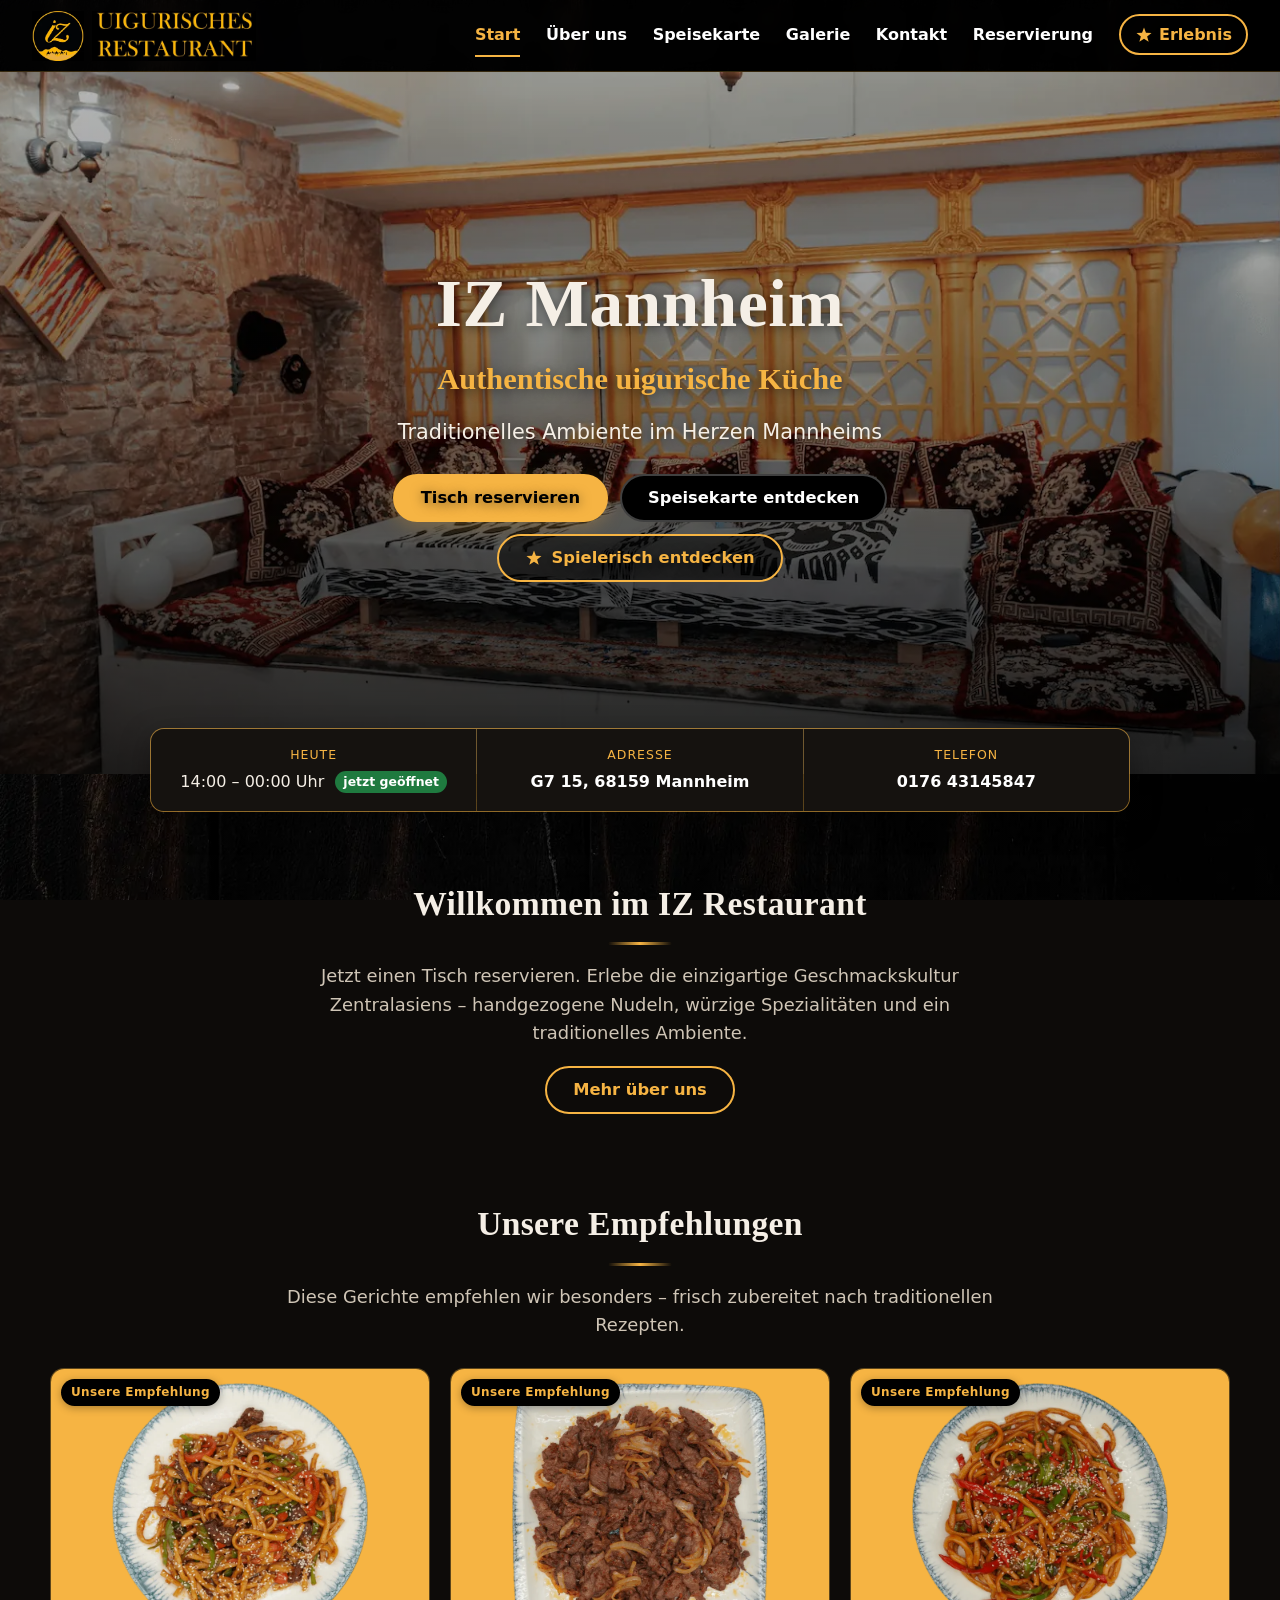
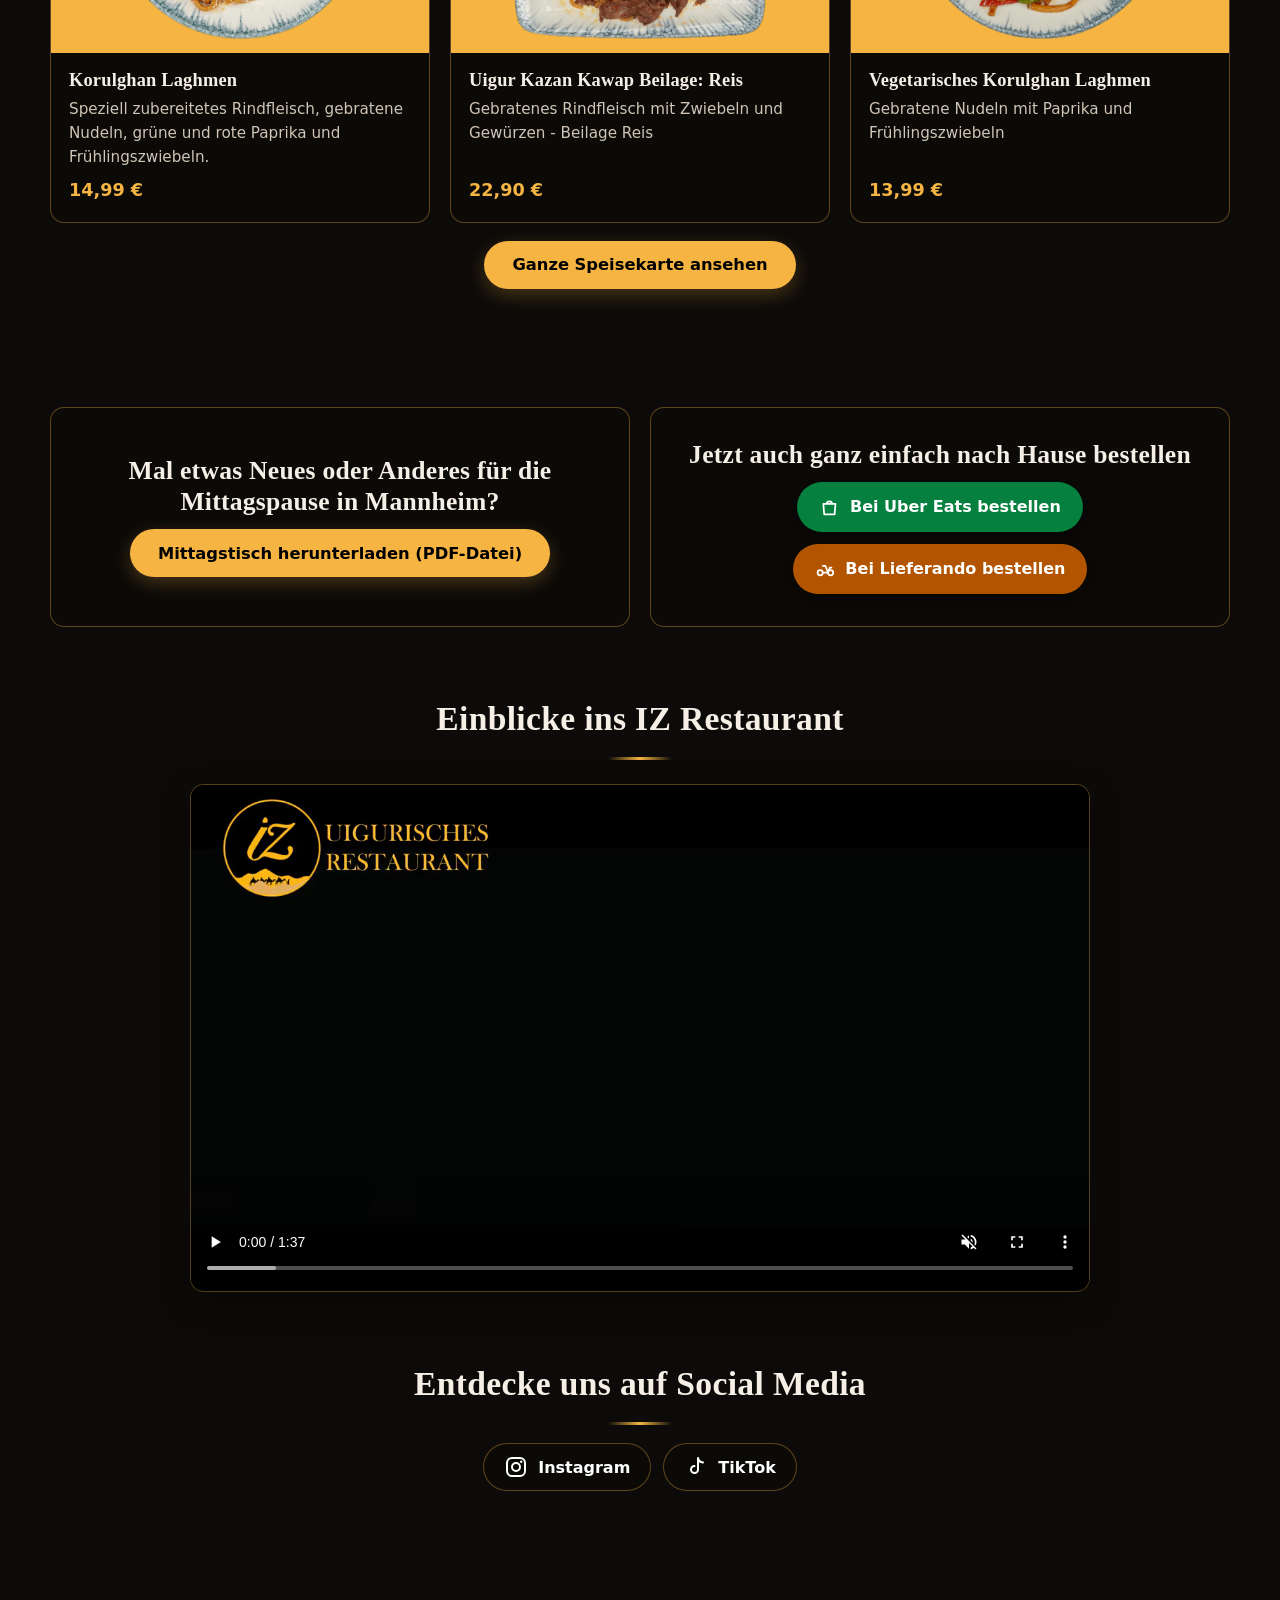
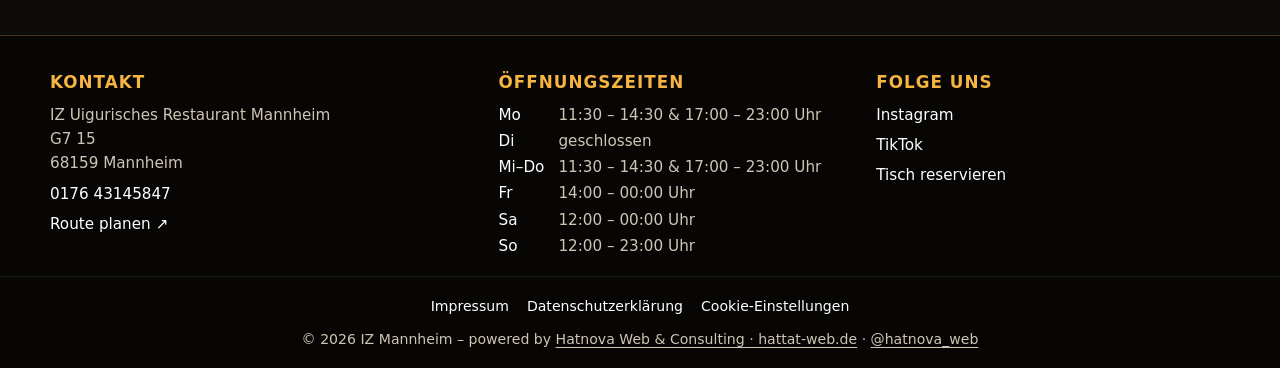
<file: index.html>
<!DOCTYPE html>
<html lang="de">
<head>
  <meta charset="UTF-8">
  <meta name="viewport" content="width=device-width, initial-scale=1.0, viewport-fit=cover">
  <title>Uigurisches Restaurant Mannheim – IZ | Laghmen, Manta &amp; Polo</title>
  <meta name="description" content="IZ Uigurisches Restaurant in Mannheim (G7 15): handgezogene Laghmen-Nudeln, Manta und Polo in traditionellem Ambiente. Tisch reservieren oder bestellen.">
  <link rel="canonical" href="https://iz-mannheim.de/">
  <meta property="og:type" content="website">
  <meta property="og:locale" content="de_DE">
  <meta property="og:site_name" content="IZ Uigurisches Restaurant Mannheim">
  <meta property="og:title" content="Uigurisches Restaurant Mannheim – IZ | Laghmen, Manta &amp; Polo">
  <meta property="og:description" content="IZ Uigurisches Restaurant in Mannheim (G7 15): handgezogene Laghmen-Nudeln, Manta und Polo in traditionellem Ambiente. Tisch reservieren oder bestellen.">
  <meta property="og:url" content="https://iz-mannheim.de/">
  <meta property="og:image" content="https://iz-mannheim.de/assets/images/extra/hero1.webp">
  <meta name="twitter:card" content="summary_large_image">
  <meta name="theme-color" content="#000000">
  <link rel="icon" type="image/png" sizes="48x48" href="assets/images/extra/icon-48.png">
  <link rel="apple-touch-icon" href="assets/images/extra/icon-180.png">
  <link rel="preload" as="image" href="assets/images/extra/hero1-800.webp" imagesrcset="assets/images/extra/hero1-800.webp 800w, assets/images/extra/hero1-1100.webp 1100w, assets/images/extra/hero1.webp 1345w" imagesizes="100vw" fetchpriority="high">
  <link rel="stylesheet" href="css/style.css">
  <script>document.documentElement.classList.add('js')</script>
  <script type="application/ld+json" id="ld-restaurant">{"@context": "https://schema.org", "@type": "Restaurant", "name": "IZ Uigurisches Restaurant Mannheim", "url": "https://iz-mannheim.de/", "image": "https://iz-mannheim.de/assets/images/extra/hero1.webp", "logo": "https://iz-mannheim.de/assets/images/extra/icon-180.png", "servesCuisine": ["Uigurisch", "Zentralasiatisch"], "telephone": "+4917643145847", "priceRange": "€€", "address": {"@type": "PostalAddress", "streetAddress": "G7 15", "postalCode": "68159", "addressLocality": "Mannheim", "addressCountry": "DE"}, "geo": {"@type": "GeoCoordinates", "latitude": 49.49228757, "longitude": 8.45933497}, "hasMenu": "https://iz-mannheim.de/menu.html", "acceptsReservations": "True", "sameAs": ["https://www.instagram.com/izrestaurant.ma?igsh=MWxodnRsc2JiNDZkNg==", "https://www.tiktok.com/@iz.restaurant.ma?_r=1&_t=ZG-95EG0OSbyyG"], "openingHoursSpecification": [{"@type": "OpeningHoursSpecification", "dayOfWeek": "Monday", "opens": "11:30", "closes": "14:30"}, {"@type": "OpeningHoursSpecification", "dayOfWeek": "Monday", "opens": "17:00", "closes": "23:00"}, {"@type": "OpeningHoursSpecification", "dayOfWeek": "Wednesday", "opens": "11:30", "closes": "14:30"}, {"@type": "OpeningHoursSpecification", "dayOfWeek": "Wednesday", "opens": "17:00", "closes": "23:00"}, {"@type": "OpeningHoursSpecification", "dayOfWeek": "Thursday", "opens": "11:30", "closes": "14:30"}, {"@type": "OpeningHoursSpecification", "dayOfWeek": "Thursday", "opens": "17:00", "closes": "23:00"}, {"@type": "OpeningHoursSpecification", "dayOfWeek": "Friday", "opens": "14:00", "closes": "00:00"}, {"@type": "OpeningHoursSpecification", "dayOfWeek": "Saturday", "opens": "12:00", "closes": "00:00"}, {"@type": "OpeningHoursSpecification", "dayOfWeek": "Sunday", "opens": "12:00", "closes": "23:00"}]}</script>
</head>
<body>
<a class="skip-link" href="#main">Zum Inhalt springen</a>
<div id="cookie-banner" class="cookie-banner" role="dialog" aria-label="Hinweis zur Reichweitenmessung">
  <p>Wir möchten anonym messen, wie unsere Website genutzt wird (cookielos, ohne Profile). Externe Inhalte wie Google Maps
    laden wir nur nach deiner Zustimmung. Mehr in der <a href="datenschutz.html">Datenschutzerklärung</a>.</p>
  <div class="cookie-actions">
    <button id="cookie-accept" type="button">Akzeptieren</button>
    <button id="cookie-decline" type="button">Ablehnen</button>
  </div>
</div>
<header class="navbar">
  <a class="logo" href="index.html" aria-label="IZ Uigurisches Restaurant Mannheim – Startseite">
    <img src="assets/images/extra/logo1.webp" alt="" width="52" height="50">
    <img src="assets/images/extra/logo2.webp" alt="IZ Uigurisches Restaurant" width="164" height="50">
  </a>
  <button class="hamburger" id="hamburger" type="button" aria-label="Menü" aria-expanded="false" aria-controls="nav-menu">☰</button>
  <nav aria-label="Hauptnavigation">
    <ul class="nav-menu" id="nav-menu">
      <li><a href="index.html" class="active" aria-current="page">Start</a></li>
      <li><a href="about.html">Über uns</a></li>
      <li><a href="menu.html">Speisekarte</a></li>
      <li><a href="gallery.html">Galerie</a></li>
      <li><a href="contact.html">Kontakt</a></li>
      <li><a href="reservierung.html">Reservierung</a></li>
      <li><a href="https://izmannheim.hattat-web.de" class="nav-play"><svg viewBox="0 0 24 24" aria-hidden="true" width="18" height="18"><path d="M12 2l2.6 6.9L22 9.3l-5.8 4.6 2 7.1L12 17l-6.2 4 2-7.1L2 9.3l7.4-.4z" fill="currentColor"/></svg>Erlebnis</a></li>
    </ul>
  </nav>
</header>

<section class="hero-carousel" aria-label="Eindrücke aus dem Restaurant">
  <div class="hero-slide active"><img src="assets/images/extra/hero1-800.webp"
      srcset="assets/images/extra/hero1-800.webp 800w, assets/images/extra/hero1-1100.webp 1100w, assets/images/extra/hero1.webp 1345w" sizes="100vw"
      alt="Sitzecke mit uigurischen Kissen und Teppichen im IZ Restaurant" fetchpriority="high" width="1345" height="734"></div>
  <div class="hero-slide"><img data-src="assets/images/extra/hero2-800.webp"
      data-srcset="assets/images/extra/hero2-800.webp 800w, assets/images/extra/hero2.webp 1358w" sizes="100vw"
      alt="Sitzbereich mit blauen Kissen, Wandbild und Musikinstrumenten" width="1358" height="886"></div>
  <div class="hero-slide"><img data-src="assets/images/extra/gallery4-800.webp"
      data-srcset="assets/images/extra/gallery4-800.webp 800w, assets/images/extra/gallery4.webp 1050w" sizes="100vw"
      alt="Goldener Torbogen mit Blick in den Gastraum" width="1050" height="670"></div>
  <div class="hero-content">
    <h1 data-text="hero.title">IZ Mannheim</h1>
    <p class="hero-sub" data-text="hero.subtitle">Authentische uigurische Küche</p>
    <p class="hero-text" data-text="hero.text">Traditionelles Ambiente im Herzen Mannheims</p>
    <div class="hero-buttons">
      <a href="reservierung.html" class="btn-new-res" data-text="hero.buttonReserve">Tisch reservieren</a>
      <a href="menu.html" class="btn-dark" data-text="hero.buttonMenu">Speisekarte entdecken</a>
      <a href="https://izmannheim.hattat-web.de" class="btn-play"><svg viewBox="0 0 24 24" aria-hidden="true" width="18" height="18"><path d="M12 2l2.6 6.9L22 9.3l-5.8 4.6 2 7.1L12 17l-6.2 4 2-7.1L2 9.3l7.4-.4z" fill="currentColor"/></svg>Spielerisch entdecken</a>
    </div>
  </div>
</section>

<div class="infobar" aria-label="Kurzinfos">
  <div><span class="label">Heute</span><span id="today-hours">Öffnungszeiten siehe Kontakt</span></div>
  <div><span class="label">Adresse</span><a href="https://www.google.com/maps/dir/?api=1&amp;destination=IZ+Uigurisches+Restaurant+Mannheim+G7+15+68159+Mannheim" target="_blank" rel="noopener noreferrer"><span data-street>G7 15</span>, 68159 Mannheim</a></div>
  <div><span class="label">Telefon</span><a href="tel:+4917643145847" data-phone>0176 43145847</a></div>
</div>

<main id="main">
  <section class="section container narrow reveal">
    <h2 class="section-title" data-text="intro.title">Willkommen im IZ Restaurant</h2>
    <p class="lead" data-text="intro.text">Jetzt einen Tisch reservieren. Erlebe die einzigartige Geschmackskultur Zentralasiens – handgezogene Nudeln, würzige Spezialitäten und ein traditionelles Ambiente.</p>
    <div class="btn-row"><a class="btn-outline" href="about.html">Mehr über uns</a></div>
  </section>

  <section class="section container reveal" aria-labelledby="h-highlights">
    <h2 class="section-title" id="h-highlights" data-text="highlights.title">Unsere Empfehlungen</h2>
    <p class="lead" data-text="highlights.text">Diese Gerichte empfehlen wir besonders – frisch zubereitet nach traditionellen Rezepten.</p>
    <div class="dish-grid" id="dish-highlights"><a class="dish-card" href="menu.html#cat-nudelgerichte"><div class="ph"><span class="badge">Unsere Empfehlung</span><img loading="lazy" decoding="async" src="assets/yemekler/33.webp" alt="Korulghan Laghmen" width="640" height="480"></div><div class="body"><h3>Korulghan Laghmen</h3><p>Speziell zubereitetes Rindfleisch, gebratene Nudeln, grüne und rote Paprika und Frühlingszwiebeln.</p><span class="price">14,99 €</span></div></a><a class="dish-card" href="menu.html#cat-reisgerichte"><div class="ph"><span class="badge">Unsere Empfehlung</span><img loading="lazy" decoding="async" src="assets/yemekler/37.webp" alt="Uigur Kazan Kawap Beilage: Reis" width="640" height="480"></div><div class="body"><h3>Uigur Kazan Kawap Beilage: Reis</h3><p>Gebratenes Rindfleisch mit Zwiebeln und Gewürzen - Beilage Reis</p><span class="price">22,90 €</span></div></a><a class="dish-card" href="menu.html#cat-vegetarisch"><div class="ph"><span class="badge">Unsere Empfehlung</span><img loading="lazy" decoding="async" src="assets/yemekler/61.webp" alt="Vegetarisches Korulghan Laghmen" width="640" height="480"></div><div class="body"><h3>Vegetarisches Korulghan Laghmen</h3><p>Gebratene Nudeln mit Paprika und Frühlingszwiebeln</p><span class="price">13,99 €</span></div></a></div>
    <div class="btn-row"><a class="btn-new-res" href="menu.html">Ganze Speisekarte ansehen</a></div>
  </section>

  <section class="section container reveal">
    <div class="split">
      <div class="panel">
        <h2 data-text="lunch.title">Mal etwas Neues oder Anderes für die Mittagspause in Mannheim?</h2>
        <a id="lunch-link" href="assets/mittag_menu.pdf" class="btn-new-res" download data-text="lunch.button">Mittagstisch herunterladen (PDF-Datei)</a>
      </div>
      <div class="panel">
        <h2 data-text="delivery.title">Jetzt auch ganz einfach nach Hause bestellen</h2>
        <div class="delivery-buttons" id="delivery-buttons"><a class="delivery-btn ubereats" href="https://www.ubereats.com/de/store/iz-uigurisches-restaurant-mannheim/Ur824UdqWp-X-8Qj6ao86g?diningMode=DELIVERY&amp;surfaceName=" target="_blank" rel="noopener noreferrer"><svg viewBox="0 0 24 24" aria-hidden="true"><path d="M5 8h14l-1 12H6L5 8zm4 0a3 3 0 0 1 6 0" fill="none" stroke="currentColor" stroke-width="2" stroke-linecap="round" stroke-linejoin="round"/></svg>Bei Uber Eats bestellen</a><a class="delivery-btn lieferando" href="https://www.lieferando.de/speisekarte/iz-uigurisches-restaurant-mannheim" target="_blank" rel="noopener noreferrer"><svg viewBox="0 0 24 24" aria-hidden="true"><circle cx="6" cy="17" r="3" fill="none" stroke="currentColor" stroke-width="2"/><circle cx="18" cy="17" r="3" fill="none" stroke="currentColor" stroke-width="2"/><path d="M9 17h6l-3-8h-3m6 8 2-6h2" fill="none" stroke="currentColor" stroke-width="2" stroke-linecap="round" stroke-linejoin="round"/></svg>Bei Lieferando bestellen</a></div>
      </div>
    </div>
  </section>

  <section class="section container reveal">
    <h2 class="section-title" data-text="video.title">Einblicke ins IZ Restaurant</h2>
    <div class="video-wrapper">
      <video muted loop playsinline controls preload="none" data-poster="assets/videos/poster.webp" width="1280" height="720"
        aria-label="Video: Einblicke ins IZ Restaurant Mannheim">
        <source src="assets/videos/video.webm" type='video/webm; codecs="av01.0.05M.08, opus"'>
        <source src="assets/videos/video.mp4" type="video/mp4">
        Dein Browser unterstützt dieses Video nicht.
      </video>
    </div>
  </section>

  <section class="section container reveal">
    <h2 class="section-title" data-text="social.title">Entdecke uns auf Social Media</h2>
    <div class="social-media" id="social-links"><a href="https://www.instagram.com/izrestaurant.ma?igsh=MWxodnRsc2JiNDZkNg==" target="_blank" rel="noopener noreferrer"><svg viewBox="0 0 24 24" aria-hidden="true"><rect x="3" y="3" width="18" height="18" rx="5" fill="none" stroke="currentColor" stroke-width="2"/><circle cx="12" cy="12" r="4" fill="none" stroke="currentColor" stroke-width="2"/><circle cx="17.2" cy="6.8" r="1.2" fill="currentColor"/></svg><span>Instagram</span></a><a href="https://www.tiktok.com/@iz.restaurant.ma?_r=1&amp;_t=ZG-95EG0OSbyyG" target="_blank" rel="noopener noreferrer"><svg viewBox="0 0 24 24" aria-hidden="true"><path d="M14 3v11.5a3.5 3.5 0 1 1-3.5-3.5M14 3c.4 2.6 2.1 4.2 5 4.5" fill="none" stroke="currentColor" stroke-width="2" stroke-linecap="round" stroke-linejoin="round"/></svg><span>TikTok</span></a></div>
  </section>
</main>

<footer class="site-footer">
  <div class="footer-grid">
    <div>
      <h2>Kontakt</h2>
      <p data-address>IZ Uigurisches Restaurant Mannheim<br>G7 15<br>68159 Mannheim</p>
      <p><a href="tel:+4917643145847" data-phone>0176 43145847</a></p>
      <p><a href="https://www.google.com/maps/dir/?api=1&amp;destination=IZ+Uigurisches+Restaurant+Mannheim+G7+15+68159+Mannheim" target="_blank" rel="noopener noreferrer">Route planen ↗</a></p>
    </div>
    <div>
      <h2>Öffnungszeiten</h2>
      <dl class="footer-hours" id="footer-hours"><dt>Mo</dt><dd>11:30 – 14:30 &amp; 17:00 – 23:00 Uhr</dd><dt>Di</dt><dd>geschlossen</dd><dt>Mi–Do</dt><dd>11:30 – 14:30 &amp; 17:00 – 23:00 Uhr</dd><dt>Fr</dt><dd>14:00 – 00:00 Uhr</dd><dt>Sa</dt><dd>12:00 – 00:00 Uhr</dd><dt>So</dt><dd>12:00 – 23:00 Uhr</dd></dl>
    </div>
    <div>
      <h2>Folge uns</h2>
      <p><a href="https://www.instagram.com/izrestaurant.ma?igsh=MWxodnRsc2JiNDZkNg==" target="_blank" rel="noopener noreferrer">Instagram</a></p>
      <p><a href="https://www.tiktok.com/@iz.restaurant.ma?_r=1&amp;_t=ZG-95EG0OSbyyG" target="_blank" rel="noopener noreferrer">TikTok</a></p>
      <p><a href="reservierung.html">Tisch reservieren</a></p>
    </div>
  </div>
  <div class="footer-bottom">
    <nav class="footer-nav" aria-label="Rechtliches">
      <a href="impressum.html">Impressum</a>
      <a href="datenschutz.html">Datenschutzerklärung</a>
      <button type="button" class="linklike" data-open-consent>Cookie-Einstellungen</button>
    </nav>
    <p class="footer-copyright">&copy; 2026 IZ Mannheim – powered by <a href="https://hattat-web.de" rel="noopener">Hatnova Web &amp; Consulting · hattat-web.de</a> · <a href="https://www.instagram.com/hatnova_web" rel="noopener">@hatnova_web</a></p>
  </div>
</footer>

<div class="mobile-cta" aria-label="Schnellzugriff">
  <a href="tel:+4917643145847" data-phone-only class="mc-call"><svg viewBox="0 0 24 24" aria-hidden="true"><path d="M5 4h4l2 5-2.5 1.5a11 11 0 0 0 5 5L15 13l5 2v4a2 2 0 0 1-2 2A16 16 0 0 1 3 6a2 2 0 0 1 2-2" fill="none" stroke="currentColor" stroke-width="2" stroke-linejoin="round"/></svg>Anrufen</a>
  <a href="reservierung.html" class="mc-res"><svg viewBox="0 0 24 24" aria-hidden="true"><rect x="3" y="5" width="18" height="16" rx="2" fill="none" stroke="currentColor" stroke-width="2"/><path d="M3 10h18M8 3v4M16 3v4" fill="none" stroke="currentColor" stroke-width="2" stroke-linecap="round"/></svg>Tisch reservieren</a>
</div>
<script src="js/site.js" defer></script>
<script src="js/hero_carousel.js" defer></script>
</body>
</html>
</file>
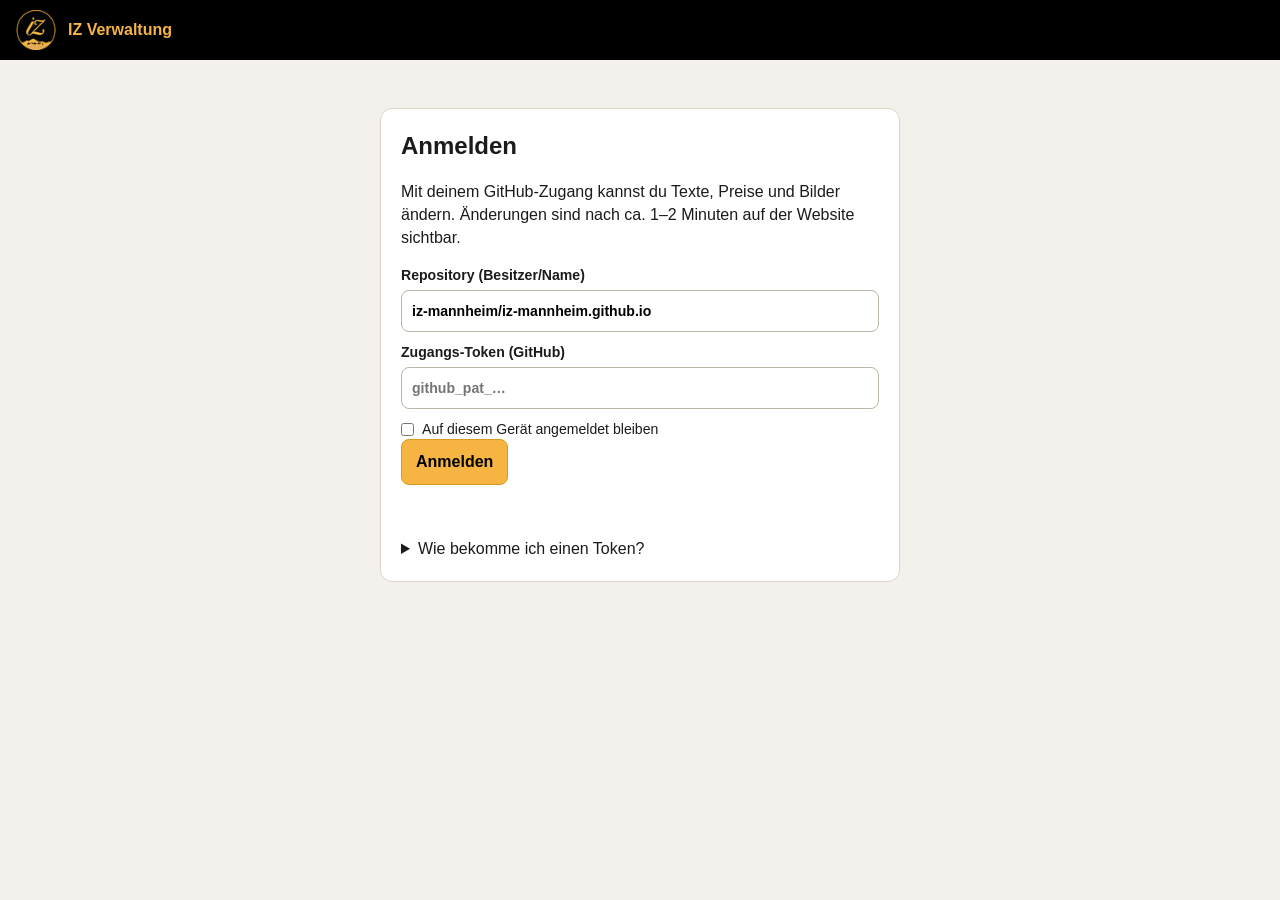
<file: admin/index.html>
<!DOCTYPE html>
<html lang="de">
<head>
  <meta charset="UTF-8">
  <meta name="viewport" content="width=device-width, initial-scale=1.0">
  <meta name="robots" content="noindex, nofollow">
  <title>Verwaltung – IZ Restaurant</title>
  <link rel="icon" type="image/png" href="../assets/images/extra/icon-48.png">
  <link rel="stylesheet" href="admin.css">
</head>
<body>
<header class="top">
  <img src="../assets/images/extra/icon-48.png" alt="" width="40" height="40">
  <strong>IZ Verwaltung</strong>
  <span id="who" class="who"></span>
  <button id="logout" type="button" class="ghost" hidden>Abmelden</button>
</header>

<main id="app">
  <section id="login" class="card narrow">
    <h1>Anmelden</h1>
    <p>Mit deinem GitHub-Zugang kannst du Texte, Preise und Bilder ändern. Änderungen sind nach ca. 1–2 Minuten auf der Website sichtbar.</p>
    <form id="loginForm" autocomplete="off">
      <label>Repository (Besitzer/Name)
        <input id="repo" required placeholder="iz-mannheim/iz-mannheim.github.io" value="iz-mannheim/iz-mannheim.github.io">
      </label>
      <label>Zugangs-Token (GitHub)
        <input id="token" type="password" required autocomplete="off" placeholder="github_pat_…">
      </label>
      <label class="check"><input id="remember" type="checkbox"> Auf diesem Gerät angemeldet bleiben</label>
      <button type="submit" class="primary">Anmelden</button>
      <p id="loginMsg" class="msg" role="alert"></p>
    </form>
    <details><summary>Wie bekomme ich einen Token?</summary>
      <ol>
        <li>Bei GitHub anmelden → Einstellungen → Developer settings → Personal access tokens → <em>Fine-grained tokens</em>.</li>
        <li>„Generate new token“, Repository auswählen, Berechtigung <strong>Contents: Read and write</strong>.</li>
        <li>Token hier einfügen. Er wird nur in deinem Browser gespeichert und nie auf der Website veröffentlicht.</li>
      </ol>
    </details>
  </section>

  <div id="editor" hidden>
    <nav class="tabs" role="tablist" aria-label="Bereiche">
      <button role="tab" data-tab="menu" aria-selected="true">Speisekarte</button>
      <button role="tab" data-tab="texts" aria-selected="false">Texte &amp; Infos</button>
      <button role="tab" data-tab="hours" aria-selected="false">Öffnungszeiten</button>
      <button role="tab" data-tab="report" aria-selected="false">Report</button>
      <button role="tab" data-tab="history" aria-selected="false">Änderungen</button>
    </nav>
    <section id="tab-menu" class="tabpanel"></section>
    <section id="tab-texts" class="tabpanel" hidden></section>
    <section id="tab-hours" class="tabpanel" hidden></section>
    <section id="tab-report" class="tabpanel" hidden></section>
    <section id="tab-history" class="tabpanel" hidden></section>
  </div>
</main>

<div id="savebar" class="savebar" hidden>
  <span id="dirtyInfo">Ungespeicherte Änderungen</span>
  <button id="discard" type="button" class="ghost">Verwerfen</button>
  <button id="publish" type="button" class="primary">Veröffentlichen</button>
</div>
<div id="toast" class="toast" role="status" aria-live="polite"></div>
<script src="admin.js"></script>
</body>
</html>
</file>
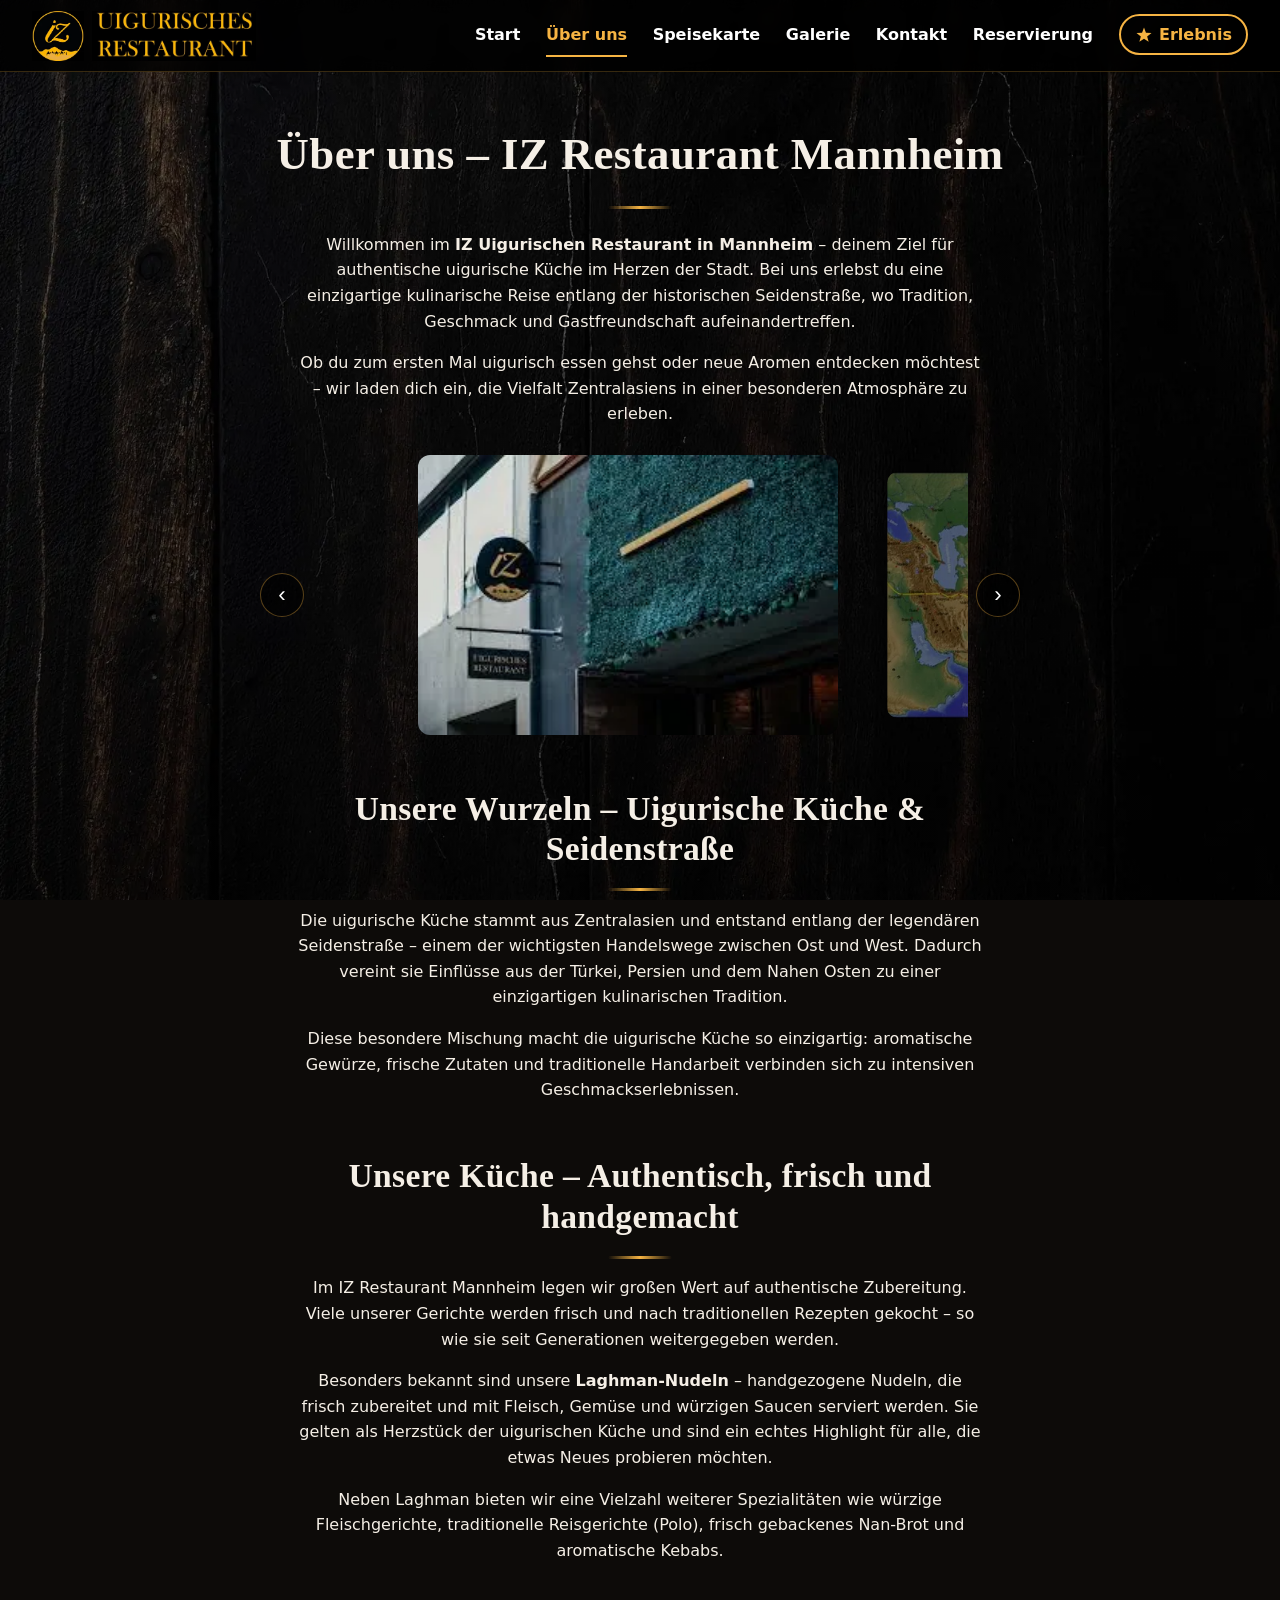
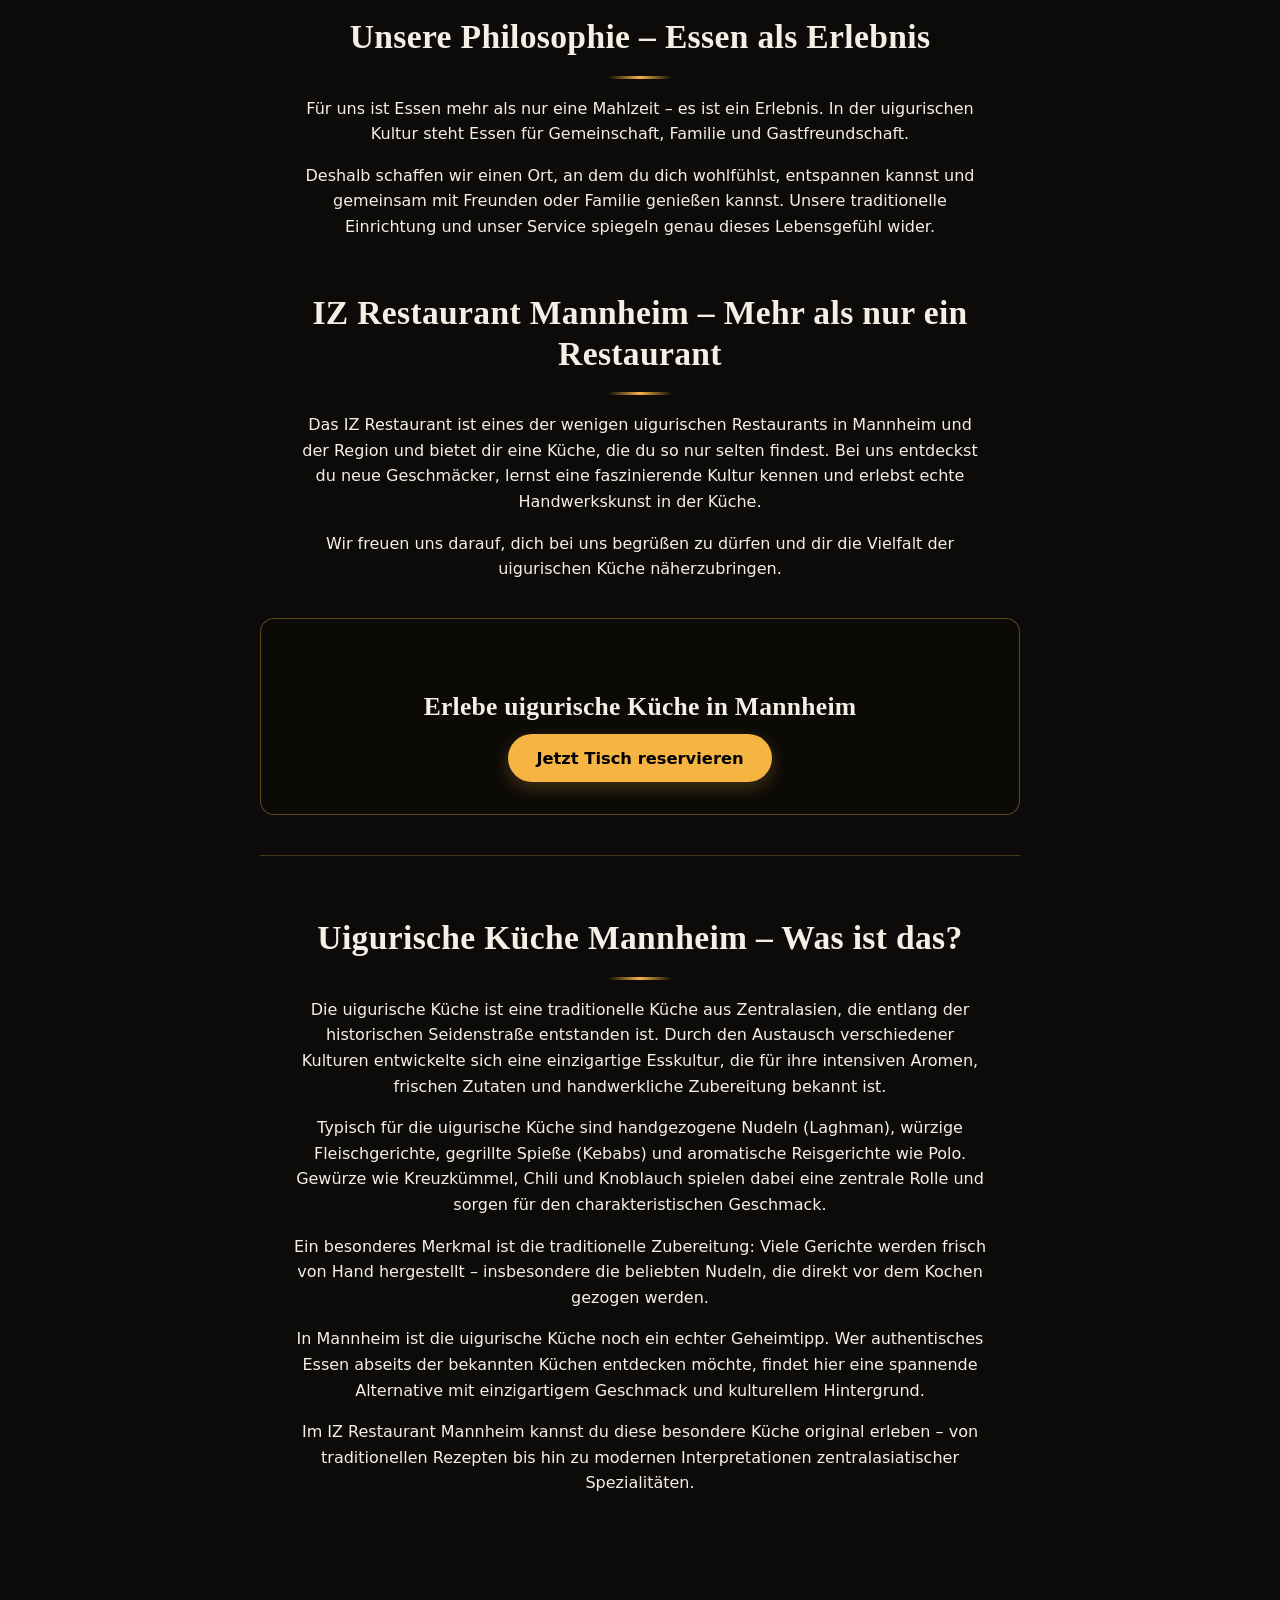
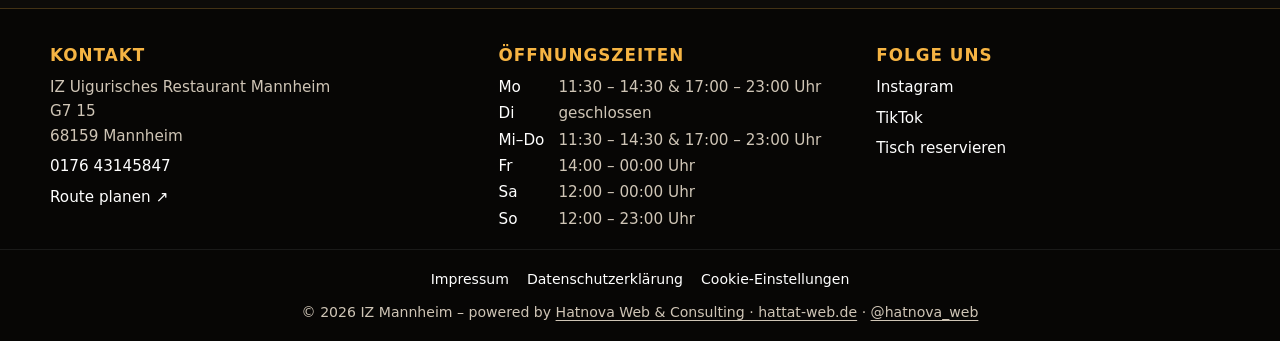
<file: about.html>
<!DOCTYPE html>
<html lang="de">
<head>
  <meta charset="UTF-8">
  <meta name="viewport" content="width=device-width, initial-scale=1.0, viewport-fit=cover">
  <title>Über uns – IZ Restaurant Mannheim | Uigurische Küche &amp; Seidenstraße</title>
  <meta name="description" content="IZ Restaurant Mannheim: authentische uigurische Küche von der Seidenstraße – handgezogene Laghmen-Nudeln, traditionelle Rezepte, besonderes Ambiente.">
  <link rel="canonical" href="https://iz-mannheim.de/about.html">
  <meta property="og:type" content="website">
  <meta property="og:locale" content="de_DE">
  <meta property="og:site_name" content="IZ Uigurisches Restaurant Mannheim">
  <meta property="og:title" content="Über uns – IZ Restaurant Mannheim | Uigurische Küche &amp; Seidenstraße">
  <meta property="og:description" content="IZ Restaurant Mannheim: authentische uigurische Küche von der Seidenstraße – handgezogene Laghmen-Nudeln, traditionelle Rezepte, besonderes Ambiente.">
  <meta property="og:url" content="https://iz-mannheim.de/about.html">
  <meta property="og:image" content="https://iz-mannheim.de/assets/images/extra/hero1.webp">
  <meta name="twitter:card" content="summary_large_image">
  <meta name="theme-color" content="#000000">
  <link rel="icon" type="image/png" sizes="48x48" href="assets/images/extra/icon-48.png">
  <link rel="apple-touch-icon" href="assets/images/extra/icon-180.png">
  <link rel="stylesheet" href="css/style.css">
  <script>document.documentElement.classList.add('js')</script>
  <script type="application/ld+json" id="ld-restaurant">{"@context": "https://schema.org", "@type": "Restaurant", "name": "IZ Uigurisches Restaurant Mannheim", "url": "https://iz-mannheim.de/", "image": "https://iz-mannheim.de/assets/images/extra/hero1.webp", "logo": "https://iz-mannheim.de/assets/images/extra/icon-180.png", "servesCuisine": ["Uigurisch", "Zentralasiatisch"], "telephone": "+4917643145847", "priceRange": "€€", "address": {"@type": "PostalAddress", "streetAddress": "G7 15", "postalCode": "68159", "addressLocality": "Mannheim", "addressCountry": "DE"}, "geo": {"@type": "GeoCoordinates", "latitude": 49.49228757, "longitude": 8.45933497}, "hasMenu": "https://iz-mannheim.de/menu.html", "acceptsReservations": "True", "sameAs": ["https://www.instagram.com/izrestaurant.ma?igsh=MWxodnRsc2JiNDZkNg==", "https://www.tiktok.com/@iz.restaurant.ma?_r=1&_t=ZG-95EG0OSbyyG"], "openingHoursSpecification": [{"@type": "OpeningHoursSpecification", "dayOfWeek": "Monday", "opens": "11:30", "closes": "14:30"}, {"@type": "OpeningHoursSpecification", "dayOfWeek": "Monday", "opens": "17:00", "closes": "23:00"}, {"@type": "OpeningHoursSpecification", "dayOfWeek": "Wednesday", "opens": "11:30", "closes": "14:30"}, {"@type": "OpeningHoursSpecification", "dayOfWeek": "Wednesday", "opens": "17:00", "closes": "23:00"}, {"@type": "OpeningHoursSpecification", "dayOfWeek": "Thursday", "opens": "11:30", "closes": "14:30"}, {"@type": "OpeningHoursSpecification", "dayOfWeek": "Thursday", "opens": "17:00", "closes": "23:00"}, {"@type": "OpeningHoursSpecification", "dayOfWeek": "Friday", "opens": "14:00", "closes": "00:00"}, {"@type": "OpeningHoursSpecification", "dayOfWeek": "Saturday", "opens": "12:00", "closes": "00:00"}, {"@type": "OpeningHoursSpecification", "dayOfWeek": "Sunday", "opens": "12:00", "closes": "23:00"}]}</script>
</head>
<body>
<a class="skip-link" href="#main">Zum Inhalt springen</a>
<div id="cookie-banner" class="cookie-banner" role="dialog" aria-label="Hinweis zur Reichweitenmessung">
  <p>Wir möchten anonym messen, wie unsere Website genutzt wird (cookielos, ohne Profile). Externe Inhalte wie Google Maps
    laden wir nur nach deiner Zustimmung. Mehr in der <a href="datenschutz.html">Datenschutzerklärung</a>.</p>
  <div class="cookie-actions">
    <button id="cookie-accept" type="button">Akzeptieren</button>
    <button id="cookie-decline" type="button">Ablehnen</button>
  </div>
</div>
<header class="navbar">
  <a class="logo" href="index.html" aria-label="IZ Uigurisches Restaurant Mannheim – Startseite">
    <img src="assets/images/extra/logo1.webp" alt="" width="52" height="50">
    <img src="assets/images/extra/logo2.webp" alt="IZ Uigurisches Restaurant" width="164" height="50">
  </a>
  <button class="hamburger" id="hamburger" type="button" aria-label="Menü" aria-expanded="false" aria-controls="nav-menu">☰</button>
  <nav aria-label="Hauptnavigation">
    <ul class="nav-menu" id="nav-menu">
      <li><a href="index.html">Start</a></li>
      <li><a href="about.html" class="active" aria-current="page">Über uns</a></li>
      <li><a href="menu.html">Speisekarte</a></li>
      <li><a href="gallery.html">Galerie</a></li>
      <li><a href="contact.html">Kontakt</a></li>
      <li><a href="reservierung.html">Reservierung</a></li>
      <li><a href="https://izmannheim.hattat-web.de" class="nav-play"><svg viewBox="0 0 24 24" aria-hidden="true" width="18" height="18"><path d="M12 2l2.6 6.9L22 9.3l-5.8 4.6 2 7.1L12 17l-6.2 4 2-7.1L2 9.3l7.4-.4z" fill="currentColor"/></svg>Erlebnis</a></li>
    </ul>
  </nav>
</header>

<main id="main" class="page container narrow about-page prose">
  <div id="about-dynamic">
    <h1 class="section-title">Über uns – IZ Restaurant Mannheim</h1>
    <p>Willkommen im <strong>IZ Uigurischen Restaurant in Mannheim</strong> – deinem Ziel für authentische uigurische Küche im Herzen der Stadt. Bei uns erlebst du eine einzigartige kulinarische Reise entlang der historischen Seidenstraße, wo Tradition, Geschmack und Gastfreundschaft aufeinandertreffen.</p><p>Ob du zum ersten Mal uigurisch essen gehst oder neue Aromen entdecken möchtest – wir laden dich ein, die Vielfalt Zentralasiens in einer besonderen Atmosphäre zu erleben.</p>
    <div id="about-carousel-slot"><section class="carousel-about" aria-label="Bilder aus dem Restaurant"><button class="carousel-btn prev" type="button" aria-label="Vorheriges Bild">&#8249;</button><div class="carousel-track-container"><ul class="carousel-track"><li class="carousel-item"><img src="assets/images/interior1.webp" alt="Eingang des IZ Uigurischen Restaurants mit Logo-Schild" loading="lazy" decoding="async" width="640" height="427"></li><li class="carousel-item"><img src="assets/images/interior2-thumb.webp" alt="Landkarte Zentralasiens mit eingezeichneter Seidenstraße" loading="lazy" decoding="async" width="640" height="427"></li><li class="carousel-item"><img src="assets/images/interior3-thumb.webp" alt="Teller mit Laghmen-Nudeln, Fleisch und Paprika" loading="lazy" decoding="async" width="640" height="427"></li><li class="carousel-item"><img src="assets/images/extra/gallery3-thumb.webp" alt="Langer Gastraum mit Holztischen und Deckenbeleuchtung" loading="lazy" decoding="async" width="640" height="427"></li><li class="carousel-item"><img src="assets/images/interior5-thumb.webp" alt="Gastraum mit Sitzecke, Steinwand und Lichtdecke" loading="lazy" decoding="async" width="640" height="427"></li></ul></div><button class="carousel-btn next" type="button" aria-label="Nächstes Bild">&#8250;</button></section></div>
    <h2 class="section-title">Unsere Wurzeln – Uigurische Küche &amp; Seidenstraße</h2><p>Die uigurische Küche stammt aus Zentralasien und entstand entlang der legendären Seidenstraße – einem der wichtigsten Handelswege zwischen Ost und West. Dadurch vereint sie Einflüsse aus der Türkei, Persien und dem Nahen Osten zu einer einzigartigen kulinarischen Tradition.</p><p>Diese besondere Mischung macht die uigurische Küche so einzigartig: aromatische Gewürze, frische Zutaten und traditionelle Handarbeit verbinden sich zu intensiven Geschmackserlebnissen.</p><h2 class="section-title">Unsere Küche – Authentisch, frisch und handgemacht</h2><p>Im IZ Restaurant Mannheim legen wir großen Wert auf authentische Zubereitung. Viele unserer Gerichte werden frisch und nach traditionellen Rezepten gekocht – so wie sie seit Generationen weitergegeben werden.</p><p>Besonders bekannt sind unsere <strong>Laghman-Nudeln</strong> – handgezogene Nudeln, die frisch zubereitet und mit Fleisch, Gemüse und würzigen Saucen serviert werden. Sie gelten als Herzstück der uigurischen Küche und sind ein echtes Highlight für alle, die etwas Neues probieren möchten.</p><p>Neben Laghman bieten wir eine Vielzahl weiterer Spezialitäten wie würzige Fleischgerichte, traditionelle Reisgerichte (Polo), frisch gebackenes Nan-Brot und aromatische Kebabs.</p><h2 class="section-title">Unsere Philosophie – Essen als Erlebnis</h2><p>Für uns ist Essen mehr als nur eine Mahlzeit – es ist ein Erlebnis. In der uigurischen Kultur steht Essen für Gemeinschaft, Familie und Gastfreundschaft.</p><p>Deshalb schaffen wir einen Ort, an dem du dich wohlfühlst, entspannen kannst und gemeinsam mit Freunden oder Familie genießen kannst. Unsere traditionelle Einrichtung und unser Service spiegeln genau dieses Lebensgefühl wider.</p><h2 class="section-title">IZ Restaurant Mannheim – Mehr als nur ein Restaurant</h2><p>Das IZ Restaurant ist eines der wenigen uigurischen Restaurants in Mannheim und der Region und bietet dir eine Küche, die du so nur selten findest. Bei uns entdeckst du neue Geschmäcker, lernst eine faszinierende Kultur kennen und erlebst echte Handwerkskunst in der Küche.</p><p>Wir freuen uns darauf, dich bei uns begrüßen zu dürfen und dir die Vielfalt der uigurischen Küche näherzubringen.</p>
    <div class="about-cta panel"><h2>Erlebe uigurische Küche in Mannheim</h2><a href="reservierung.html" class="btn-new-res">Jetzt Tisch reservieren</a></div>
    <section class="about-explainer"><h2 class="section-title">Uigurische Küche Mannheim – Was ist das?</h2><p>Die uigurische Küche ist eine traditionelle Küche aus Zentralasien, die entlang der historischen Seidenstraße entstanden ist. Durch den Austausch verschiedener Kulturen entwickelte sich eine einzigartige Esskultur, die für ihre intensiven Aromen, frischen Zutaten und handwerkliche Zubereitung bekannt ist.</p><p>Typisch für die uigurische Küche sind handgezogene Nudeln (Laghman), würzige Fleischgerichte, gegrillte Spieße (Kebabs) und aromatische Reisgerichte wie Polo. Gewürze wie Kreuzkümmel, Chili und Knoblauch spielen dabei eine zentrale Rolle und sorgen für den charakteristischen Geschmack.</p><p>Ein besonderes Merkmal ist die traditionelle Zubereitung: Viele Gerichte werden frisch von Hand hergestellt – insbesondere die beliebten Nudeln, die direkt vor dem Kochen gezogen werden.</p><p>In Mannheim ist die uigurische Küche noch ein echter Geheimtipp. Wer authentisches Essen abseits der bekannten Küchen entdecken möchte, findet hier eine spannende Alternative mit einzigartigem Geschmack und kulturellem Hintergrund.</p><p>Im IZ Restaurant Mannheim kannst du diese besondere Küche original erleben – von traditionellen Rezepten bis hin zu modernen Interpretationen zentralasiatischer Spezialitäten.</p></section>
  </div>
</main>

<footer class="site-footer">
  <div class="footer-grid">
    <div>
      <h2>Kontakt</h2>
      <p data-address>IZ Uigurisches Restaurant Mannheim<br>G7 15<br>68159 Mannheim</p>
      <p><a href="tel:+4917643145847" data-phone>0176 43145847</a></p>
      <p><a href="https://www.google.com/maps/dir/?api=1&amp;destination=IZ+Uigurisches+Restaurant+Mannheim+G7+15+68159+Mannheim" target="_blank" rel="noopener noreferrer">Route planen ↗</a></p>
    </div>
    <div>
      <h2>Öffnungszeiten</h2>
      <dl class="footer-hours" id="footer-hours"><dt>Mo</dt><dd>11:30 – 14:30 &amp; 17:00 – 23:00 Uhr</dd><dt>Di</dt><dd>geschlossen</dd><dt>Mi–Do</dt><dd>11:30 – 14:30 &amp; 17:00 – 23:00 Uhr</dd><dt>Fr</dt><dd>14:00 – 00:00 Uhr</dd><dt>Sa</dt><dd>12:00 – 00:00 Uhr</dd><dt>So</dt><dd>12:00 – 23:00 Uhr</dd></dl>
    </div>
    <div>
      <h2>Folge uns</h2>
      <p><a href="https://www.instagram.com/izrestaurant.ma?igsh=MWxodnRsc2JiNDZkNg==" target="_blank" rel="noopener noreferrer">Instagram</a></p>
      <p><a href="https://www.tiktok.com/@iz.restaurant.ma?_r=1&amp;_t=ZG-95EG0OSbyyG" target="_blank" rel="noopener noreferrer">TikTok</a></p>
      <p><a href="reservierung.html">Tisch reservieren</a></p>
    </div>
  </div>
  <div class="footer-bottom">
    <nav class="footer-nav" aria-label="Rechtliches">
      <a href="impressum.html">Impressum</a>
      <a href="datenschutz.html">Datenschutzerklärung</a>
      <button type="button" class="linklike" data-open-consent>Cookie-Einstellungen</button>
    </nav>
    <p class="footer-copyright">&copy; 2026 IZ Mannheim – powered by <a href="https://hattat-web.de" rel="noopener">Hatnova Web &amp; Consulting · hattat-web.de</a> · <a href="https://www.instagram.com/hatnova_web" rel="noopener">@hatnova_web</a></p>
  </div>
</footer>

<div class="mobile-cta" aria-label="Schnellzugriff">
  <a href="tel:+4917643145847" data-phone-only class="mc-call"><svg viewBox="0 0 24 24" aria-hidden="true"><path d="M5 4h4l2 5-2.5 1.5a11 11 0 0 0 5 5L15 13l5 2v4a2 2 0 0 1-2 2A16 16 0 0 1 3 6a2 2 0 0 1 2-2" fill="none" stroke="currentColor" stroke-width="2" stroke-linejoin="round"/></svg>Anrufen</a>
  <a href="reservierung.html" class="mc-res"><svg viewBox="0 0 24 24" aria-hidden="true"><rect x="3" y="5" width="18" height="16" rx="2" fill="none" stroke="currentColor" stroke-width="2"/><path d="M3 10h18M8 3v4M16 3v4" fill="none" stroke="currentColor" stroke-width="2" stroke-linecap="round"/></svg>Tisch reservieren</a>
</div>
<script src="js/site.js" defer></script>
<script src="js/about_carousel.js" defer></script>
</body>
</html>
</file>
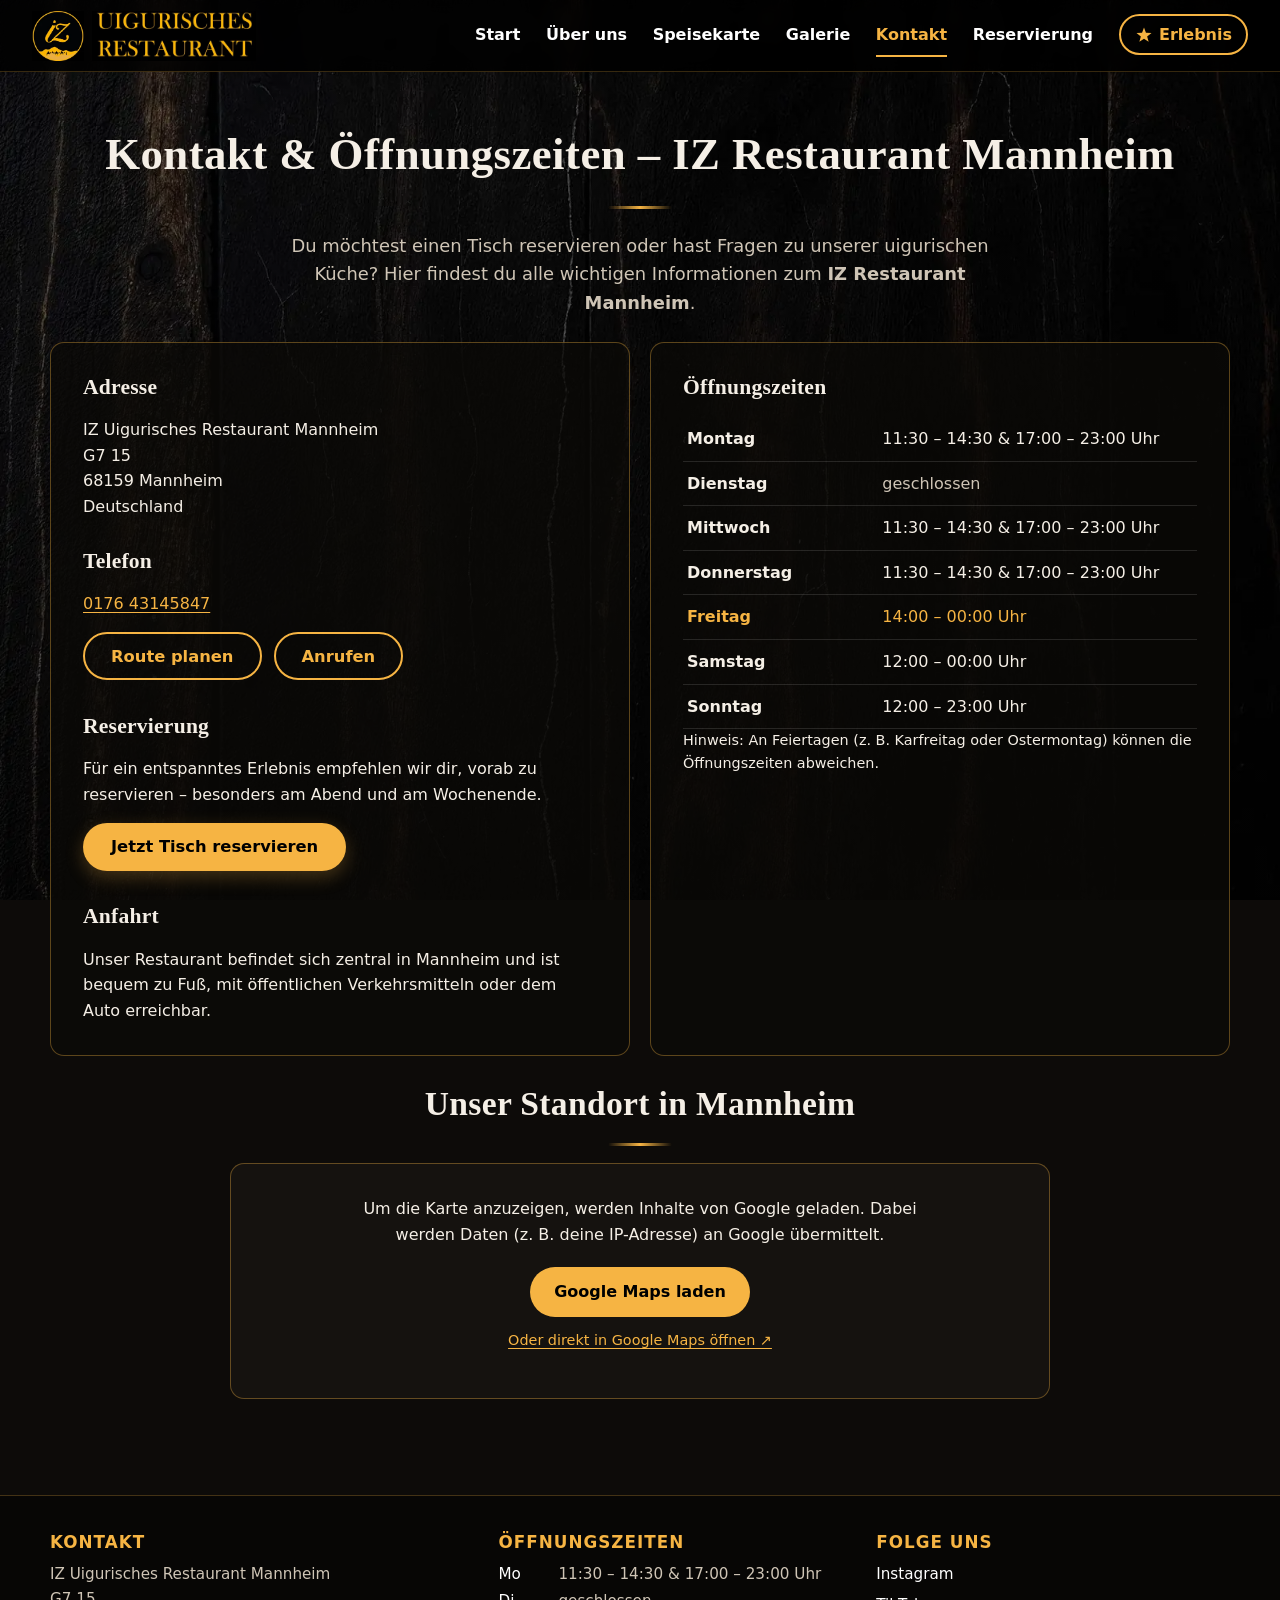
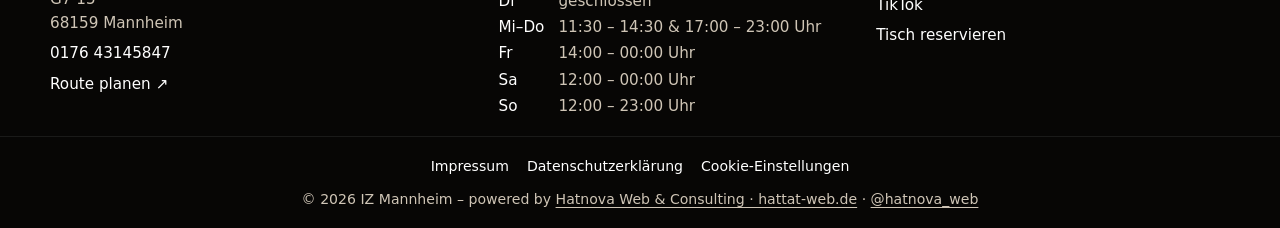
<file: contact.html>
<!DOCTYPE html>
<html lang="de">
<head>
  <meta charset="UTF-8">
  <meta name="viewport" content="width=device-width, initial-scale=1.0, viewport-fit=cover">
  <title>Kontakt &amp; Öffnungszeiten – IZ Restaurant Mannheim | G7 15</title>
  <meta name="description" content="Kontakt zum IZ Uigurischen Restaurant Mannheim: Adresse G7 15, 68159 Mannheim, Telefon, Öffnungszeiten und Anfahrt. Jetzt Tisch reservieren.">
  <link rel="canonical" href="https://iz-mannheim.de/contact.html">
  <meta property="og:type" content="website">
  <meta property="og:locale" content="de_DE">
  <meta property="og:site_name" content="IZ Uigurisches Restaurant Mannheim">
  <meta property="og:title" content="Kontakt &amp; Öffnungszeiten – IZ Restaurant Mannheim | G7 15">
  <meta property="og:description" content="Kontakt zum IZ Uigurischen Restaurant Mannheim: Adresse G7 15, 68159 Mannheim, Telefon, Öffnungszeiten und Anfahrt. Jetzt Tisch reservieren.">
  <meta property="og:url" content="https://iz-mannheim.de/contact.html">
  <meta property="og:image" content="https://iz-mannheim.de/assets/images/extra/hero1.webp">
  <meta name="twitter:card" content="summary_large_image">
  <meta name="theme-color" content="#000000">
  <link rel="icon" type="image/png" sizes="48x48" href="assets/images/extra/icon-48.png">
  <link rel="apple-touch-icon" href="assets/images/extra/icon-180.png">
  <link rel="stylesheet" href="css/style.css">
  <script>document.documentElement.classList.add('js')</script>
  <script type="application/ld+json" id="ld-restaurant">{"@context": "https://schema.org", "@type": "Restaurant", "name": "IZ Uigurisches Restaurant Mannheim", "url": "https://iz-mannheim.de/", "image": "https://iz-mannheim.de/assets/images/extra/hero1.webp", "logo": "https://iz-mannheim.de/assets/images/extra/icon-180.png", "servesCuisine": ["Uigurisch", "Zentralasiatisch"], "telephone": "+4917643145847", "priceRange": "€€", "address": {"@type": "PostalAddress", "streetAddress": "G7 15", "postalCode": "68159", "addressLocality": "Mannheim", "addressCountry": "DE"}, "geo": {"@type": "GeoCoordinates", "latitude": 49.49228757, "longitude": 8.45933497}, "hasMenu": "https://iz-mannheim.de/menu.html", "acceptsReservations": "True", "sameAs": ["https://www.instagram.com/izrestaurant.ma?igsh=MWxodnRsc2JiNDZkNg==", "https://www.tiktok.com/@iz.restaurant.ma?_r=1&_t=ZG-95EG0OSbyyG"], "openingHoursSpecification": [{"@type": "OpeningHoursSpecification", "dayOfWeek": "Monday", "opens": "11:30", "closes": "14:30"}, {"@type": "OpeningHoursSpecification", "dayOfWeek": "Monday", "opens": "17:00", "closes": "23:00"}, {"@type": "OpeningHoursSpecification", "dayOfWeek": "Wednesday", "opens": "11:30", "closes": "14:30"}, {"@type": "OpeningHoursSpecification", "dayOfWeek": "Wednesday", "opens": "17:00", "closes": "23:00"}, {"@type": "OpeningHoursSpecification", "dayOfWeek": "Thursday", "opens": "11:30", "closes": "14:30"}, {"@type": "OpeningHoursSpecification", "dayOfWeek": "Thursday", "opens": "17:00", "closes": "23:00"}, {"@type": "OpeningHoursSpecification", "dayOfWeek": "Friday", "opens": "14:00", "closes": "00:00"}, {"@type": "OpeningHoursSpecification", "dayOfWeek": "Saturday", "opens": "12:00", "closes": "00:00"}, {"@type": "OpeningHoursSpecification", "dayOfWeek": "Sunday", "opens": "12:00", "closes": "23:00"}]}</script>
</head>
<body>
<a class="skip-link" href="#main">Zum Inhalt springen</a>
<div id="cookie-banner" class="cookie-banner" role="dialog" aria-label="Hinweis zur Reichweitenmessung">
  <p>Wir möchten anonym messen, wie unsere Website genutzt wird (cookielos, ohne Profile). Externe Inhalte wie Google Maps
    laden wir nur nach deiner Zustimmung. Mehr in der <a href="datenschutz.html">Datenschutzerklärung</a>.</p>
  <div class="cookie-actions">
    <button id="cookie-accept" type="button">Akzeptieren</button>
    <button id="cookie-decline" type="button">Ablehnen</button>
  </div>
</div>
<header class="navbar">
  <a class="logo" href="index.html" aria-label="IZ Uigurisches Restaurant Mannheim – Startseite">
    <img src="assets/images/extra/logo1.webp" alt="" width="52" height="50">
    <img src="assets/images/extra/logo2.webp" alt="IZ Uigurisches Restaurant" width="164" height="50">
  </a>
  <button class="hamburger" id="hamburger" type="button" aria-label="Menü" aria-expanded="false" aria-controls="nav-menu">☰</button>
  <nav aria-label="Hauptnavigation">
    <ul class="nav-menu" id="nav-menu">
      <li><a href="index.html">Start</a></li>
      <li><a href="about.html">Über uns</a></li>
      <li><a href="menu.html">Speisekarte</a></li>
      <li><a href="gallery.html">Galerie</a></li>
      <li><a href="contact.html" class="active" aria-current="page">Kontakt</a></li>
      <li><a href="reservierung.html">Reservierung</a></li>
      <li><a href="https://izmannheim.hattat-web.de" class="nav-play"><svg viewBox="0 0 24 24" aria-hidden="true" width="18" height="18"><path d="M12 2l2.6 6.9L22 9.3l-5.8 4.6 2 7.1L12 17l-6.2 4 2-7.1L2 9.3l7.4-.4z" fill="currentColor"/></svg>Erlebnis</a></li>
    </ul>
  </nav>
</header>

<main id="main" class="page container">
  <h1 class="section-title" data-text="contact.title">Kontakt &amp; Öffnungszeiten – IZ Restaurant Mannheim</h1>
  <p class="lead" data-rich="contact.intro">Du möchtest einen Tisch reservieren oder hast Fragen zu unserer uigurischen Küche? Hier findest du alle wichtigen Informationen zum <strong>IZ Restaurant Mannheim</strong>.</p>
  <div class="contact-grid">
    <div class="panel">
      <h2>Adresse</h2>
      <p data-address="full">IZ Uigurisches Restaurant Mannheim<br>G7 15<br>68159 Mannheim<br>Deutschland</p>
      <h2>Telefon</h2>
      <p><a href="tel:+4917643145847" data-phone>0176 43145847</a></p>
      <div class="btn-row"><a class="btn-outline" href="https://www.google.com/maps/dir/?api=1&amp;destination=IZ+Uigurisches+Restaurant+Mannheim+G7+15+68159+Mannheim" target="_blank" rel="noopener noreferrer">Route planen</a>
        <a class="btn-outline" href="tel:+4917643145847" data-phone-only>Anrufen</a></div>
      <h2>Reservierung</h2>
      <p data-text="contact.reservationText">Für ein entspanntes Erlebnis empfehlen wir dir, vorab zu reservieren – besonders am Abend und am Wochenende.</p>
      <div class="btn-row"><a href="reservierung.html" class="btn-new-res">Jetzt Tisch reservieren</a></div>
      <h2>Anfahrt</h2>
      <p data-text="contact.directionsText">Unser Restaurant befindet sich zentral in Mannheim und ist bequem zu Fuß, mit öffentlichen Verkehrsmitteln oder dem Auto erreichbar.</p>
    </div>
    <div class="panel">
      <h2>Öffnungszeiten</h2>
      <div class="opening-hours" id="opening-hours"><table class="hours-table"><caption class="sr-only">Öffnungszeiten</caption><tbody><tr data-dow="Monday"><th scope="row">Montag</th><td>11:30 – 14:30 &amp; 17:00 – 23:00 Uhr</td></tr><tr class="closed" data-dow="Tuesday"><th scope="row">Dienstag</th><td>geschlossen</td></tr><tr data-dow="Wednesday"><th scope="row">Mittwoch</th><td>11:30 – 14:30 &amp; 17:00 – 23:00 Uhr</td></tr><tr data-dow="Thursday"><th scope="row">Donnerstag</th><td>11:30 – 14:30 &amp; 17:00 – 23:00 Uhr</td></tr><tr data-dow="Friday"><th scope="row">Freitag</th><td>14:00 – 00:00 Uhr</td></tr><tr data-dow="Saturday"><th scope="row">Samstag</th><td>12:00 – 00:00 Uhr</td></tr><tr data-dow="Sunday"><th scope="row">Sonntag</th><td>12:00 – 23:00 Uhr</td></tr></tbody></table><p class="note">Hinweis: An Feiertagen (z. B. Karfreitag oder Ostermontag) können die Öffnungszeiten abweichen.</p></div>
    </div>
  </div>

  <section class="map-section">
    <h2 class="section-title">Unser Standort in Mannheim</h2>
    <div class="iframe-consent" data-type="maps" data-title="Karte: IZ Uigurisches Restaurant Mannheim" data-height="420">
      <p>Um die Karte anzuzeigen, werden Inhalte von Google geladen. Dabei werden Daten (z. B. deine IP-Adresse) an Google übermittelt.</p>
      <button type="button" data-load-embed>Google Maps laden</button>
      <p class="note"><a href="https://www.google.com/maps/dir/?api=1&amp;destination=IZ+Uigurisches+Restaurant+Mannheim+G7+15+68159+Mannheim" target="_blank" rel="noopener noreferrer">Oder direkt in Google Maps öffnen ↗</a></p>
    </div>
  </section>
</main>

<footer class="site-footer">
  <div class="footer-grid">
    <div>
      <h2>Kontakt</h2>
      <p data-address>IZ Uigurisches Restaurant Mannheim<br>G7 15<br>68159 Mannheim</p>
      <p><a href="tel:+4917643145847" data-phone>0176 43145847</a></p>
      <p><a href="https://www.google.com/maps/dir/?api=1&amp;destination=IZ+Uigurisches+Restaurant+Mannheim+G7+15+68159+Mannheim" target="_blank" rel="noopener noreferrer">Route planen ↗</a></p>
    </div>
    <div>
      <h2>Öffnungszeiten</h2>
      <dl class="footer-hours" id="footer-hours"><dt>Mo</dt><dd>11:30 – 14:30 &amp; 17:00 – 23:00 Uhr</dd><dt>Di</dt><dd>geschlossen</dd><dt>Mi–Do</dt><dd>11:30 – 14:30 &amp; 17:00 – 23:00 Uhr</dd><dt>Fr</dt><dd>14:00 – 00:00 Uhr</dd><dt>Sa</dt><dd>12:00 – 00:00 Uhr</dd><dt>So</dt><dd>12:00 – 23:00 Uhr</dd></dl>
    </div>
    <div>
      <h2>Folge uns</h2>
      <p><a href="https://www.instagram.com/izrestaurant.ma?igsh=MWxodnRsc2JiNDZkNg==" target="_blank" rel="noopener noreferrer">Instagram</a></p>
      <p><a href="https://www.tiktok.com/@iz.restaurant.ma?_r=1&amp;_t=ZG-95EG0OSbyyG" target="_blank" rel="noopener noreferrer">TikTok</a></p>
      <p><a href="reservierung.html">Tisch reservieren</a></p>
    </div>
  </div>
  <div class="footer-bottom">
    <nav class="footer-nav" aria-label="Rechtliches">
      <a href="impressum.html">Impressum</a>
      <a href="datenschutz.html">Datenschutzerklärung</a>
      <button type="button" class="linklike" data-open-consent>Cookie-Einstellungen</button>
    </nav>
    <p class="footer-copyright">&copy; 2026 IZ Mannheim – powered by <a href="https://hattat-web.de" rel="noopener">Hatnova Web &amp; Consulting · hattat-web.de</a> · <a href="https://www.instagram.com/hatnova_web" rel="noopener">@hatnova_web</a></p>
  </div>
</footer>

<div class="mobile-cta" aria-label="Schnellzugriff">
  <a href="tel:+4917643145847" data-phone-only class="mc-call"><svg viewBox="0 0 24 24" aria-hidden="true"><path d="M5 4h4l2 5-2.5 1.5a11 11 0 0 0 5 5L15 13l5 2v4a2 2 0 0 1-2 2A16 16 0 0 1 3 6a2 2 0 0 1 2-2" fill="none" stroke="currentColor" stroke-width="2" stroke-linejoin="round"/></svg>Anrufen</a>
  <a href="reservierung.html" class="mc-res"><svg viewBox="0 0 24 24" aria-hidden="true"><rect x="3" y="5" width="18" height="16" rx="2" fill="none" stroke="currentColor" stroke-width="2"/><path d="M3 10h18M8 3v4M16 3v4" fill="none" stroke="currentColor" stroke-width="2" stroke-linecap="round"/></svg>Tisch reservieren</a>
</div>
<script src="js/site.js" defer></script>
</body>
</html>
</file>
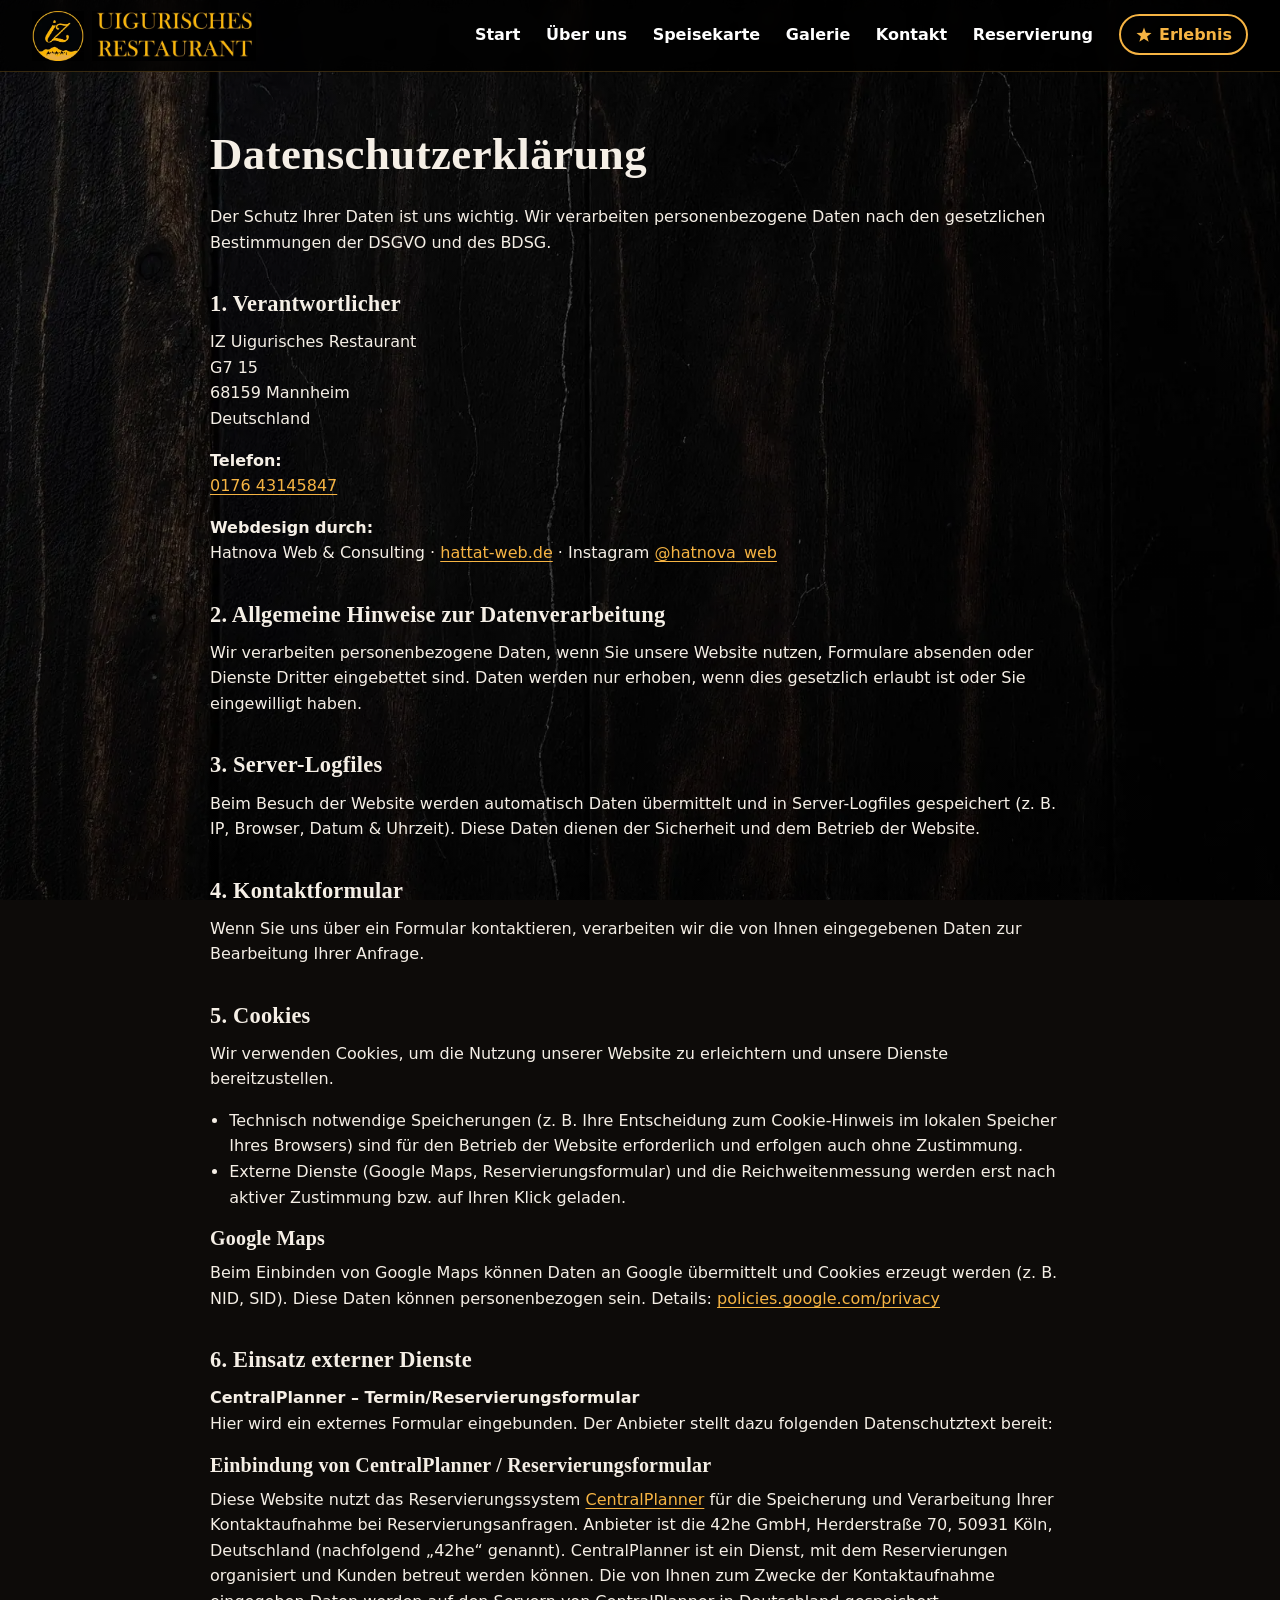
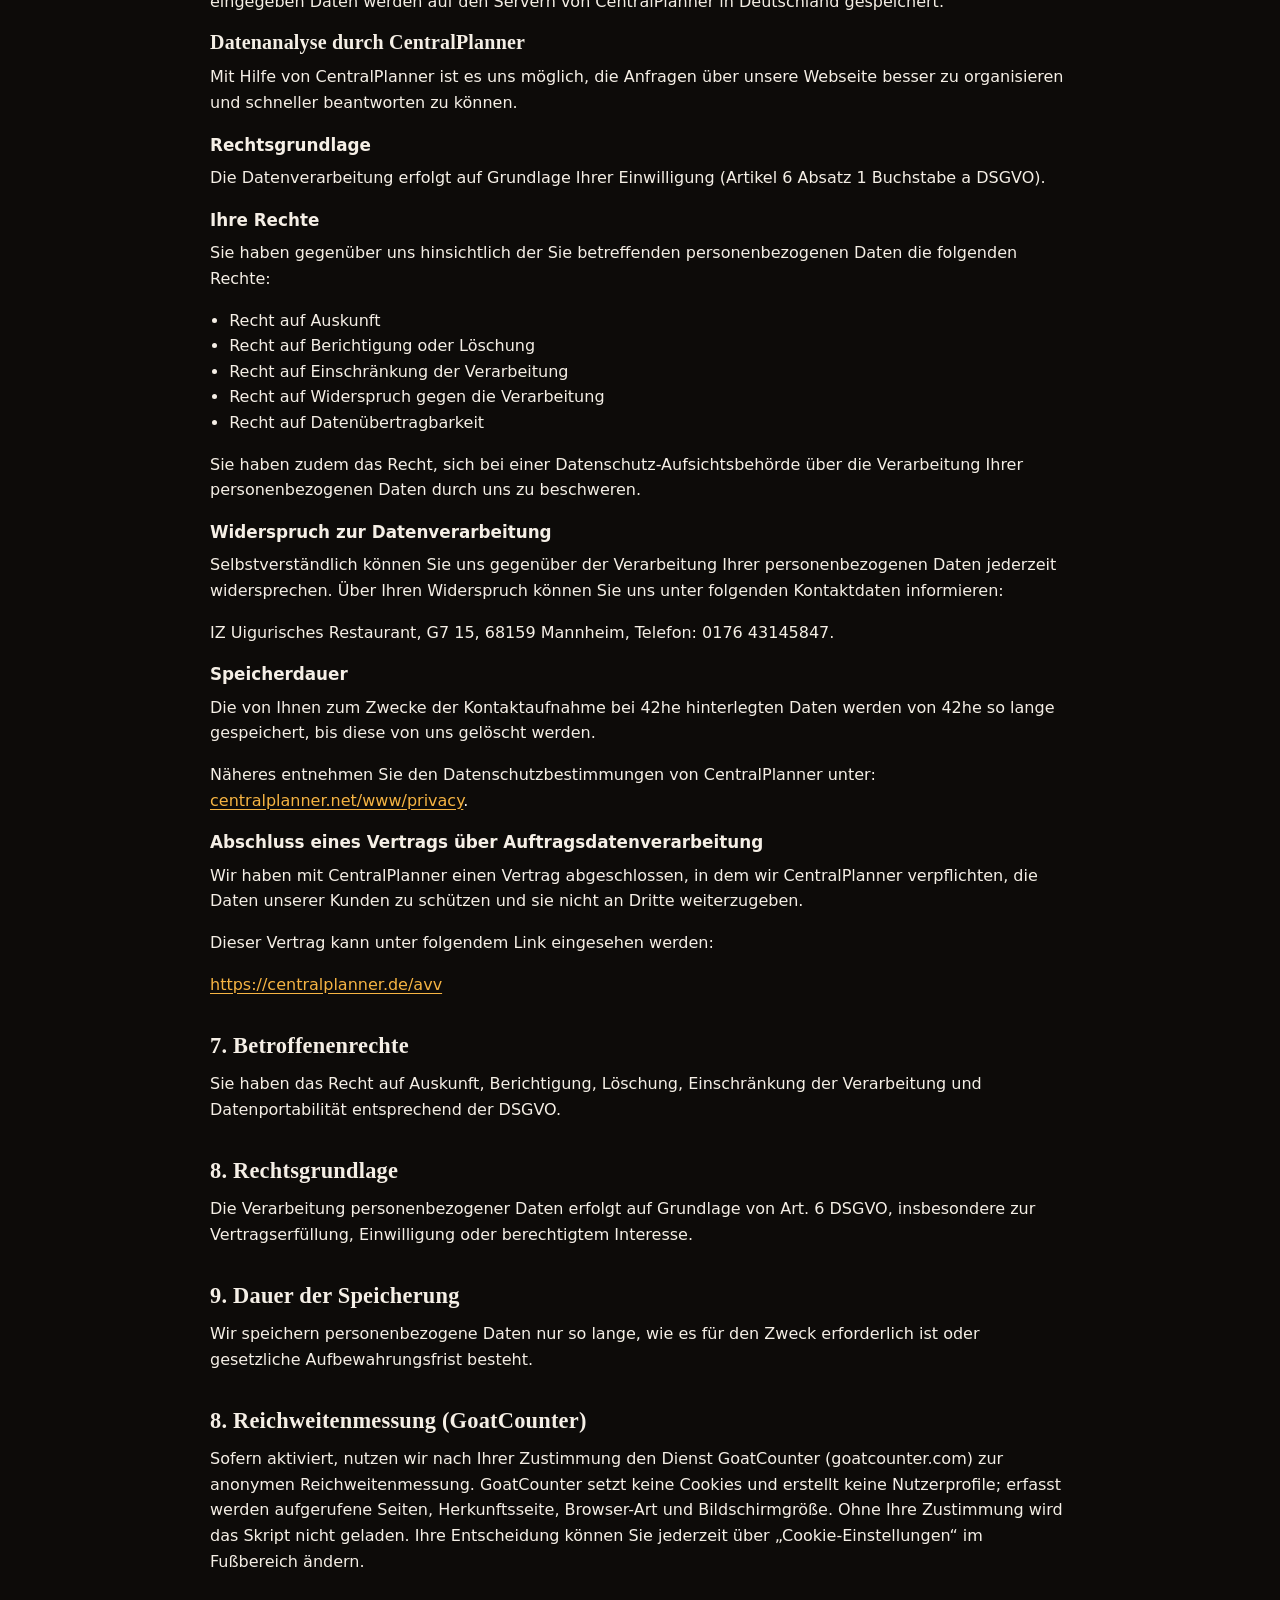
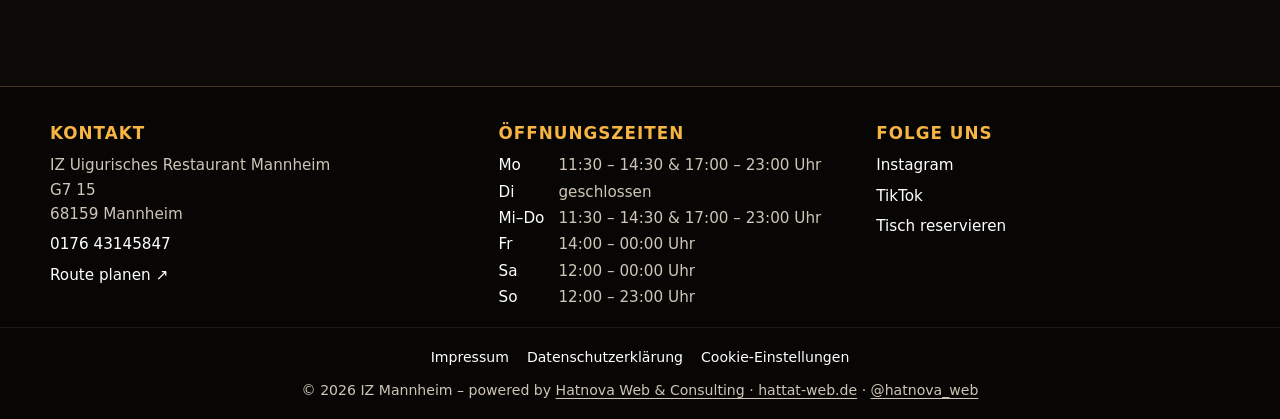
<file: datenschutz.html>
<!DOCTYPE html>
<html lang="de">
<head>
  <meta charset="UTF-8">
  <meta name="viewport" content="width=device-width, initial-scale=1.0, viewport-fit=cover">
  <title>Datenschutzerklärung – IZ Uigurisches Restaurant Mannheim</title>
  <meta name="description" content="Datenschutzerklärung des IZ Uigurischen Restaurants Mannheim.">
  <link rel="canonical" href="https://iz-mannheim.de/datenschutz.html">
  <meta property="og:type" content="website">
  <meta property="og:locale" content="de_DE">
  <meta property="og:site_name" content="IZ Uigurisches Restaurant Mannheim">
  <meta property="og:title" content="Datenschutzerklärung – IZ Uigurisches Restaurant Mannheim">
  <meta property="og:description" content="Datenschutzerklärung des IZ Uigurischen Restaurants Mannheim.">
  <meta property="og:url" content="https://iz-mannheim.de/datenschutz.html">
  <meta property="og:image" content="https://iz-mannheim.de/assets/images/extra/hero1.webp">
  <meta name="twitter:card" content="summary_large_image">
  <meta name="theme-color" content="#000000">
  <link rel="icon" type="image/png" sizes="48x48" href="assets/images/extra/icon-48.png">
  <link rel="apple-touch-icon" href="assets/images/extra/icon-180.png">
  <link rel="stylesheet" href="css/style.css">
  <script>document.documentElement.classList.add('js')</script>
  <script type="application/ld+json" id="ld-restaurant">{"@context": "https://schema.org", "@type": "Restaurant", "name": "IZ Uigurisches Restaurant Mannheim", "url": "https://iz-mannheim.de/", "image": "https://iz-mannheim.de/assets/images/extra/hero1.webp", "logo": "https://iz-mannheim.de/assets/images/extra/icon-180.png", "servesCuisine": ["Uigurisch", "Zentralasiatisch"], "telephone": "+4917643145847", "priceRange": "€€", "address": {"@type": "PostalAddress", "streetAddress": "G7 15", "postalCode": "68159", "addressLocality": "Mannheim", "addressCountry": "DE"}, "geo": {"@type": "GeoCoordinates", "latitude": 49.49228757, "longitude": 8.45933497}, "hasMenu": "https://iz-mannheim.de/menu.html", "acceptsReservations": "True", "sameAs": ["https://www.instagram.com/izrestaurant.ma?igsh=MWxodnRsc2JiNDZkNg==", "https://www.tiktok.com/@iz.restaurant.ma?_r=1&_t=ZG-95EG0OSbyyG"], "openingHoursSpecification": [{"@type": "OpeningHoursSpecification", "dayOfWeek": "Monday", "opens": "11:30", "closes": "14:30"}, {"@type": "OpeningHoursSpecification", "dayOfWeek": "Monday", "opens": "17:00", "closes": "23:00"}, {"@type": "OpeningHoursSpecification", "dayOfWeek": "Wednesday", "opens": "11:30", "closes": "14:30"}, {"@type": "OpeningHoursSpecification", "dayOfWeek": "Wednesday", "opens": "17:00", "closes": "23:00"}, {"@type": "OpeningHoursSpecification", "dayOfWeek": "Thursday", "opens": "11:30", "closes": "14:30"}, {"@type": "OpeningHoursSpecification", "dayOfWeek": "Thursday", "opens": "17:00", "closes": "23:00"}, {"@type": "OpeningHoursSpecification", "dayOfWeek": "Friday", "opens": "14:00", "closes": "00:00"}, {"@type": "OpeningHoursSpecification", "dayOfWeek": "Saturday", "opens": "12:00", "closes": "00:00"}, {"@type": "OpeningHoursSpecification", "dayOfWeek": "Sunday", "opens": "12:00", "closes": "23:00"}]}</script>
</head>
<body>
<a class="skip-link" href="#main">Zum Inhalt springen</a>
<div id="cookie-banner" class="cookie-banner" role="dialog" aria-label="Hinweis zur Reichweitenmessung">
  <p>Wir möchten anonym messen, wie unsere Website genutzt wird (cookielos, ohne Profile). Externe Inhalte wie Google Maps
    laden wir nur nach deiner Zustimmung. Mehr in der <a href="datenschutz.html">Datenschutzerklärung</a>.</p>
  <div class="cookie-actions">
    <button id="cookie-accept" type="button">Akzeptieren</button>
    <button id="cookie-decline" type="button">Ablehnen</button>
  </div>
</div>
<header class="navbar">
  <a class="logo" href="index.html" aria-label="IZ Uigurisches Restaurant Mannheim – Startseite">
    <img src="assets/images/extra/logo1.webp" alt="" width="52" height="50">
    <img src="assets/images/extra/logo2.webp" alt="IZ Uigurisches Restaurant" width="164" height="50">
  </a>
  <button class="hamburger" id="hamburger" type="button" aria-label="Menü" aria-expanded="false" aria-controls="nav-menu">☰</button>
  <nav aria-label="Hauptnavigation">
    <ul class="nav-menu" id="nav-menu">
      <li><a href="index.html">Start</a></li>
      <li><a href="about.html">Über uns</a></li>
      <li><a href="menu.html">Speisekarte</a></li>
      <li><a href="gallery.html">Galerie</a></li>
      <li><a href="contact.html">Kontakt</a></li>
      <li><a href="reservierung.html">Reservierung</a></li>
      <li><a href="https://iz-mannheim.hattat-web.de" class="nav-play"><svg viewBox="0 0 24 24" aria-hidden="true" width="18" height="18"><path d="M12 2l2.6 6.9L22 9.3l-5.8 4.6 2 7.1L12 17l-6.2 4 2-7.1L2 9.3l7.4-.4z" fill="currentColor"/></svg>Erlebnis</a></li>
    </ul>
  </nav>
</header>

<main id="main" class="page container legal">
<h1>Datenschutzerklärung</h1>

  <p>Der Schutz Ihrer Daten ist uns wichtig. Wir verarbeiten personenbezogene Daten nach den gesetzlichen Bestimmungen der DSGVO und des BDSG.</p>

  <h2>1. Verantwortlicher</h2>
     <p>
        IZ Uigurisches Restaurant<br>
        G7 15<br>
        68159 Mannheim<br>
        Deutschland
      </p>
      <p>
          <strong>Telefon:</strong><br>
          <a href="tel:+4917643145847">0176 43145847</a>
      </p>
  
      <p>
          <strong>Webdesign durch:</strong><br>
          Hatnova Web &amp; Consulting · <a href="https://hattat-web.de">hattat-web.de</a> · Instagram <a href="https://www.instagram.com/hatnova_web">@hatnova_web</a>
      </p>

  <h2>2. Allgemeine Hinweise zur Datenverarbeitung</h2>
  <p>Wir verarbeiten personenbezogene Daten, wenn Sie unsere Website nutzen, Formulare absenden oder Dienste Dritter eingebettet sind. Daten werden nur erhoben, wenn dies gesetzlich erlaubt ist oder Sie eingewilligt haben.</p>

  <h2>3. Server-Logfiles</h2>
  <p>Beim Besuch der Website werden automatisch Daten übermittelt und in Server-Logfiles gespeichert (z. B. IP, Browser, Datum & Uhrzeit). Diese Daten dienen der Sicherheit und dem Betrieb der Website.</p>

  <h2>4. Kontaktformular</h2>
  <p>Wenn Sie uns über ein Formular kontaktieren, verarbeiten wir die von Ihnen eingegebenen Daten zur Bearbeitung Ihrer Anfrage.</p>

  <h2>5. Cookies</h2>
  <p>Wir verwenden Cookies, um die Nutzung unserer Website zu erleichtern und unsere Dienste bereitzustellen.</p>
  <ul><li>Technisch notwendige Speicherungen (z. B. Ihre Entscheidung zum Cookie-Hinweis im lokalen Speicher Ihres Browsers) sind für den Betrieb der Website erforderlich und erfolgen auch ohne Zustimmung.</li>
  <li>Externe Dienste (Google Maps, Reservierungsformular) und die Reichweitenmessung werden erst nach aktiver Zustimmung bzw. auf Ihren Klick geladen.</li></ul>

  <h3>Google Maps</h3>
  <p>Beim Einbinden von Google Maps können Daten an Google übermittelt und Cookies erzeugt werden (z. B. NID, SID). Diese Daten können personenbezogen sein. Details: <a href="https://policies.google.com/privacy" target="_blank" rel="noopener">policies.google.com/privacy</a></p>

  <h2>6. Einsatz externer Dienste</h2>
  <p><strong>CentralPlanner – Termin/Reservierungsformular</strong><br>
     Hier wird ein externes Formular eingebunden. Der Anbieter stellt dazu folgenden Datenschutztext bereit:  
  </p>
 
  <h3>Einbindung von CentralPlanner / Reservierungsformular</h3>
  <p>Diese Website nutzt das Reservierungssystem <a href='https://centralplanner.de' target='_blank' rel='noopener'>CentralPlanner</a> für die Speicherung und Verarbeitung Ihrer Kontaktaufnahme bei Reservierungsanfragen. Anbieter ist die 42he GmbH, Herderstraße 70, 50931 Köln, Deutschland (nachfolgend „42he“ genannt). CentralPlanner ist ein Dienst, mit dem Reservierungen organisiert und Kunden betreut werden können. Die von Ihnen zum Zwecke der Kontaktaufnahme eingegeben Daten werden auf den Servern von CentralPlanner in Deutschland gespeichert.</p>
  <h3>Datenanalyse durch CentralPlanner</h3>
  <p>Mit Hilfe von CentralPlanner ist es uns möglich, die Anfragen über unsere Webseite besser zu organisieren und schneller beantworten zu können.</p>
  <h4>Rechtsgrundlage</h4>
  <p>Die Datenverarbeitung erfolgt auf Grundlage Ihrer Einwilligung (Artikel 6 Absatz 1 Buchstabe a DSGVO).</p>
  <h4>Ihre Rechte</h4>
  <p>Sie haben gegenüber uns hinsichtlich der Sie betreffenden personenbezogenen Daten die folgenden Rechte:</p>
  <ul><li>Recht auf Auskunft</li><li>Recht auf Berichtigung oder Löschung</li><li>Recht auf Einschränkung der Verarbeitung</li><li>Recht auf Widerspruch gegen die Verarbeitung</li><li>Recht auf Datenübertragbarkeit</li></ul>
  <p>Sie haben zudem das Recht, sich bei einer Datenschutz-Aufsichtsbehörde über die Verarbeitung Ihrer personenbezogenen Daten durch uns zu beschweren.</p>
  <h4>Widerspruch zur Datenverarbeitung</h4>
  <p>Selbstverständlich können Sie uns gegenüber der Verarbeitung Ihrer personenbezogenen Daten jederzeit widersprechen. Über Ihren Widerspruch können Sie uns unter folgenden Kontaktdaten informieren:</p>
  <p>IZ Uigurisches Restaurant, G7 15, 68159 Mannheim, Telefon: 0176 43145847.</p>
  <h4>Speicherdauer</h4>
  <p>Die von Ihnen zum Zwecke der Kontaktaufnahme bei 42he hinterlegten Daten werden von 42he so lange gespeichert, bis diese von uns gelöscht werden.</p>
  <p>Näheres entnehmen Sie den Datenschutzbestimmungen von CentralPlanner unter: <a href="https://centralplanner.net/www/privacy" target="_blank" rel="noopener">centralplanner.net/www/privacy</a>.</p>
  <h4>Abschluss eines Vertrags über Auftragsdatenverarbeitung</h4>
  <p>Wir haben mit CentralPlanner einen Vertrag abgeschlossen, in dem wir CentralPlanner verpflichten, die Daten unserer Kunden zu schützen und sie nicht an Dritte weiterzugeben.</p>
  <p>Dieser Vertrag kann unter folgendem Link eingesehen werden:</p>
  <p><a href='https://centralplanner.de/avv' target='_blank' rel='noopener'>https://centralplanner.de/avv</a></p>





  <h2>7. Betroffenenrechte</h2>
  <p>Sie haben das Recht auf Auskunft, Berichtigung, Löschung, Einschränkung der Verarbeitung und Datenportabilität entsprechend der DSGVO.</p>

  <h2>8. Rechtsgrundlage</h2>
  <p>Die Verarbeitung personenbezogener Daten erfolgt auf Grundlage von Art. 6 DSGVO, insbesondere zur Vertragserfüllung, Einwilligung oder berechtigtem Interesse.</p>

  <h2>9. Dauer der Speicherung</h2>
  <p>Wir speichern personenbezogene Daten nur so lange, wie es für den Zweck erforderlich ist oder gesetzliche Aufbewahrungsfrist besteht.</p>

  <h2>8. Reichweitenmessung (GoatCounter)</h2>
  <p>Sofern aktiviert, nutzen wir nach Ihrer Zustimmung den Dienst GoatCounter (goatcounter.com) zur anonymen Reichweitenmessung. GoatCounter setzt keine Cookies und erstellt keine Nutzerprofile; erfasst werden aufgerufene Seiten, Herkunftsseite, Browser-Art und Bildschirmgröße. Ohne Ihre Zustimmung wird das Skript nicht geladen. Ihre Entscheidung können Sie jederzeit über „Cookie-Einstellungen“ im Fußbereich ändern.</p>
</main>

<footer class="site-footer">
  <div class="footer-grid">
    <div>
      <h2>Kontakt</h2>
      <p data-address>IZ Uigurisches Restaurant Mannheim<br>G7 15<br>68159 Mannheim</p>
      <p><a href="tel:+4917643145847" data-phone>0176 43145847</a></p>
      <p><a href="https://www.google.com/maps/dir/?api=1&amp;destination=IZ+Uigurisches+Restaurant+Mannheim+G7+15+68159+Mannheim" target="_blank" rel="noopener noreferrer">Route planen ↗</a></p>
    </div>
    <div>
      <h2>Öffnungszeiten</h2>
      <dl class="footer-hours" id="footer-hours"><dt>Mo</dt><dd>11:30 – 14:30 &amp; 17:00 – 23:00 Uhr</dd><dt>Di</dt><dd>geschlossen</dd><dt>Mi–Do</dt><dd>11:30 – 14:30 &amp; 17:00 – 23:00 Uhr</dd><dt>Fr</dt><dd>14:00 – 00:00 Uhr</dd><dt>Sa</dt><dd>12:00 – 00:00 Uhr</dd><dt>So</dt><dd>12:00 – 23:00 Uhr</dd></dl>
    </div>
    <div>
      <h2>Folge uns</h2>
      <p><a href="https://www.instagram.com/izrestaurant.ma?igsh=MWxodnRsc2JiNDZkNg==" target="_blank" rel="noopener noreferrer">Instagram</a></p>
      <p><a href="https://www.tiktok.com/@iz.restaurant.ma?_r=1&amp;_t=ZG-95EG0OSbyyG" target="_blank" rel="noopener noreferrer">TikTok</a></p>
      <p><a href="reservierung.html">Tisch reservieren</a></p>
    </div>
  </div>
  <div class="footer-bottom">
    <nav class="footer-nav" aria-label="Rechtliches">
      <a href="impressum.html">Impressum</a>
      <a href="datenschutz.html">Datenschutzerklärung</a>
      <button type="button" class="linklike" data-open-consent>Cookie-Einstellungen</button>
    </nav>
    <p class="footer-copyright">&copy; 2026 IZ Mannheim – powered by <a href="https://hattat-web.de" rel="noopener">Hatnova Web &amp; Consulting · hattat-web.de</a> · <a href="https://www.instagram.com/hatnova_web" rel="noopener">@hatnova_web</a></p>
  </div>
</footer>

<div class="mobile-cta" aria-label="Schnellzugriff">
  <a href="tel:+4917643145847" data-phone-only class="mc-call"><svg viewBox="0 0 24 24" aria-hidden="true"><path d="M5 4h4l2 5-2.5 1.5a11 11 0 0 0 5 5L15 13l5 2v4a2 2 0 0 1-2 2A16 16 0 0 1 3 6a2 2 0 0 1 2-2" fill="none" stroke="currentColor" stroke-width="2" stroke-linejoin="round"/></svg>Anrufen</a>
  <a href="reservierung.html" class="mc-res"><svg viewBox="0 0 24 24" aria-hidden="true"><rect x="3" y="5" width="18" height="16" rx="2" fill="none" stroke="currentColor" stroke-width="2"/><path d="M3 10h18M8 3v4M16 3v4" fill="none" stroke="currentColor" stroke-width="2" stroke-linecap="round"/></svg>Tisch reservieren</a>
</div>
<script src="js/site.js" defer></script>
</body>
</html>
</file>
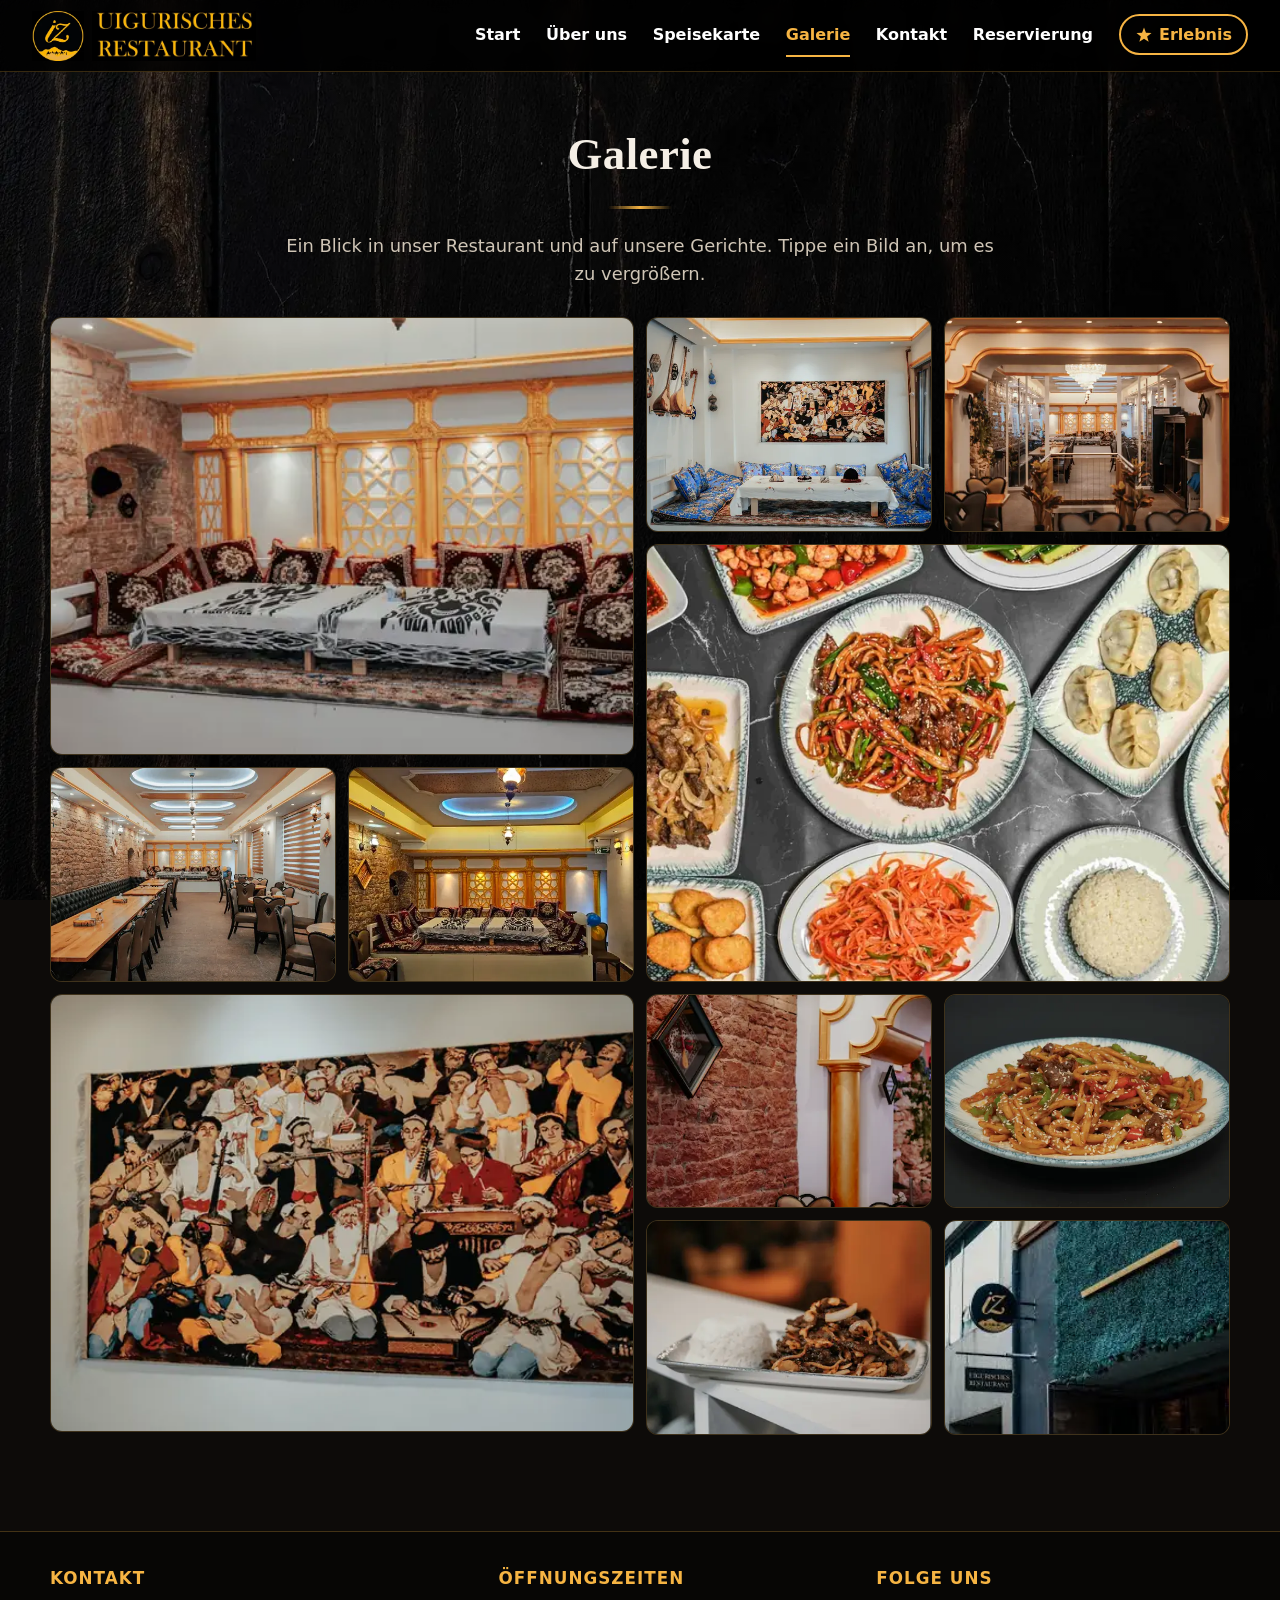
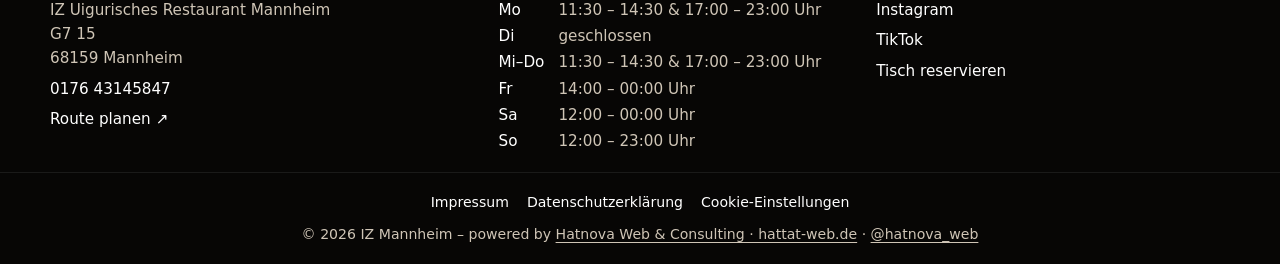
<file: gallery.html>
<!DOCTYPE html>
<html lang="de">
<head>
  <meta charset="UTF-8">
  <meta name="viewport" content="width=device-width, initial-scale=1.0, viewport-fit=cover">
  <title>Galerie – IZ Restaurant Mannheim | Ambiente &amp; Gerichte</title>
  <meta name="description" content="Bilder aus dem IZ Uigurischen Restaurant in Mannheim: traditionelles Ambiente, Sitzecken mit Teppichen und uigurische Spezialitäten.">
  <link rel="canonical" href="https://iz-mannheim.de/gallery.html">
  <meta property="og:type" content="website">
  <meta property="og:locale" content="de_DE">
  <meta property="og:site_name" content="IZ Uigurisches Restaurant Mannheim">
  <meta property="og:title" content="Galerie – IZ Restaurant Mannheim | Ambiente &amp; Gerichte">
  <meta property="og:description" content="Bilder aus dem IZ Uigurischen Restaurant in Mannheim: traditionelles Ambiente, Sitzecken mit Teppichen und uigurische Spezialitäten.">
  <meta property="og:url" content="https://iz-mannheim.de/gallery.html">
  <meta property="og:image" content="https://iz-mannheim.de/assets/images/extra/hero1.webp">
  <meta name="twitter:card" content="summary_large_image">
  <meta name="theme-color" content="#000000">
  <link rel="icon" type="image/png" sizes="48x48" href="assets/images/extra/icon-48.png">
  <link rel="apple-touch-icon" href="assets/images/extra/icon-180.png">
  <link rel="stylesheet" href="css/style.css">
  <script>document.documentElement.classList.add('js')</script>
  <script type="application/ld+json" id="ld-restaurant">{"@context": "https://schema.org", "@type": "Restaurant", "name": "IZ Uigurisches Restaurant Mannheim", "url": "https://iz-mannheim.de/", "image": "https://iz-mannheim.de/assets/images/extra/hero1.webp", "logo": "https://iz-mannheim.de/assets/images/extra/icon-180.png", "servesCuisine": ["Uigurisch", "Zentralasiatisch"], "telephone": "+4917643145847", "priceRange": "€€", "address": {"@type": "PostalAddress", "streetAddress": "G7 15", "postalCode": "68159", "addressLocality": "Mannheim", "addressCountry": "DE"}, "geo": {"@type": "GeoCoordinates", "latitude": 49.49228757, "longitude": 8.45933497}, "hasMenu": "https://iz-mannheim.de/menu.html", "acceptsReservations": "True", "sameAs": ["https://www.instagram.com/izrestaurant.ma?igsh=MWxodnRsc2JiNDZkNg==", "https://www.tiktok.com/@iz.restaurant.ma?_r=1&_t=ZG-95EG0OSbyyG"], "openingHoursSpecification": [{"@type": "OpeningHoursSpecification", "dayOfWeek": "Monday", "opens": "11:30", "closes": "14:30"}, {"@type": "OpeningHoursSpecification", "dayOfWeek": "Monday", "opens": "17:00", "closes": "23:00"}, {"@type": "OpeningHoursSpecification", "dayOfWeek": "Wednesday", "opens": "11:30", "closes": "14:30"}, {"@type": "OpeningHoursSpecification", "dayOfWeek": "Wednesday", "opens": "17:00", "closes": "23:00"}, {"@type": "OpeningHoursSpecification", "dayOfWeek": "Thursday", "opens": "11:30", "closes": "14:30"}, {"@type": "OpeningHoursSpecification", "dayOfWeek": "Thursday", "opens": "17:00", "closes": "23:00"}, {"@type": "OpeningHoursSpecification", "dayOfWeek": "Friday", "opens": "14:00", "closes": "00:00"}, {"@type": "OpeningHoursSpecification", "dayOfWeek": "Saturday", "opens": "12:00", "closes": "00:00"}, {"@type": "OpeningHoursSpecification", "dayOfWeek": "Sunday", "opens": "12:00", "closes": "23:00"}]}</script>
</head>
<body>
<a class="skip-link" href="#main">Zum Inhalt springen</a>
<div id="cookie-banner" class="cookie-banner" role="dialog" aria-label="Hinweis zur Reichweitenmessung">
  <p>Wir möchten anonym messen, wie unsere Website genutzt wird (cookielos, ohne Profile). Externe Inhalte wie Google Maps
    laden wir nur nach deiner Zustimmung. Mehr in der <a href="datenschutz.html">Datenschutzerklärung</a>.</p>
  <div class="cookie-actions">
    <button id="cookie-accept" type="button">Akzeptieren</button>
    <button id="cookie-decline" type="button">Ablehnen</button>
  </div>
</div>
<header class="navbar">
  <a class="logo" href="index.html" aria-label="IZ Uigurisches Restaurant Mannheim – Startseite">
    <img src="assets/images/extra/logo1.webp" alt="" width="52" height="50">
    <img src="assets/images/extra/logo2.webp" alt="IZ Uigurisches Restaurant" width="164" height="50">
  </a>
  <button class="hamburger" id="hamburger" type="button" aria-label="Menü" aria-expanded="false" aria-controls="nav-menu">☰</button>
  <nav aria-label="Hauptnavigation">
    <ul class="nav-menu" id="nav-menu">
      <li><a href="index.html">Start</a></li>
      <li><a href="about.html">Über uns</a></li>
      <li><a href="menu.html">Speisekarte</a></li>
      <li><a href="gallery.html" class="active" aria-current="page">Galerie</a></li>
      <li><a href="contact.html">Kontakt</a></li>
      <li><a href="reservierung.html">Reservierung</a></li>
      <li><a href="https://izmannheim.hattat-web.de" class="nav-play"><svg viewBox="0 0 24 24" aria-hidden="true" width="18" height="18"><path d="M12 2l2.6 6.9L22 9.3l-5.8 4.6 2 7.1L12 17l-6.2 4 2-7.1L2 9.3l7.4-.4z" fill="currentColor"/></svg>Erlebnis</a></li>
    </ul>
  </nav>
</header>

<main id="main" class="page container">
  <h1 class="section-title">Galerie</h1>
  <p class="lead">Ein Blick in unser Restaurant und auf unsere Gerichte. Tippe ein Bild an, um es zu vergrößern.</p>
  <ul class="gallery-grid">
    <li class="wide"><img src="assets/images/extra/hero1-thumb.webp" data-full="assets/images/extra/hero1.webp" alt="Sitzecke mit Teppichen und Kissen im traditionellen Stil" loading="eager" decoding="async" width="640" height="480"></li>
    <li><img src="assets/images/extra/hero2-thumb.webp" data-full="assets/images/extra/hero2.webp" alt="Sitzbereich mit blauen Kissen, Wandbild und Musikinstrumenten" loading="eager" decoding="async" width="640" height="480"></li>
    <li><img src="assets/images/extra/gallery4-thumb.webp" data-full="assets/images/extra/gallery4.webp" alt="Goldener Torbogen mit Blick in den Gastraum" loading="lazy" decoding="async" width="640" height="480"></li>
    <li class="wide"><img src="assets/images/interior6-thumb.webp" data-full="assets/images/interior6.webp" alt="Verschiedene uigurische Gerichte auf einem Tisch, von oben fotografiert" loading="lazy" decoding="async" width="640" height="480"></li>
    <li><img src="assets/images/extra/gallery3-thumb.webp" data-full="assets/images/extra/gallery3.webp" alt="Gastraum mit Holztischen und Deckenbeleuchtung" loading="lazy" decoding="async" width="640" height="480"></li>
    <li><img src="assets/images/interior5-thumb.webp" data-full="assets/images/interior5.webp" alt="Gastraum mit Sitzecke, Steinwand und Lichtdecke" loading="lazy" decoding="async" width="640" height="480"></li>
    <li class="wide"><img src="assets/images/extra/gallery1-thumb.webp" data-full="assets/images/extra/gallery1.webp" alt="Großes Wandbild mit Musikern und Gästen" loading="lazy" decoding="async" width="640" height="480"></li>
    <li><img src="assets/images/extra/gallery2-thumb.webp" data-full="assets/images/extra/gallery2.webp" alt="Ecke mit Steinwand, Holztisch und Stühlen" loading="lazy" decoding="async" width="640" height="480"></li>
    <li><img src="assets/images/interior3-thumb.webp" data-full="assets/images/interior3.webp" alt="Teller mit Laghmen-Nudeln, Fleisch und Paprika" loading="lazy" decoding="async" width="640" height="480"></li>
    <li><img src="assets/images/extra/hero3-thumb.webp" data-full="assets/images/extra/hero3.webp" alt="Reis mit gebratenem Fleisch und Zwiebeln" loading="lazy" decoding="async" width="640" height="480"></li>
    <li><img src="assets/images/interior1-thumb.webp" data-full="assets/images/interior1.webp" alt="Eingang mit Logo-Schild des Restaurants" loading="lazy" decoding="async" width="640" height="480"></li>
  </ul>
</main>

<footer class="site-footer">
  <div class="footer-grid">
    <div>
      <h2>Kontakt</h2>
      <p data-address>IZ Uigurisches Restaurant Mannheim<br>G7 15<br>68159 Mannheim</p>
      <p><a href="tel:+4917643145847" data-phone>0176 43145847</a></p>
      <p><a href="https://www.google.com/maps/dir/?api=1&amp;destination=IZ+Uigurisches+Restaurant+Mannheim+G7+15+68159+Mannheim" target="_blank" rel="noopener noreferrer">Route planen ↗</a></p>
    </div>
    <div>
      <h2>Öffnungszeiten</h2>
      <dl class="footer-hours" id="footer-hours"><dt>Mo</dt><dd>11:30 – 14:30 &amp; 17:00 – 23:00 Uhr</dd><dt>Di</dt><dd>geschlossen</dd><dt>Mi–Do</dt><dd>11:30 – 14:30 &amp; 17:00 – 23:00 Uhr</dd><dt>Fr</dt><dd>14:00 – 00:00 Uhr</dd><dt>Sa</dt><dd>12:00 – 00:00 Uhr</dd><dt>So</dt><dd>12:00 – 23:00 Uhr</dd></dl>
    </div>
    <div>
      <h2>Folge uns</h2>
      <p><a href="https://www.instagram.com/izrestaurant.ma?igsh=MWxodnRsc2JiNDZkNg==" target="_blank" rel="noopener noreferrer">Instagram</a></p>
      <p><a href="https://www.tiktok.com/@iz.restaurant.ma?_r=1&amp;_t=ZG-95EG0OSbyyG" target="_blank" rel="noopener noreferrer">TikTok</a></p>
      <p><a href="reservierung.html">Tisch reservieren</a></p>
    </div>
  </div>
  <div class="footer-bottom">
    <nav class="footer-nav" aria-label="Rechtliches">
      <a href="impressum.html">Impressum</a>
      <a href="datenschutz.html">Datenschutzerklärung</a>
      <button type="button" class="linklike" data-open-consent>Cookie-Einstellungen</button>
    </nav>
    <p class="footer-copyright">&copy; 2026 IZ Mannheim – powered by <a href="https://hattat-web.de" rel="noopener">Hatnova Web &amp; Consulting · hattat-web.de</a> · <a href="https://www.instagram.com/hatnova_web" rel="noopener">@hatnova_web</a></p>
  </div>
</footer>

<div class="mobile-cta" aria-label="Schnellzugriff">
  <a href="tel:+4917643145847" data-phone-only class="mc-call"><svg viewBox="0 0 24 24" aria-hidden="true"><path d="M5 4h4l2 5-2.5 1.5a11 11 0 0 0 5 5L15 13l5 2v4a2 2 0 0 1-2 2A16 16 0 0 1 3 6a2 2 0 0 1 2-2" fill="none" stroke="currentColor" stroke-width="2" stroke-linejoin="round"/></svg>Anrufen</a>
  <a href="reservierung.html" class="mc-res"><svg viewBox="0 0 24 24" aria-hidden="true"><rect x="3" y="5" width="18" height="16" rx="2" fill="none" stroke="currentColor" stroke-width="2"/><path d="M3 10h18M8 3v4M16 3v4" fill="none" stroke="currentColor" stroke-width="2" stroke-linecap="round"/></svg>Tisch reservieren</a>
</div>
<script src="js/site.js" defer></script>
</body>
</html>
</file>
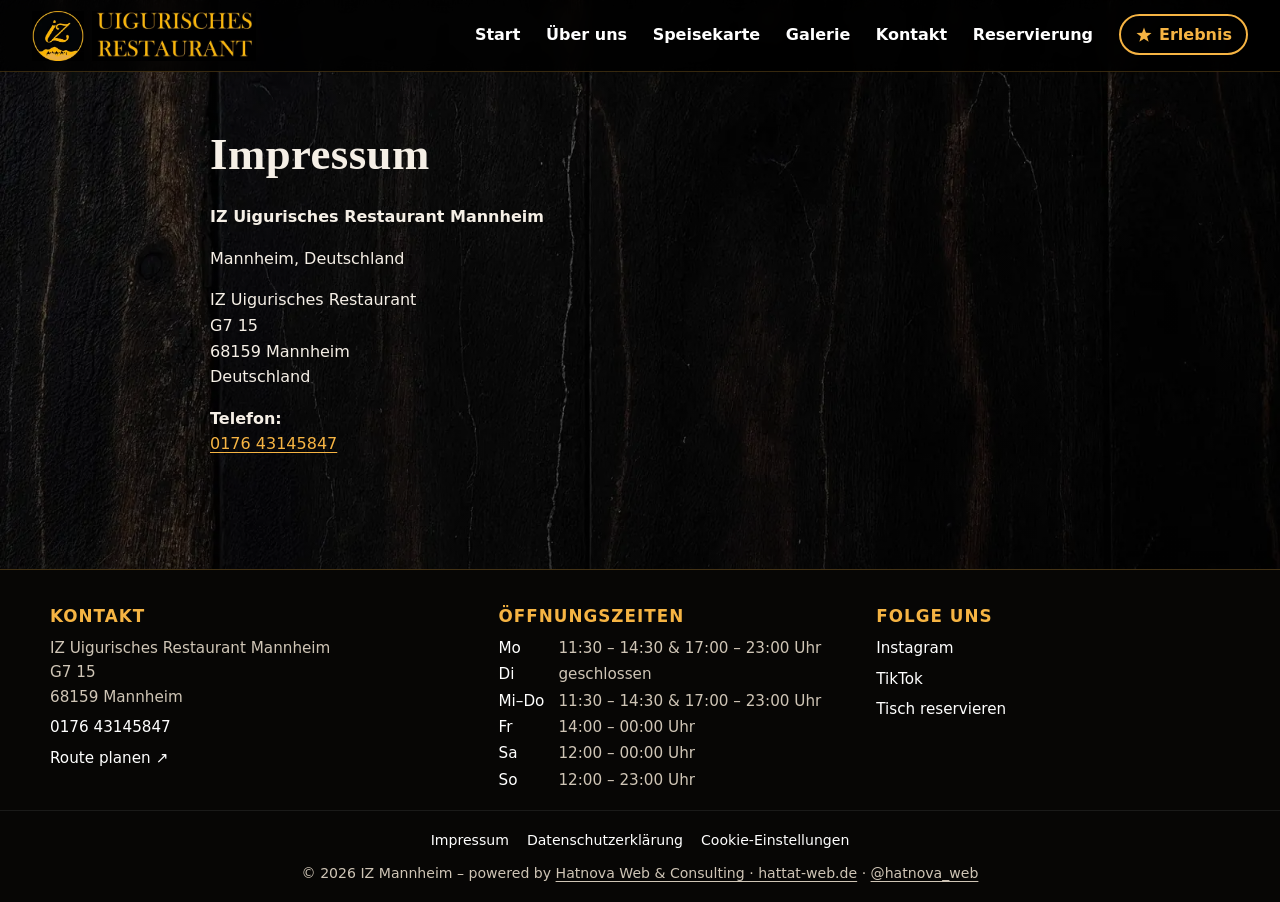
<file: impressum.html>
<!DOCTYPE html>
<html lang="de">
<head>
  <meta charset="UTF-8">
  <meta name="viewport" content="width=device-width, initial-scale=1.0, viewport-fit=cover">
  <title>Impressum – IZ Uigurisches Restaurant Mannheim</title>
  <meta name="description" content="Impressum des IZ Uigurischen Restaurants Mannheim.">
  <link rel="canonical" href="https://iz-mannheim.de/impressum.html">
  <meta property="og:type" content="website">
  <meta property="og:locale" content="de_DE">
  <meta property="og:site_name" content="IZ Uigurisches Restaurant Mannheim">
  <meta property="og:title" content="Impressum – IZ Uigurisches Restaurant Mannheim">
  <meta property="og:description" content="Impressum des IZ Uigurischen Restaurants Mannheim.">
  <meta property="og:url" content="https://iz-mannheim.de/impressum.html">
  <meta property="og:image" content="https://iz-mannheim.de/assets/images/extra/hero1.webp">
  <meta name="twitter:card" content="summary_large_image">
  <meta name="theme-color" content="#000000">
  <link rel="icon" type="image/png" sizes="48x48" href="assets/images/extra/icon-48.png">
  <link rel="apple-touch-icon" href="assets/images/extra/icon-180.png">
  <link rel="stylesheet" href="css/style.css">
  <script>document.documentElement.classList.add('js')</script>
  <script type="application/ld+json" id="ld-restaurant">{"@context": "https://schema.org", "@type": "Restaurant", "name": "IZ Uigurisches Restaurant Mannheim", "url": "https://iz-mannheim.de/", "image": "https://iz-mannheim.de/assets/images/extra/hero1.webp", "logo": "https://iz-mannheim.de/assets/images/extra/icon-180.png", "servesCuisine": ["Uigurisch", "Zentralasiatisch"], "telephone": "+4917643145847", "priceRange": "€€", "address": {"@type": "PostalAddress", "streetAddress": "G7 15", "postalCode": "68159", "addressLocality": "Mannheim", "addressCountry": "DE"}, "geo": {"@type": "GeoCoordinates", "latitude": 49.49228757, "longitude": 8.45933497}, "hasMenu": "https://iz-mannheim.de/menu.html", "acceptsReservations": "True", "sameAs": ["https://www.instagram.com/izrestaurant.ma?igsh=MWxodnRsc2JiNDZkNg==", "https://www.tiktok.com/@iz.restaurant.ma?_r=1&_t=ZG-95EG0OSbyyG"], "openingHoursSpecification": [{"@type": "OpeningHoursSpecification", "dayOfWeek": "Monday", "opens": "11:30", "closes": "14:30"}, {"@type": "OpeningHoursSpecification", "dayOfWeek": "Monday", "opens": "17:00", "closes": "23:00"}, {"@type": "OpeningHoursSpecification", "dayOfWeek": "Wednesday", "opens": "11:30", "closes": "14:30"}, {"@type": "OpeningHoursSpecification", "dayOfWeek": "Wednesday", "opens": "17:00", "closes": "23:00"}, {"@type": "OpeningHoursSpecification", "dayOfWeek": "Thursday", "opens": "11:30", "closes": "14:30"}, {"@type": "OpeningHoursSpecification", "dayOfWeek": "Thursday", "opens": "17:00", "closes": "23:00"}, {"@type": "OpeningHoursSpecification", "dayOfWeek": "Friday", "opens": "14:00", "closes": "00:00"}, {"@type": "OpeningHoursSpecification", "dayOfWeek": "Saturday", "opens": "12:00", "closes": "00:00"}, {"@type": "OpeningHoursSpecification", "dayOfWeek": "Sunday", "opens": "12:00", "closes": "23:00"}]}</script>
</head>
<body>
<a class="skip-link" href="#main">Zum Inhalt springen</a>
<div id="cookie-banner" class="cookie-banner" role="dialog" aria-label="Hinweis zur Reichweitenmessung">
  <p>Wir möchten anonym messen, wie unsere Website genutzt wird (cookielos, ohne Profile). Externe Inhalte wie Google Maps
    laden wir nur nach deiner Zustimmung. Mehr in der <a href="datenschutz.html">Datenschutzerklärung</a>.</p>
  <div class="cookie-actions">
    <button id="cookie-accept" type="button">Akzeptieren</button>
    <button id="cookie-decline" type="button">Ablehnen</button>
  </div>
</div>
<header class="navbar">
  <a class="logo" href="index.html" aria-label="IZ Uigurisches Restaurant Mannheim – Startseite">
    <img src="assets/images/extra/logo1.webp" alt="" width="52" height="50">
    <img src="assets/images/extra/logo2.webp" alt="IZ Uigurisches Restaurant" width="164" height="50">
  </a>
  <button class="hamburger" id="hamburger" type="button" aria-label="Menü" aria-expanded="false" aria-controls="nav-menu">☰</button>
  <nav aria-label="Hauptnavigation">
    <ul class="nav-menu" id="nav-menu">
      <li><a href="index.html">Start</a></li>
      <li><a href="about.html">Über uns</a></li>
      <li><a href="menu.html">Speisekarte</a></li>
      <li><a href="gallery.html">Galerie</a></li>
      <li><a href="contact.html">Kontakt</a></li>
      <li><a href="reservierung.html">Reservierung</a></li>
      <li><a href="https://iz-mannheim.hattat-web.de" class="nav-play"><svg viewBox="0 0 24 24" aria-hidden="true" width="18" height="18"><path d="M12 2l2.6 6.9L22 9.3l-5.8 4.6 2 7.1L12 17l-6.2 4 2-7.1L2 9.3l7.4-.4z" fill="currentColor"/></svg>Erlebnis</a></li>
    </ul>
  </nav>
</header>

<main id="main" class="page container legal">
<h1>Impressum</h1>

  <p><strong>IZ Uigurisches Restaurant Mannheim</strong></p>
  <p>Mannheim, Deutschland</p>
  <p>
        IZ Uigurisches Restaurant<br>
        G7 15<br>
        68159 Mannheim<br>
        Deutschland
      </p>

  <p>
          <strong>Telefon:</strong><br>
          <a href="tel:+4917643145847">0176 43145847</a>
      </p>
</main>

<footer class="site-footer">
  <div class="footer-grid">
    <div>
      <h2>Kontakt</h2>
      <p data-address>IZ Uigurisches Restaurant Mannheim<br>G7 15<br>68159 Mannheim</p>
      <p><a href="tel:+4917643145847" data-phone>0176 43145847</a></p>
      <p><a href="https://www.google.com/maps/dir/?api=1&amp;destination=IZ+Uigurisches+Restaurant+Mannheim+G7+15+68159+Mannheim" target="_blank" rel="noopener noreferrer">Route planen ↗</a></p>
    </div>
    <div>
      <h2>Öffnungszeiten</h2>
      <dl class="footer-hours" id="footer-hours"><dt>Mo</dt><dd>11:30 – 14:30 &amp; 17:00 – 23:00 Uhr</dd><dt>Di</dt><dd>geschlossen</dd><dt>Mi–Do</dt><dd>11:30 – 14:30 &amp; 17:00 – 23:00 Uhr</dd><dt>Fr</dt><dd>14:00 – 00:00 Uhr</dd><dt>Sa</dt><dd>12:00 – 00:00 Uhr</dd><dt>So</dt><dd>12:00 – 23:00 Uhr</dd></dl>
    </div>
    <div>
      <h2>Folge uns</h2>
      <p><a href="https://www.instagram.com/izrestaurant.ma?igsh=MWxodnRsc2JiNDZkNg==" target="_blank" rel="noopener noreferrer">Instagram</a></p>
      <p><a href="https://www.tiktok.com/@iz.restaurant.ma?_r=1&amp;_t=ZG-95EG0OSbyyG" target="_blank" rel="noopener noreferrer">TikTok</a></p>
      <p><a href="reservierung.html">Tisch reservieren</a></p>
    </div>
  </div>
  <div class="footer-bottom">
    <nav class="footer-nav" aria-label="Rechtliches">
      <a href="impressum.html">Impressum</a>
      <a href="datenschutz.html">Datenschutzerklärung</a>
      <button type="button" class="linklike" data-open-consent>Cookie-Einstellungen</button>
    </nav>
    <p class="footer-copyright">&copy; 2026 IZ Mannheim – powered by <a href="https://hattat-web.de" rel="noopener">Hatnova Web &amp; Consulting · hattat-web.de</a> · <a href="https://www.instagram.com/hatnova_web" rel="noopener">@hatnova_web</a></p>
  </div>
</footer>

<div class="mobile-cta" aria-label="Schnellzugriff">
  <a href="tel:+4917643145847" data-phone-only class="mc-call"><svg viewBox="0 0 24 24" aria-hidden="true"><path d="M5 4h4l2 5-2.5 1.5a11 11 0 0 0 5 5L15 13l5 2v4a2 2 0 0 1-2 2A16 16 0 0 1 3 6a2 2 0 0 1 2-2" fill="none" stroke="currentColor" stroke-width="2" stroke-linejoin="round"/></svg>Anrufen</a>
  <a href="reservierung.html" class="mc-res"><svg viewBox="0 0 24 24" aria-hidden="true"><rect x="3" y="5" width="18" height="16" rx="2" fill="none" stroke="currentColor" stroke-width="2"/><path d="M3 10h18M8 3v4M16 3v4" fill="none" stroke="currentColor" stroke-width="2" stroke-linecap="round"/></svg>Tisch reservieren</a>
</div>
<script src="js/site.js" defer></script>
</body>
</html>
</file>
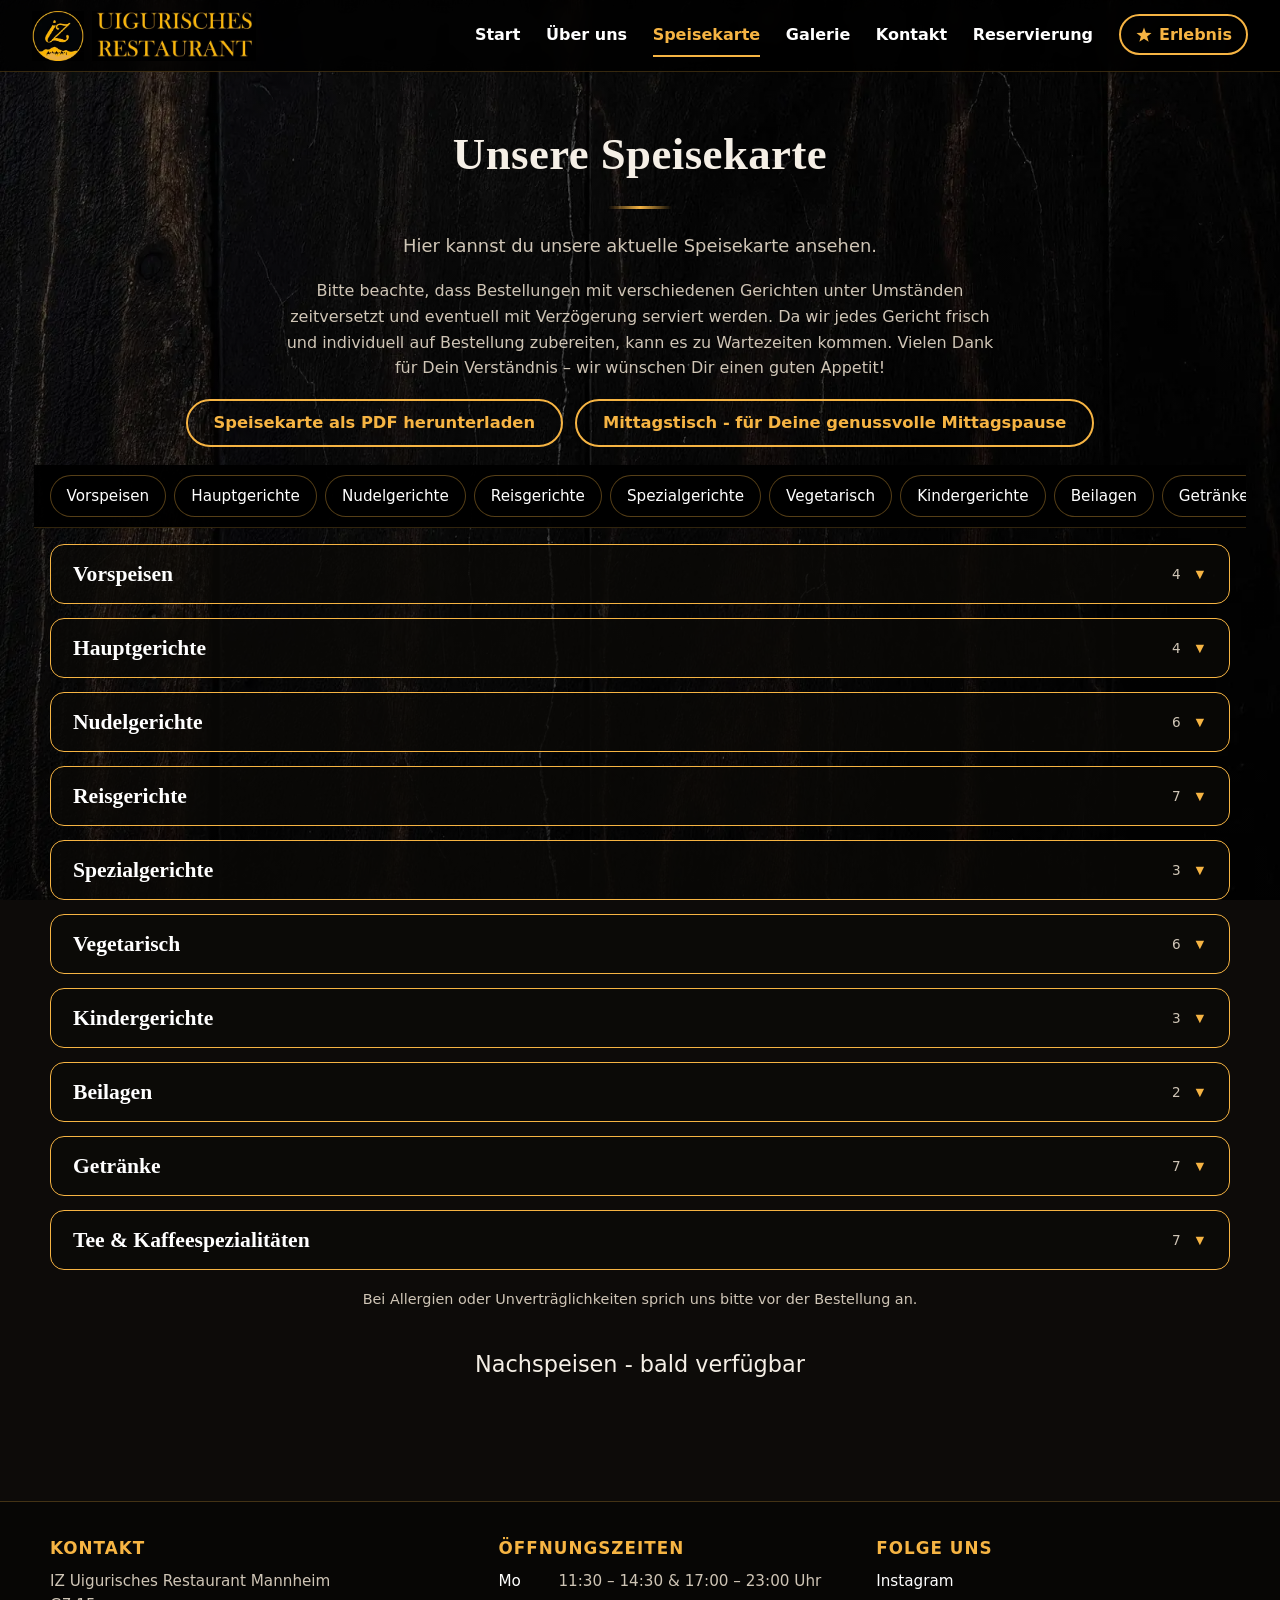
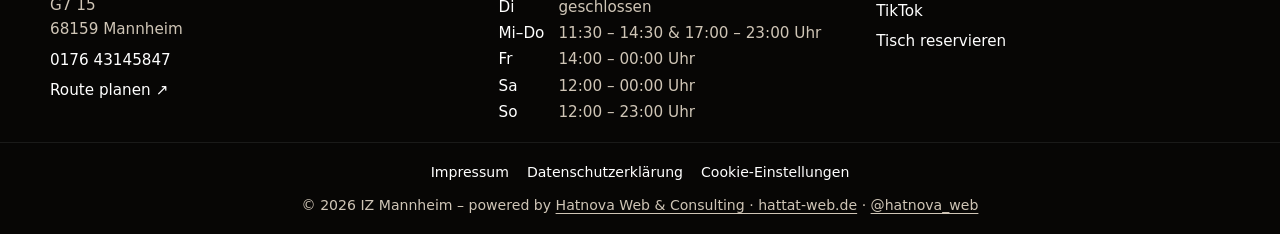
<file: menu.html>
<!DOCTYPE html>
<html lang="de">
<head>
  <meta charset="UTF-8">
  <meta name="viewport" content="width=device-width, initial-scale=1.0, viewport-fit=cover">
  <title>Speisekarte – IZ Uigurisches Restaurant Mannheim | Laghmen, Manta, Polo</title>
  <meta name="description" content="Speisekarte des IZ Restaurants Mannheim: Laghmen, Manta, Polo, Reis- und Spezialgerichte, Vegetarisches und Getränke – mit Preisen und Allergenen.">
  <link rel="canonical" href="https://iz-mannheim.de/menu.html">
  <meta property="og:type" content="website">
  <meta property="og:locale" content="de_DE">
  <meta property="og:site_name" content="IZ Uigurisches Restaurant Mannheim">
  <meta property="og:title" content="Speisekarte – IZ Uigurisches Restaurant Mannheim | Laghmen, Manta, Polo">
  <meta property="og:description" content="Speisekarte des IZ Restaurants Mannheim: Laghmen, Manta, Polo, Reis- und Spezialgerichte, Vegetarisches und Getränke – mit Preisen und Allergenen.">
  <meta property="og:url" content="https://iz-mannheim.de/menu.html">
  <meta property="og:image" content="https://iz-mannheim.de/assets/images/extra/hero1.webp">
  <meta name="twitter:card" content="summary_large_image">
  <meta name="theme-color" content="#000000">
  <link rel="icon" type="image/png" sizes="48x48" href="assets/images/extra/icon-48.png">
  <link rel="apple-touch-icon" href="assets/images/extra/icon-180.png">
  <script type="application/ld+json" id="ld-menu">{"@context": "https://schema.org", "@type": "Menu", "name": "Speisekarte IZ Uigurisches Restaurant Mannheim", "inLanguage": "de", "hasMenuSection": [{"@type": "MenuSection", "name": "Vorspeisen", "hasMenuItem": [{"@type": "MenuItem", "name": "Uigur Salat", "description": "Karotten, Glasnudeln, Paprika und Knoblauch", "offers": {"@type": "Offer", "price": "6.99", "priceCurrency": "EUR"}}, {"@type": "MenuItem", "name": "Chili-Erdnuss-Hähnchen", "description": "Hähnchenbrust, Erdnüsse, Koriander und Chilisauce", "offers": {"@type": "Offer", "price": "11.99", "priceCurrency": "EUR"}}, {"@type": "MenuItem", "name": "Terhemek", "description": "Gurke, Sesam und spezielle Sauce", "offers": {"@type": "Offer", "price": "5.99", "priceCurrency": "EUR"}}, {"@type": "MenuItem", "name": "Chili-Rindscheiben", "description": "Rindfleisch mit spezieller Sauce", "offers": {"@type": "Offer", "price": "13.99", "priceCurrency": "EUR"}}]}, {"@type": "MenuSection", "name": "Hauptgerichte", "hasMenuItem": [{"@type": "MenuItem", "name": "Manta", "description": "Gefüllte Teigtaschen mit Rindfleisch, Gewürzen, Chilisauce und Essig", "offers": {"@type": "Offer", "price": "14.99", "priceCurrency": "EUR"}}, {"@type": "MenuItem", "name": "Uigur Polo", "description": "Rindfleisch, Karotten, Kichererbsen, Rosinen und Reis - Nur am Fr,Sa und So", "offers": {"@type": "Offer", "price": "14.90", "priceCurrency": "EUR"}}, {"@type": "MenuItem", "name": "Göschnan", "description": "Gefüllte Teigtaschen mit Rindfleisch und Gewürzen", "offers": {"@type": "Offer", "price": "14.90", "priceCurrency": "EUR"}}, {"@type": "MenuItem", "name": "Uigur Ramen", "description": "Rinderknochensuppe mit Rindscheiben, Gewürzen, Chiliöl und Nudeln - Werktags ab 17:00 Uhr", "offers": {"@type": "Offer", "price": "12.90", "priceCurrency": "EUR"}}]}, {"@type": "MenuSection", "name": "Nudelgerichte", "hasMenuItem": [{"@type": "MenuItem", "name": "Korulghan Laghmen", "description": "Speziell zubereitetes Rindfleisch, gebratene Nudeln, grüne und rote Paprika und Frühlingszwiebeln.", "offers": {"@type": "Offer", "price": "14.99", "priceCurrency": "EUR"}}, {"@type": "MenuItem", "name": "Iz Spezial Laghmen", "description": "Extra Rindfleisch, Nudeln, schwarze Pilze, Chinakohl, spezielle Gewürze und Paprika", "offers": {"@type": "Offer", "price": "15.99", "priceCurrency": "EUR"}}, {"@type": "MenuItem", "name": "Guyru Laghmen", "description": "Rindfleisch, Nudeln, Chinakohl, schwarze Pilze und Paprika", "offers": {"@type": "Offer", "price": "14.99", "priceCurrency": "EUR"}}, {"@type": "MenuItem", "name": "Kıyma Laghmen", "description": "Rindfleisch, Nudeln, Chinakohl und in Stücke geschnittenes Gemüse", "offers": {"@type": "Offer", "price": "14.99", "priceCurrency": "EUR"}}, {"@type": "MenuItem", "name": "Marjan-kormasi", "description": "Rindfleisch, gekochte und in Stücke geschnittene Nudeln, Chinakohl, rote und grüne Paprika.", "offers": {"@type": "Offer", "price": "14.99", "priceCurrency": "EUR"}}, {"@type": "MenuItem", "name": "Tochu Laghmen", "description": "Hähnchenfleisch, Nudeln, Chinakohl und Paprika", "offers": {"@type": "Offer", "price": "13.99", "priceCurrency": "EUR"}}]}, {"@type": "MenuSection", "name": "Reisgerichte", "hasMenuItem": [{"@type": "MenuItem", "name": "Uigur Kazan Kawap Beilage: Reis", "description": "Gebratenes Rindfleisch mit Zwiebeln und Gewürzen - Beilage Reis", "offers": {"@type": "Offer", "price": "22.90", "priceCurrency": "EUR"}}, {"@type": "MenuItem", "name": "Yis Purcak Kormasi Beilage: Reis", "description": "Rindfleisch mit Bohnen, Chili und Knoblauch - Beilage: Reis", "offers": {"@type": "Offer", "price": "19.99", "priceCurrency": "EUR"}}, {"@type": "MenuItem", "name": "Pidigen Gösch Kormasi Beilage: Reis", "description": "Auberginen mit Rindfleisch und Paprika - Beilage: Reis", "offers": {"@type": "Offer", "price": "19.99", "priceCurrency": "EUR"}}, {"@type": "MenuItem", "name": "Iz Alahide Kormasi Beilage: Reis", "description": "Rindfleisch, Zwiebeln, rote und grüne Paprika.- Beilage: Reis", "offers": {"@type": "Offer", "price": "22.50", "priceCurrency": "EUR"}}, {"@type": "MenuItem", "name": "Mor Kormasi Beilage: Reis", "description": "Rindfleisch, schwarze Pilze, rote und grüne Paprika. - Beilage: Reis", "offers": {"@type": "Offer", "price": "19.99", "priceCurrency": "EUR"}}, {"@type": "MenuItem", "name": "Tochu Meghiz Kormasi Beilage: Reis", "description": "Hähnchenfleisch (ohne Knochen), Erdnüsse, rote und grüne Paprika. - Beilage: Reis", "offers": {"@type": "Offer", "price": "15.99", "priceCurrency": "EUR"}}, {"@type": "MenuItem", "name": "Koy Korga Beilage: Reis", "description": "Lammkeule und Lammrippen, Zwiebeln, spezielle Gewürze, rote und grüne Paprika. - Beilage: Reis"}]}, {"@type": "MenuSection", "name": "Spezialgerichte", "hasMenuItem": [{"@type": "MenuItem", "name": "Kurghak Tochu Kormasi für 2-3 Personen - Beilage: Reis", "description": "Frittierte Hähnchenschenkel /(Hähnchenbrust möglich) mit Chili, grüne und rote / Mittelscharf (für 2–3 Personen) - Zu Stoßzeiten dauert es 40-50 Minuten", "offers": {"@type": "Offer", "price": "34.99", "priceCurrency": "EUR"}}, {"@type": "MenuItem", "name": "Accik Tochu Kormasi für 2-3 Personen", "description": "Hähnchen(mit Knochen)/Hähnchenbrust möglich mit Chili (sehr scharf), Gewürzen und Nudeln (für 2–3 Personen) - Zu Stoßzeiten dauert es 40–50 Minuten", "offers": {"@type": "Offer", "price": "34.99", "priceCurrency": "EUR"}}, {"@type": "MenuItem", "name": "Tochu Kordak", "description": "Hähnchengericht(mit Knochen) mit Gewürzen und Gemüse, Chili (etwas scharf) - Zu Stoßzeiten dauert es 40–50 Minuten"}]}, {"@type": "MenuSection", "name": "Vegetarisch", "hasMenuItem": [{"@type": "MenuItem", "name": "Güro-Laghmen", "description": "Gekochte Nudeln, Chinakohl, schwarze Pilze, rote und grüne Paprika", "offers": {"@type": "Offer", "price": "13.99", "priceCurrency": "EUR"}}, {"@type": "MenuItem", "name": "Vegetarisches Korulghan Laghmen", "description": "Gebratene Nudeln mit Paprika und Frühlingszwiebeln", "offers": {"@type": "Offer", "price": "13.99", "priceCurrency": "EUR"}}, {"@type": "MenuItem", "name": "Accik Tofu - Beilage: Reis", "description": "Tofu mit Chili (mittelscharf) und spezieller Sauce", "offers": {"@type": "Offer", "price": "15.99", "priceCurrency": "EUR"}}, {"@type": "MenuItem", "name": "Tofu Kormasi Beilage: Reis", "description": "Gebratener Tofu mit Gemüse", "offers": {"@type": "Offer", "price": "15.99", "priceCurrency": "EUR"}}, {"@type": "MenuItem", "name": "Yis Purcak Kormasi Beilage: Reis", "description": "Bohnen und getrocknete Paprika", "offers": {"@type": "Offer", "price": "15.99", "priceCurrency": "EUR"}}, {"@type": "MenuItem", "name": "Pidigen Kormasi Beilage: Reis", "description": "Auberginen, grüne und rote Paprika", "offers": {"@type": "Offer", "price": "15.99", "priceCurrency": "EUR"}}]}, {"@type": "MenuSection", "name": "Kindergerichte", "hasMenuItem": [{"@type": "MenuItem", "name": "Pommes", "offers": {"@type": "Offer", "price": "5.00", "priceCurrency": "EUR"}}, {"@type": "MenuItem", "name": "Nuggets", "offers": {"@type": "Offer", "price": "7.00", "priceCurrency": "EUR"}}, {"@type": "MenuItem", "name": "Pommes & Nuggets", "offers": {"@type": "Offer", "price": "9.99", "priceCurrency": "EUR"}}]}, {"@type": "MenuSection", "name": "Beilagen", "hasMenuItem": [{"@type": "MenuItem", "name": "Reis", "offers": {"@type": "Offer", "price": "3.00", "priceCurrency": "EUR"}}, {"@type": "MenuItem", "name": "Nudeln", "offers": {"@type": "Offer", "price": "3.00", "priceCurrency": "EUR"}}]}, {"@type": "MenuSection", "name": "Getränke", "hasMenuItem": [{"@type": "MenuItem", "name": "Fritz Sorten", "description": "Sorten: Kola Original, Super-Zero, Orange, Mischmasch, Apfelschorle", "offers": {"@type": "Offer", "price": "3.50", "priceCurrency": "EUR"}}, {"@type": "MenuItem", "name": "Elephant Bay - Sorten", "description": "Peach, Pomegranate, Blueberry, Exotic, Lemon", "offers": {"@type": "Offer", "price": "3.50", "priceCurrency": "EUR"}}, {"@type": "MenuItem", "name": "Ayran", "offers": {"@type": "Offer", "price": "3.00", "priceCurrency": "EUR"}}, {"@type": "MenuItem", "name": "Teinacher Wasser Naturell (0,33L)", "offers": {"@type": "Offer", "price": "3.00", "priceCurrency": "EUR"}}, {"@type": "MenuItem", "name": "Teinacher Wasser Naturell (0,75L)", "offers": {"@type": "Offer", "price": "5.00", "priceCurrency": "EUR"}}, {"@type": "MenuItem", "name": "Teinacher Wasser Classic (0,33L)", "offers": {"@type": "Offer", "price": "3.00", "priceCurrency": "EUR"}}, {"@type": "MenuItem", "name": "Teinacher Wasser Classic (0,75L)", "offers": {"@type": "Offer", "price": "5.00", "priceCurrency": "EUR"}}]}, {"@type": "MenuSection", "name": "Tee & Kaffeespezialitäten", "hasMenuItem": [{"@type": "MenuItem", "name": "Uigur Tee (Kanne)", "offers": {"@type": "Offer", "price": "5.90", "priceCurrency": "EUR"}}, {"@type": "MenuItem", "name": "Cappuccino", "offers": {"@type": "Offer", "price": "3.50", "priceCurrency": "EUR"}}, {"@type": "MenuItem", "name": "Espresso", "offers": {"@type": "Offer", "price": "2.20", "priceCurrency": "EUR"}}, {"@type": "MenuItem", "name": "Double Espresso", "offers": {"@type": "Offer", "price": "3.20", "priceCurrency": "EUR"}}, {"@type": "MenuItem", "name": "Americano", "offers": {"@type": "Offer", "price": "2.90", "priceCurrency": "EUR"}}, {"@type": "MenuItem", "name": "Caffè Latte", "offers": {"@type": "Offer", "price": "3.80", "priceCurrency": "EUR"}}, {"@type": "MenuItem", "name": "Latte Macchiato", "offers": {"@type": "Offer", "price": "3.90", "priceCurrency": "EUR"}}]}]}</script>
  <link rel="stylesheet" href="css/style.css">
  <script>document.documentElement.classList.add('js')</script>
  <script type="application/ld+json" id="ld-restaurant">{"@context": "https://schema.org", "@type": "Restaurant", "name": "IZ Uigurisches Restaurant Mannheim", "url": "https://iz-mannheim.de/", "image": "https://iz-mannheim.de/assets/images/extra/hero1.webp", "logo": "https://iz-mannheim.de/assets/images/extra/icon-180.png", "servesCuisine": ["Uigurisch", "Zentralasiatisch"], "telephone": "+4917643145847", "priceRange": "€€", "address": {"@type": "PostalAddress", "streetAddress": "G7 15", "postalCode": "68159", "addressLocality": "Mannheim", "addressCountry": "DE"}, "geo": {"@type": "GeoCoordinates", "latitude": 49.49228757, "longitude": 8.45933497}, "hasMenu": "https://iz-mannheim.de/menu.html", "acceptsReservations": "True", "sameAs": ["https://www.instagram.com/izrestaurant.ma?igsh=MWxodnRsc2JiNDZkNg==", "https://www.tiktok.com/@iz.restaurant.ma?_r=1&_t=ZG-95EG0OSbyyG"], "openingHoursSpecification": [{"@type": "OpeningHoursSpecification", "dayOfWeek": "Monday", "opens": "11:30", "closes": "14:30"}, {"@type": "OpeningHoursSpecification", "dayOfWeek": "Monday", "opens": "17:00", "closes": "23:00"}, {"@type": "OpeningHoursSpecification", "dayOfWeek": "Wednesday", "opens": "11:30", "closes": "14:30"}, {"@type": "OpeningHoursSpecification", "dayOfWeek": "Wednesday", "opens": "17:00", "closes": "23:00"}, {"@type": "OpeningHoursSpecification", "dayOfWeek": "Thursday", "opens": "11:30", "closes": "14:30"}, {"@type": "OpeningHoursSpecification", "dayOfWeek": "Thursday", "opens": "17:00", "closes": "23:00"}, {"@type": "OpeningHoursSpecification", "dayOfWeek": "Friday", "opens": "14:00", "closes": "00:00"}, {"@type": "OpeningHoursSpecification", "dayOfWeek": "Saturday", "opens": "12:00", "closes": "00:00"}, {"@type": "OpeningHoursSpecification", "dayOfWeek": "Sunday", "opens": "12:00", "closes": "23:00"}]}</script>
</head>
<body>
<a class="skip-link" href="#main">Zum Inhalt springen</a>
<div id="cookie-banner" class="cookie-banner" role="dialog" aria-label="Hinweis zur Reichweitenmessung">
  <p>Wir möchten anonym messen, wie unsere Website genutzt wird (cookielos, ohne Profile). Externe Inhalte wie Google Maps
    laden wir nur nach deiner Zustimmung. Mehr in der <a href="datenschutz.html">Datenschutzerklärung</a>.</p>
  <div class="cookie-actions">
    <button id="cookie-accept" type="button">Akzeptieren</button>
    <button id="cookie-decline" type="button">Ablehnen</button>
  </div>
</div>
<header class="navbar">
  <a class="logo" href="index.html" aria-label="IZ Uigurisches Restaurant Mannheim – Startseite">
    <img src="assets/images/extra/logo1.webp" alt="" width="52" height="50">
    <img src="assets/images/extra/logo2.webp" alt="IZ Uigurisches Restaurant" width="164" height="50">
  </a>
  <button class="hamburger" id="hamburger" type="button" aria-label="Menü" aria-expanded="false" aria-controls="nav-menu">☰</button>
  <nav aria-label="Hauptnavigation">
    <ul class="nav-menu" id="nav-menu">
      <li><a href="index.html">Start</a></li>
      <li><a href="about.html">Über uns</a></li>
      <li><a href="menu.html" class="active" aria-current="page">Speisekarte</a></li>
      <li><a href="gallery.html">Galerie</a></li>
      <li><a href="contact.html">Kontakt</a></li>
      <li><a href="reservierung.html">Reservierung</a></li>
      <li><a href="https://izmannheim.hattat-web.de" class="nav-play"><svg viewBox="0 0 24 24" aria-hidden="true" width="18" height="18"><path d="M12 2l2.6 6.9L22 9.3l-5.8 4.6 2 7.1L12 17l-6.2 4 2-7.1L2 9.3l7.4-.4z" fill="currentColor"/></svg>Erlebnis</a></li>
    </ul>
  </nav>
</header>

<main id="main" class="page container">
  <h1 class="section-title" data-text="menuPage.title">Unsere Speisekarte</h1>
  <p class="lead" data-text="menuPage.subtitle">Hier kannst du unsere aktuelle Speisekarte ansehen.</p>
  <p class="menu-intro" data-text="menuPage.text">Bitte beachte, dass Bestellungen mit verschiedenen Gerichten unter Umständen zeitversetzt und eventuell mit Verzögerung serviert werden. Da wir jedes Gericht frisch und individuell auf Bestellung zubereiten, kann es zu Wartezeiten kommen. Vielen Dank für Dein Verständnis – wir wünschen Dir einen guten Appetit!</p>
  <div class="btn-row">
    <a id="menu-pdf-link" href="assets/menu.pdf" class="btn-outline" download data-text="menuPage.pdfLabel">Speisekarte als PDF herunterladen</a>
    <a id="lunch-pdf-link" href="assets/mittag_menu.pdf" class="btn-outline" download data-text="menuPage.lunchLabel">Mittagstisch - für Deine genussvolle Mittagspause</a>
  </div>
  <div id="menu" class="menu-root"><nav class="menu-chips" aria-label="Kategorien"><a href="#cat-vorspeisen" data-cat="vorspeisen">Vorspeisen</a><a href="#cat-hauptgerichte" data-cat="hauptgerichte">Hauptgerichte</a><a href="#cat-nudelgerichte" data-cat="nudelgerichte">Nudelgerichte</a><a href="#cat-reisgerichte" data-cat="reisgerichte">Reisgerichte</a><a href="#cat-spezialgerichte" data-cat="spezialgerichte">Spezialgerichte</a><a href="#cat-vegetarisch" data-cat="vegetarisch">Vegetarisch</a><a href="#cat-kindergerichte" data-cat="kindergerichte">Kindergerichte</a><a href="#cat-beilagen" data-cat="beilagen">Beilagen</a><a href="#cat-getraenke" data-cat="getraenke">Getränke</a><a href="#cat-kaffespezialiten" data-cat="kaffespezialiten">Tee &amp; Kaffeespezialitäten</a></nav><section class="accordion-section" id="cat-vorspeisen"><h2 class="accordion-heading"><button class="accordion-toggle" type="button" aria-expanded="false" aria-controls="panel-vorspeisen"><span>Vorspeisen</span><span class="count">4</span><span class="accordion-icon" aria-hidden="true">&#9660;</span></button></h2><div class="accordion-body" id="panel-vorspeisen" role="region" aria-label="Vorspeisen"><div class="menu-grid"><div class="menu-item" role="button" tabindex="0" aria-pressed="false" aria-label="Uigur Salat, 6,99 €. Für Details aktivieren."><div class="menu-flip-inner"><div class="menu-flip-front"><div class="menu-image-wrapper"><img loading="lazy" decoding="async" src="assets/yemekler/1.webp" alt="Uigur Salat" width="640" height="480"></div><h3>1. Uigur Salat</h3><p class="price">6,99 €</p><p class="hint">Tippen für Details</p></div><div class="menu-flip-back"><div class="menu-back-scroll"><h3>Uigur Salat</h3><p>Karotten, Glasnudeln, Paprika und Knoblauch</p><p class="price">6,99 €</p></div></div></div></div><div class="menu-item" role="button" tabindex="0" aria-pressed="false" aria-label="Chili-Erdnuss-Hähnchen, 11,99 €. Für Details aktivieren."><div class="menu-flip-inner"><div class="menu-flip-front"><div class="menu-image-wrapper"><img loading="lazy" decoding="async" src="assets/yemekler/2.webp" alt="Chili-Erdnuss-Hähnchen" width="640" height="480"></div><h3>2. Chili-Erdnuss-Hähnchen</h3><p class="price">11,99 €</p><p class="hint">Tippen für Details</p></div><div class="menu-flip-back"><div class="menu-back-scroll"><h3>Chili-Erdnuss-Hähnchen</h3><p>Hähnchenbrust, Erdnüsse, Koriander und Chilisauce</p><p class="allergens"><strong>Enthält:</strong> Erdnüsse</p><p class="price">11,99 €</p></div></div></div></div><div class="menu-item" role="button" tabindex="0" aria-pressed="false" aria-label="Terhemek, 5,99 €. Für Details aktivieren."><div class="menu-flip-inner"><div class="menu-flip-front"><div class="menu-image-wrapper"><img loading="lazy" decoding="async" src="assets/yemekler/3.webp" alt="Terhemek" width="640" height="480"></div><h3>3. Terhemek</h3><p class="price">5,99 €</p><p class="hint">Tippen für Details</p></div><div class="menu-flip-back"><div class="menu-back-scroll"><h3>Terhemek</h3><p>Gurke, Sesam und spezielle Sauce</p><p class="allergens"><strong>Enthält:</strong> Sesam</p><p class="price">5,99 €</p></div></div></div></div><div class="menu-item" role="button" tabindex="0" aria-pressed="false" aria-label="Chili-Rindscheiben, 13,99 €. Für Details aktivieren."><div class="menu-flip-inner"><div class="menu-flip-front"><div class="menu-image-wrapper"><img loading="lazy" decoding="async" src="assets/yemekler/4.webp" alt="Chili-Rindscheiben" width="640" height="480"></div><h3>4. Chili-Rindscheiben</h3><p class="price">13,99 €</p><p class="hint">Tippen für Details</p></div><div class="menu-flip-back"><div class="menu-back-scroll"><h3>Chili-Rindscheiben</h3><p>Rindfleisch mit spezieller Sauce</p><p class="price">13,99 €</p></div></div></div></div></div></div></section><section class="accordion-section" id="cat-hauptgerichte"><h2 class="accordion-heading"><button class="accordion-toggle" type="button" aria-expanded="false" aria-controls="panel-hauptgerichte"><span>Hauptgerichte</span><span class="count">4</span><span class="accordion-icon" aria-hidden="true">&#9660;</span></button></h2><div class="accordion-body" id="panel-hauptgerichte" role="region" aria-label="Hauptgerichte"><div class="menu-grid"><div class="menu-item" role="button" tabindex="0" aria-pressed="false" aria-label="Manta, 14,99 €. Für Details aktivieren."><div class="menu-flip-inner"><div class="menu-flip-front"><div class="menu-image-wrapper"><img loading="lazy" decoding="async" src="assets/yemekler/20.webp" alt="Manta" width="640" height="480"></div><h3>20. Manta</h3><p class="price">14,99 €</p><p class="hint">Tippen für Details</p></div><div class="menu-flip-back"><div class="menu-back-scroll"><h3>Manta</h3><p>Gefüllte Teigtaschen mit Rindfleisch, Gewürzen, Chilisauce und Essig</p><p class="allergens"><strong>Enthält:</strong> Gluten</p><p class="price">14,99 €</p></div></div></div></div><div class="menu-item" role="button" tabindex="0" aria-pressed="false" aria-label="Uigur Polo, 14,90 €. Für Details aktivieren."><div class="menu-flip-inner"><div class="menu-flip-front"><div class="menu-image-wrapper"><img loading="lazy" decoding="async" src="assets/yemekler/22.webp" alt="Uigur Polo" width="640" height="480"></div><h3>22. Uigur Polo</h3><p class="price">14,90 €</p><p class="hint">Tippen für Details</p></div><div class="menu-flip-back"><div class="menu-back-scroll"><h3>Uigur Polo</h3><p>Rindfleisch, Karotten, Kichererbsen, Rosinen und Reis - Nur am Fr,Sa und So</p><p class="price">14,90 €</p></div></div></div></div><div class="menu-item" role="button" tabindex="0" aria-pressed="false" aria-label="Göschnan, 14,90 €. Für Details aktivieren."><div class="menu-flip-inner"><div class="menu-flip-front"><div class="menu-image-wrapper"><img loading="lazy" decoding="async" src="assets/yemekler/23.webp" alt="Göschnan" width="640" height="480"></div><h3>23. Göschnan</h3><p class="price">14,90 €</p><p class="hint">Tippen für Details</p></div><div class="menu-flip-back"><div class="menu-back-scroll"><h3>Göschnan</h3><p>Gefüllte Teigtaschen mit Rindfleisch und Gewürzen</p><p class="allergens"><strong>Enthält:</strong> Gluten</p><p class="price">14,90 €</p></div></div></div></div><div class="menu-item" role="button" tabindex="0" aria-pressed="false" aria-label="Uigur Ramen, 12,90 €. Für Details aktivieren."><div class="menu-flip-inner"><div class="menu-flip-front"><div class="menu-image-wrapper"><img loading="lazy" decoding="async" src="assets/yemekler/25.webp" alt="Uigur Ramen" width="640" height="480"></div><h3>25. Uigur Ramen</h3><p class="price">12,90 €</p><p class="hint">Tippen für Details</p></div><div class="menu-flip-back"><div class="menu-back-scroll"><h3>Uigur Ramen</h3><p>Rinderknochensuppe mit Rindscheiben, Gewürzen, Chiliöl und Nudeln - Werktags ab 17:00 Uhr</p><p class="allergens"><strong>Enthält:</strong> Gluten</p><p class="price">12,90 €</p></div></div></div></div></div></div></section><section class="accordion-section" id="cat-nudelgerichte"><h2 class="accordion-heading"><button class="accordion-toggle" type="button" aria-expanded="false" aria-controls="panel-nudelgerichte"><span>Nudelgerichte</span><span class="count">6</span><span class="accordion-icon" aria-hidden="true">&#9660;</span></button></h2><div class="accordion-body" id="panel-nudelgerichte" role="region" aria-label="Nudelgerichte"><div class="menu-grid"><div class="menu-item" role="button" tabindex="0" aria-pressed="false" aria-label="Korulghan Laghmen, 14,99 €. Für Details aktivieren."><div class="menu-flip-inner"><div class="menu-flip-front"><span class="badge">Unsere Empfehlung</span><div class="menu-image-wrapper"><img loading="lazy" decoding="async" src="assets/yemekler/33.webp" alt="Korulghan Laghmen" width="640" height="480"></div><h3>33. Korulghan Laghmen</h3><p class="price">14,99 €</p><p class="hint">Tippen für Details</p></div><div class="menu-flip-back"><div class="menu-back-scroll"><h3>Korulghan Laghmen</h3><p>Speziell zubereitetes Rindfleisch, gebratene Nudeln, grüne und rote Paprika und Frühlingszwiebeln.</p><p class="allergens"><strong>Enthält:</strong> Gluten</p><p class="price">14,99 €</p></div></div></div></div><div class="menu-item" role="button" tabindex="0" aria-pressed="false" aria-label="Iz Spezial Laghmen, 15,99 €. Für Details aktivieren."><div class="menu-flip-inner"><div class="menu-flip-front"><div class="menu-image-wrapper"><img loading="lazy" decoding="async" src="assets/yemekler/30.webp" alt="Iz Spezial Laghmen" width="640" height="480"></div><h3>30. Iz Spezial Laghmen</h3><p class="price">15,99 €</p><p class="hint">Tippen für Details</p></div><div class="menu-flip-back"><div class="menu-back-scroll"><h3>Iz Spezial Laghmen</h3><p>Extra Rindfleisch, Nudeln, schwarze Pilze, Chinakohl, spezielle Gewürze und Paprika</p><p class="allergens"><strong>Enthält:</strong> Gluten</p><p class="price">15,99 €</p></div></div></div></div><div class="menu-item" role="button" tabindex="0" aria-pressed="false" aria-label="Guyru Laghmen, 14,99 €. Für Details aktivieren."><div class="menu-flip-inner"><div class="menu-flip-front"><div class="menu-image-wrapper"><img loading="lazy" decoding="async" src="assets/yemekler/31.webp" alt="Guyru Laghmen" width="640" height="480"></div><h3>31. Guyru Laghmen</h3><p class="price">14,99 €</p><p class="hint">Tippen für Details</p></div><div class="menu-flip-back"><div class="menu-back-scroll"><h3>Guyru Laghmen</h3><p>Rindfleisch, Nudeln, Chinakohl, schwarze Pilze und Paprika</p><p class="allergens"><strong>Enthält:</strong> Gluten</p><p class="price">14,99 €</p></div></div></div></div><div class="menu-item" role="button" tabindex="0" aria-pressed="false" aria-label="Kıyma Laghmen, 14,99 €. Für Details aktivieren."><div class="menu-flip-inner"><div class="menu-flip-front"><div class="menu-image-wrapper"><img loading="lazy" decoding="async" src="assets/yemekler/32.webp" alt="Kıyma Laghmen" width="640" height="480"></div><h3>32. Kıyma Laghmen</h3><p class="price">14,99 €</p><p class="hint">Tippen für Details</p></div><div class="menu-flip-back"><div class="menu-back-scroll"><h3>Kıyma Laghmen</h3><p>Rindfleisch, Nudeln, Chinakohl und in Stücke geschnittenes Gemüse</p><p class="allergens"><strong>Enthält:</strong> Gluten</p><p class="price">14,99 €</p></div></div></div></div><div class="menu-item" role="button" tabindex="0" aria-pressed="false" aria-label="Marjan-kormasi, 14,99 €. Für Details aktivieren."><div class="menu-flip-inner"><div class="menu-flip-front"><div class="menu-image-wrapper"><img loading="lazy" decoding="async" src="assets/yemekler/34.webp" alt="Marjan-kormasi" width="640" height="480"></div><h3>34. Marjan-kormasi</h3><p class="price">14,99 €</p><p class="hint">Tippen für Details</p></div><div class="menu-flip-back"><div class="menu-back-scroll"><h3>Marjan-kormasi</h3><p>Rindfleisch, gekochte und in Stücke geschnittene Nudeln, Chinakohl, rote und grüne Paprika.</p><p class="allergens"><strong>Enthält:</strong> Gluten</p><p class="price">14,99 €</p></div></div></div></div><div class="menu-item" role="button" tabindex="0" aria-pressed="false" aria-label="Tochu Laghmen, 13,99 €. Für Details aktivieren."><div class="menu-flip-inner"><div class="menu-flip-front"><div class="menu-image-wrapper"><img loading="lazy" decoding="async" src="assets/yemekler/35.webp" alt="Tochu Laghmen" width="640" height="480"></div><h3>35. Tochu Laghmen</h3><p class="price">13,99 €</p><p class="hint">Tippen für Details</p></div><div class="menu-flip-back"><div class="menu-back-scroll"><h3>Tochu Laghmen</h3><p>Hähnchenfleisch, Nudeln, Chinakohl und Paprika</p><p class="allergens"><strong>Enthält:</strong> Gluten</p><p class="price">13,99 €</p></div></div></div></div></div></div></section><section class="accordion-section" id="cat-reisgerichte"><h2 class="accordion-heading"><button class="accordion-toggle" type="button" aria-expanded="false" aria-controls="panel-reisgerichte"><span>Reisgerichte</span><span class="count">7</span><span class="accordion-icon" aria-hidden="true">&#9660;</span></button></h2><div class="accordion-body" id="panel-reisgerichte" role="region" aria-label="Reisgerichte"><div class="menu-grid"><div class="menu-item" role="button" tabindex="0" aria-pressed="false" aria-label="Uigur Kazan Kawap Beilage: Reis, 22,90 €. Für Details aktivieren."><div class="menu-flip-inner"><div class="menu-flip-front"><span class="badge">Unsere Empfehlung</span><div class="menu-image-wrapper"><img loading="lazy" decoding="async" src="assets/yemekler/37.webp" alt="Uigur Kazan Kawap Beilage: Reis" width="640" height="480"></div><h3>37. Uigur Kazan Kawap Beilage: Reis</h3><p class="price">22,90 €</p><p class="hint">Tippen für Details</p></div><div class="menu-flip-back"><div class="menu-back-scroll"><h3>Uigur Kazan Kawap Beilage: Reis</h3><p>Gebratenes Rindfleisch mit Zwiebeln und Gewürzen - Beilage Reis</p><p class="price">22,90 €</p></div></div></div></div><div class="menu-item" role="button" tabindex="0" aria-pressed="false" aria-label="Yis Purcak Kormasi Beilage: Reis, 19,99 €. Für Details aktivieren."><div class="menu-flip-inner"><div class="menu-flip-front"><div class="menu-image-wrapper"><img loading="lazy" decoding="async" src="assets/yemekler/26.webp" alt="Yis Purcak Kormasi Beilage: Reis" width="640" height="480"></div><h3>26. Yis Purcak Kormasi Beilage: Reis</h3><p class="price">19,99 €</p><p class="hint">Tippen für Details</p></div><div class="menu-flip-back"><div class="menu-back-scroll"><h3>Yis Purcak Kormasi Beilage: Reis</h3><p>Rindfleisch mit Bohnen, Chili und Knoblauch - Beilage: Reis</p><p class="price">19,99 €</p></div></div></div></div><div class="menu-item" role="button" tabindex="0" aria-pressed="false" aria-label="Pidigen Gösch Kormasi Beilage: Reis, 19,99 €. Für Details aktivieren."><div class="menu-flip-inner"><div class="menu-flip-front"><div class="menu-image-wrapper"><img loading="lazy" decoding="async" src="assets/yemekler/27.webp" alt="Pidigen Gösch Kormasi Beilage: Reis" width="640" height="480"></div><h3>27. Pidigen Gösch Kormasi Beilage: Reis</h3><p class="price">19,99 €</p><p class="hint">Tippen für Details</p></div><div class="menu-flip-back"><div class="menu-back-scroll"><h3>Pidigen Gösch Kormasi Beilage: Reis</h3><p>Auberginen mit Rindfleisch und Paprika - Beilage: Reis</p><p class="price">19,99 €</p></div></div></div></div><div class="menu-item" role="button" tabindex="0" aria-pressed="false" aria-label="Iz Alahide Kormasi Beilage: Reis, 22,50 €. Für Details aktivieren."><div class="menu-flip-inner"><div class="menu-flip-front"><div class="menu-image-wrapper"><img loading="lazy" decoding="async" src="assets/yemekler/36.webp" alt="Iz Alahide Kormasi Beilage: Reis" width="640" height="480"></div><h3>36. Iz Alahide Kormasi Beilage: Reis</h3><p class="price">22,50 €</p><p class="hint">Tippen für Details</p></div><div class="menu-flip-back"><div class="menu-back-scroll"><h3>Iz Alahide Kormasi Beilage: Reis</h3><p>Rindfleisch, Zwiebeln, rote und grüne Paprika.- Beilage: Reis</p><p class="price">22,50 €</p></div></div></div></div><div class="menu-item" role="button" tabindex="0" aria-pressed="false" aria-label="Mor Kormasi Beilage: Reis, 19,99 €. Für Details aktivieren."><div class="menu-flip-inner"><div class="menu-flip-front"><div class="menu-image-wrapper"><img loading="lazy" decoding="async" src="assets/yemekler/39.webp" alt="Mor Kormasi Beilage: Reis" width="640" height="480"></div><h3>39. Mor Kormasi Beilage: Reis</h3><p class="price">19,99 €</p><p class="hint">Tippen für Details</p></div><div class="menu-flip-back"><div class="menu-back-scroll"><h3>Mor Kormasi Beilage: Reis</h3><p>Rindfleisch, schwarze Pilze, rote und grüne Paprika. - Beilage: Reis</p><p class="price">19,99 €</p></div></div></div></div><div class="menu-item" role="button" tabindex="0" aria-pressed="false" aria-label="Tochu Meghiz Kormasi Beilage: Reis, 15,99 €. Für Details aktivieren."><div class="menu-flip-inner"><div class="menu-flip-front"><div class="menu-image-wrapper"><img loading="lazy" decoding="async" src="assets/yemekler/40.webp" alt="Tochu Meghiz Kormasi Beilage: Reis" width="640" height="480"></div><h3>40. Tochu Meghiz Kormasi Beilage: Reis</h3><p class="price">15,99 €</p><p class="hint">Tippen für Details</p></div><div class="menu-flip-back"><div class="menu-back-scroll"><h3>Tochu Meghiz Kormasi Beilage: Reis</h3><p>Hähnchenfleisch (ohne Knochen), Erdnüsse, rote und grüne Paprika. - Beilage: Reis</p><p class="price">15,99 €</p></div></div></div></div><div class="menu-item" role="button" tabindex="0" aria-pressed="false" aria-label="Koy Korga Beilage: Reis, 1 P. 22,50 € 2-3P. 36,99 €. Für Details aktivieren."><div class="menu-flip-inner"><div class="menu-flip-front"><div class="menu-image-wrapper"><img loading="lazy" decoding="async" src="assets/yemekler/45.webp" alt="Koy Korga Beilage: Reis" width="640" height="480"></div><h3>45. Koy Korga Beilage: Reis</h3><p class="price">1 P. 22,50 € 2-3P. 36,99 €</p><p class="hint">Tippen für Details</p></div><div class="menu-flip-back"><div class="menu-back-scroll"><h3>Koy Korga Beilage: Reis</h3><p>Lammkeule und Lammrippen, Zwiebeln, spezielle Gewürze, rote und grüne Paprika. - Beilage: Reis</p><p class="price">1 P. 22,50 € 2-3P. 36,99 €</p></div></div></div></div></div></div></section><section class="accordion-section" id="cat-spezialgerichte"><h2 class="accordion-heading"><button class="accordion-toggle" type="button" aria-expanded="false" aria-controls="panel-spezialgerichte"><span>Spezialgerichte</span><span class="count">3</span><span class="accordion-icon" aria-hidden="true">&#9660;</span></button></h2><div class="accordion-body" id="panel-spezialgerichte" role="region" aria-label="Spezialgerichte"><div class="menu-grid"><div class="menu-item" role="button" tabindex="0" aria-pressed="false" aria-label="Kurghak Tochu Kormasi für 2-3 Personen - Beilage: Reis, 34,99 €. Für Details aktivieren."><div class="menu-flip-inner"><div class="menu-flip-front"><div class="menu-image-wrapper"><img loading="lazy" decoding="async" src="assets/yemekler/42.webp" alt="Kurghak Tochu Kormasi für 2-3 Personen - Beilage: Reis" width="640" height="480"></div><h3>42. Kurghak Tochu Kormasi für 2-3 Personen - Beilage: Reis</h3><p class="price">34,99 €</p><p class="hint">Tippen für Details</p></div><div class="menu-flip-back"><div class="menu-back-scroll"><h3>Kurghak Tochu Kormasi für 2-3 Personen - Beilage: Reis</h3><p>Frittierte Hähnchenschenkel /(Hähnchenbrust möglich) mit Chili, grüne und rote / Mittelscharf (für 2–3 Personen) - Zu Stoßzeiten dauert es 40-50 Minuten</p><p class="price">34,99 €</p></div></div></div></div><div class="menu-item" role="button" tabindex="0" aria-pressed="false" aria-label="Accik Tochu Kormasi für 2-3 Personen, 34,99 €. Für Details aktivieren."><div class="menu-flip-inner"><div class="menu-flip-front"><div class="menu-image-wrapper"><img loading="lazy" decoding="async" src="assets/yemekler/43.webp" alt="Accik Tochu Kormasi für 2-3 Personen" width="640" height="480"></div><h3>43. Accik Tochu Kormasi für 2-3 Personen</h3><p class="price">34,99 €</p><p class="hint">Tippen für Details</p></div><div class="menu-flip-back"><div class="menu-back-scroll"><h3>Accik Tochu Kormasi für 2-3 Personen</h3><p>Hähnchen(mit Knochen)/Hähnchenbrust möglich mit Chili (sehr scharf), Gewürzen und Nudeln (für 2–3 Personen) - Zu Stoßzeiten dauert es 40–50 Minuten</p><p class="price">34,99 €</p></div></div></div></div><div class="menu-item" role="button" tabindex="0" aria-pressed="false" aria-label="Tochu Kordak, 1P. 13,99 € 2-3P. 34,99 €. Für Details aktivieren."><div class="menu-flip-inner"><div class="menu-flip-front"><div class="menu-image-wrapper"><img loading="lazy" decoding="async" src="assets/yemekler/44.webp" alt="Tochu Kordak" width="640" height="480"></div><h3>44. Tochu Kordak</h3><p class="price">1P. 13,99 € 2-3P. 34,99 €</p><p class="hint">Tippen für Details</p></div><div class="menu-flip-back"><div class="menu-back-scroll"><h3>Tochu Kordak</h3><p>Hähnchengericht(mit Knochen) mit Gewürzen und Gemüse, Chili (etwas scharf) - Zu Stoßzeiten dauert es 40–50 Minuten</p><p class="price">1P. 13,99 € 2-3P. 34,99 €</p></div></div></div></div></div></div></section><section class="accordion-section" id="cat-vegetarisch"><h2 class="accordion-heading"><button class="accordion-toggle" type="button" aria-expanded="false" aria-controls="panel-vegetarisch"><span>Vegetarisch</span><span class="count">6</span><span class="accordion-icon" aria-hidden="true">&#9660;</span></button></h2><div class="accordion-body" id="panel-vegetarisch" role="region" aria-label="Vegetarisch"><div class="menu-grid"><div class="menu-item" role="button" tabindex="0" aria-pressed="false" aria-label="Güro-Laghmen, 13,99 €. Für Details aktivieren."><div class="menu-flip-inner"><div class="menu-flip-front"><div class="menu-image-wrapper"><img loading="lazy" decoding="async" src="assets/yemekler/60.webp" alt="Güro-Laghmen" width="640" height="480"></div><h3>60. Güro-Laghmen</h3><p class="price">13,99 €</p><p class="hint">Tippen für Details</p></div><div class="menu-flip-back"><div class="menu-back-scroll"><h3>Güro-Laghmen</h3><p>Gekochte Nudeln, Chinakohl, schwarze Pilze, rote und grüne Paprika</p><p class="allergens"><strong>Enthält:</strong> Gluten</p><p class="price">13,99 €</p></div></div></div></div><div class="menu-item" role="button" tabindex="0" aria-pressed="false" aria-label="Vegetarisches Korulghan Laghmen, 13,99 €. Für Details aktivieren."><div class="menu-flip-inner"><div class="menu-flip-front"><span class="badge">Unsere Empfehlung</span><div class="menu-image-wrapper"><img loading="lazy" decoding="async" src="assets/yemekler/61.webp" alt="Vegetarisches Korulghan Laghmen" width="640" height="480"></div><h3>61. Vegetarisches Korulghan Laghmen</h3><p class="price">13,99 €</p><p class="hint">Tippen für Details</p></div><div class="menu-flip-back"><div class="menu-back-scroll"><h3>Vegetarisches Korulghan Laghmen</h3><p>Gebratene Nudeln mit Paprika und Frühlingszwiebeln</p><p class="allergens"><strong>Enthält:</strong> Gluten</p><p class="price">13,99 €</p></div></div></div></div><div class="menu-item" role="button" tabindex="0" aria-pressed="false" aria-label="Accik Tofu - Beilage: Reis, 15,99 €. Für Details aktivieren."><div class="menu-flip-inner"><div class="menu-flip-front"><div class="menu-image-wrapper"><img loading="lazy" decoding="async" src="assets/yemekler/62.webp" alt="Accik Tofu - Beilage: Reis" width="640" height="480"></div><h3>62. Accik Tofu - Beilage: Reis</h3><p class="price">15,99 €</p><p class="hint">Tippen für Details</p></div><div class="menu-flip-back"><div class="menu-back-scroll"><h3>Accik Tofu - Beilage: Reis</h3><p>Tofu mit Chili (mittelscharf) und spezieller Sauce</p><p class="allergens"><strong>Enthält:</strong> Soja</p><p class="price">15,99 €</p></div></div></div></div><div class="menu-item" role="button" tabindex="0" aria-pressed="false" aria-label="Tofu Kormasi Beilage: Reis, 15,99 €. Für Details aktivieren."><div class="menu-flip-inner"><div class="menu-flip-front"><div class="menu-image-wrapper"><img loading="lazy" decoding="async" src="assets/yemekler/63.webp" alt="Tofu Kormasi Beilage: Reis" width="640" height="480"></div><h3>63. Tofu Kormasi Beilage: Reis</h3><p class="price">15,99 €</p><p class="hint">Tippen für Details</p></div><div class="menu-flip-back"><div class="menu-back-scroll"><h3>Tofu Kormasi Beilage: Reis</h3><p>Gebratener Tofu mit Gemüse</p><p class="allergens"><strong>Enthält:</strong> Soja</p><p class="price">15,99 €</p></div></div></div></div><div class="menu-item" role="button" tabindex="0" aria-pressed="false" aria-label="Yis Purcak Kormasi Beilage: Reis, 15,99 €. Für Details aktivieren."><div class="menu-flip-inner"><div class="menu-flip-front"><div class="menu-image-wrapper"><img loading="lazy" decoding="async" src="assets/yemekler/64.webp" alt="Yis Purcak Kormasi Beilage: Reis" width="640" height="480"></div><h3>64. Yis Purcak Kormasi Beilage: Reis</h3><p class="price">15,99 €</p><p class="hint">Tippen für Details</p></div><div class="menu-flip-back"><div class="menu-back-scroll"><h3>Yis Purcak Kormasi Beilage: Reis</h3><p>Bohnen und getrocknete Paprika</p><p class="price">15,99 €</p></div></div></div></div><div class="menu-item" role="button" tabindex="0" aria-pressed="false" aria-label="Pidigen Kormasi Beilage: Reis, 15,99 €. Für Details aktivieren."><div class="menu-flip-inner"><div class="menu-flip-front"><div class="menu-image-wrapper"><img loading="lazy" decoding="async" src="assets/yemekler/65.webp" alt="Pidigen Kormasi Beilage: Reis" width="640" height="480"></div><h3>65. Pidigen Kormasi Beilage: Reis</h3><p class="price">15,99 €</p><p class="hint">Tippen für Details</p></div><div class="menu-flip-back"><div class="menu-back-scroll"><h3>Pidigen Kormasi Beilage: Reis</h3><p>Auberginen, grüne und rote Paprika</p><p class="price">15,99 €</p></div></div></div></div></div></div></section><section class="accordion-section" id="cat-kindergerichte"><h2 class="accordion-heading"><button class="accordion-toggle" type="button" aria-expanded="false" aria-controls="panel-kindergerichte"><span>Kindergerichte</span><span class="count">3</span><span class="accordion-icon" aria-hidden="true">&#9660;</span></button></h2><div class="accordion-body" id="panel-kindergerichte" role="region" aria-label="Kindergerichte"><div class="menu-grid"><div class="menu-item" role="button" tabindex="0" aria-pressed="false" aria-label="Pommes, 5,00 €. Für Details aktivieren."><div class="menu-flip-inner"><div class="menu-flip-front"><div class="menu-image-wrapper"><img loading="lazy" decoding="async" src="assets/yemekler/70.webp" alt="Pommes" width="640" height="480"></div><h3>70. Pommes</h3><p class="price">5,00 €</p><p class="hint">Tippen für Details</p></div><div class="menu-flip-back"><div class="menu-back-scroll"><h3>Pommes</h3><p class="muted">Keine weitere Beschreibung.</p><p class="price">5,00 €</p></div></div></div></div><div class="menu-item" role="button" tabindex="0" aria-pressed="false" aria-label="Nuggets, 7,00 €. Für Details aktivieren."><div class="menu-flip-inner"><div class="menu-flip-front"><div class="menu-image-wrapper"><img loading="lazy" decoding="async" src="assets/yemekler/71.webp" alt="Nuggets" width="640" height="480"></div><h3>71. Nuggets</h3><p class="price">7,00 €</p><p class="hint">Tippen für Details</p></div><div class="menu-flip-back"><div class="menu-back-scroll"><h3>Nuggets</h3><p class="muted">Keine weitere Beschreibung.</p><p class="allergens"><strong>Enthält:</strong> Gluten</p><p class="price">7,00 €</p></div></div></div></div><div class="menu-item" role="button" tabindex="0" aria-pressed="false" aria-label="Pommes &amp; Nuggets, 9,99 €. Für Details aktivieren."><div class="menu-flip-inner"><div class="menu-flip-front"><div class="menu-image-wrapper"><img loading="lazy" decoding="async" src="assets/yemekler/72.webp" alt="Pommes &amp; Nuggets" width="640" height="480"></div><h3>72. Pommes &amp; Nuggets</h3><p class="price">9,99 €</p><p class="hint">Tippen für Details</p></div><div class="menu-flip-back"><div class="menu-back-scroll"><h3>Pommes &amp; Nuggets</h3><p class="muted">Keine weitere Beschreibung.</p><p class="allergens"><strong>Enthält:</strong> Gluten</p><p class="price">9,99 €</p></div></div></div></div></div></div></section><section class="accordion-section" id="cat-beilagen"><h2 class="accordion-heading"><button class="accordion-toggle" type="button" aria-expanded="false" aria-controls="panel-beilagen"><span>Beilagen</span><span class="count">2</span><span class="accordion-icon" aria-hidden="true">&#9660;</span></button></h2><div class="accordion-body" id="panel-beilagen" role="region" aria-label="Beilagen"><div class="menu-grid"><div class="menu-item" role="button" tabindex="0" aria-pressed="false" aria-label="Reis, 3,00 €. Für Details aktivieren."><div class="menu-flip-inner"><div class="menu-flip-front"><div class="menu-image-wrapper"><img loading="lazy" decoding="async" src="assets/yemekler/6.webp" alt="Reis" width="640" height="480"></div><h3>6. Reis</h3><p class="price">3,00 €</p><p class="hint">Tippen für Details</p></div><div class="menu-flip-back"><div class="menu-back-scroll"><h3>Reis</h3><p class="muted">Keine weitere Beschreibung.</p><p class="price">3,00 €</p></div></div></div></div><div class="menu-item" role="button" tabindex="0" aria-pressed="false" aria-label="Nudeln, 3,00 €. Für Details aktivieren."><div class="menu-flip-inner"><div class="menu-flip-front"><div class="menu-image-wrapper"><img loading="lazy" decoding="async" src="assets/yemekler/7.webp" alt="Nudeln" width="640" height="480"></div><h3>7. Nudeln</h3><p class="price">3,00 €</p><p class="hint">Tippen für Details</p></div><div class="menu-flip-back"><div class="menu-back-scroll"><h3>Nudeln</h3><p class="muted">Keine weitere Beschreibung.</p><p class="allergens"><strong>Enthält:</strong> Gluten</p><p class="price">3,00 €</p></div></div></div></div></div></div></section><section class="accordion-section" id="cat-getraenke"><h2 class="accordion-heading"><button class="accordion-toggle" type="button" aria-expanded="false" aria-controls="panel-getraenke"><span>Getränke</span><span class="count">7</span><span class="accordion-icon" aria-hidden="true">&#9660;</span></button></h2><div class="accordion-body" id="panel-getraenke" role="region" aria-label="Getränke"><div class="menu-grid"><div class="menu-item" role="button" tabindex="0" aria-pressed="false" aria-label="Fritz Sorten, 3,50 €. Für Details aktivieren."><div class="menu-flip-inner"><div class="menu-flip-front"><div class="menu-image-wrapper"><img loading="lazy" decoding="async" src="assets/yemekler/80.webp" alt="Fritz Sorten" width="640" height="480"></div><h3>80. Fritz Sorten</h3><p class="price">3,50 €</p><p class="hint">Tippen für Details</p></div><div class="menu-flip-back"><div class="menu-back-scroll"><h3>Fritz Sorten</h3><p>Sorten: Kola Original, Super-Zero, Orange, Mischmasch, Apfelschorle</p><p class="price">3,50 €</p></div></div></div></div><div class="menu-item" role="button" tabindex="0" aria-pressed="false" aria-label="Elephant Bay - Sorten, 3,50 €. Für Details aktivieren."><div class="menu-flip-inner"><div class="menu-flip-front"><div class="menu-image-wrapper"><img loading="lazy" decoding="async" src="assets/yemekler/81.webp" alt="Elephant Bay - Sorten" width="640" height="480"></div><h3>81. Elephant Bay - Sorten</h3><p class="price">3,50 €</p><p class="hint">Tippen für Details</p></div><div class="menu-flip-back"><div class="menu-back-scroll"><h3>Elephant Bay - Sorten</h3><p>Peach, Pomegranate, Blueberry, Exotic, Lemon</p><p class="price">3,50 €</p></div></div></div></div><div class="menu-item" role="button" tabindex="0" aria-pressed="false" aria-label="Ayran, 3,00 €. Für Details aktivieren."><div class="menu-flip-inner"><div class="menu-flip-front"><div class="menu-image-wrapper"><img loading="lazy" decoding="async" src="assets/yemekler/82.webp" alt="Ayran" width="640" height="480"></div><h3>82. Ayran</h3><p class="price">3,00 €</p><p class="hint">Tippen für Details</p></div><div class="menu-flip-back"><div class="menu-back-scroll"><h3>Ayran</h3><p class="muted">Keine weitere Beschreibung.</p><p class="allergens"><strong>Enthält:</strong> Milch</p><p class="price">3,00 €</p></div></div></div></div><div class="menu-item" role="button" tabindex="0" aria-pressed="false" aria-label="Teinacher Wasser Naturell (0,33L), 3,00 €. Für Details aktivieren."><div class="menu-flip-inner"><div class="menu-flip-front"><div class="menu-image-wrapper"><img loading="lazy" decoding="async" src="assets/yemekler/91.webp" alt="Teinacher Wasser Naturell (0,33L)" width="640" height="480"></div><h3>91. Teinacher Wasser Naturell (0,33L)</h3><p class="price">3,00 €</p><p class="hint">Tippen für Details</p></div><div class="menu-flip-back"><div class="menu-back-scroll"><h3>Teinacher Wasser Naturell (0,33L)</h3><p class="muted">Keine weitere Beschreibung.</p><p class="price">3,00 €</p></div></div></div></div><div class="menu-item" role="button" tabindex="0" aria-pressed="false" aria-label="Teinacher Wasser Naturell (0,75L), 5,00 €. Für Details aktivieren."><div class="menu-flip-inner"><div class="menu-flip-front"><div class="menu-image-wrapper"><img loading="lazy" decoding="async" src="assets/yemekler/92.webp" alt="Teinacher Wasser Naturell (0,75L)" width="640" height="480"></div><h3>92. Teinacher Wasser Naturell (0,75L)</h3><p class="price">5,00 €</p><p class="hint">Tippen für Details</p></div><div class="menu-flip-back"><div class="menu-back-scroll"><h3>Teinacher Wasser Naturell (0,75L)</h3><p class="muted">Keine weitere Beschreibung.</p><p class="price">5,00 €</p></div></div></div></div><div class="menu-item" role="button" tabindex="0" aria-pressed="false" aria-label="Teinacher Wasser Classic (0,33L), 3,00 €. Für Details aktivieren."><div class="menu-flip-inner"><div class="menu-flip-front"><div class="menu-image-wrapper"><img loading="lazy" decoding="async" src="assets/yemekler/93.webp" alt="Teinacher Wasser Classic (0,33L)" width="640" height="480"></div><h3>93. Teinacher Wasser Classic (0,33L)</h3><p class="price">3,00 €</p><p class="hint">Tippen für Details</p></div><div class="menu-flip-back"><div class="menu-back-scroll"><h3>Teinacher Wasser Classic (0,33L)</h3><p class="muted">Keine weitere Beschreibung.</p><p class="price">3,00 €</p></div></div></div></div><div class="menu-item" role="button" tabindex="0" aria-pressed="false" aria-label="Teinacher Wasser Classic (0,75L), 5,00 €. Für Details aktivieren."><div class="menu-flip-inner"><div class="menu-flip-front"><div class="menu-image-wrapper"><img loading="lazy" decoding="async" src="assets/yemekler/94.webp" alt="Teinacher Wasser Classic (0,75L)" width="640" height="480"></div><h3>94. Teinacher Wasser Classic (0,75L)</h3><p class="price">5,00 €</p><p class="hint">Tippen für Details</p></div><div class="menu-flip-back"><div class="menu-back-scroll"><h3>Teinacher Wasser Classic (0,75L)</h3><p class="muted">Keine weitere Beschreibung.</p><p class="price">5,00 €</p></div></div></div></div></div></div></section><section class="accordion-section" id="cat-kaffespezialiten"><h2 class="accordion-heading"><button class="accordion-toggle" type="button" aria-expanded="false" aria-controls="panel-kaffespezialiten"><span>Tee &amp; Kaffeespezialitäten</span><span class="count">7</span><span class="accordion-icon" aria-hidden="true">&#9660;</span></button></h2><div class="accordion-body" id="panel-kaffespezialiten" role="region" aria-label="Tee &amp; Kaffeespezialitäten"><div class="menu-grid"><div class="menu-item" role="button" tabindex="0" aria-pressed="false" aria-label="Uigur Tee (Kanne), 5,90 €. Für Details aktivieren."><div class="menu-flip-inner"><div class="menu-flip-front"><div class="menu-image-wrapper"><img loading="lazy" decoding="async" src="assets/yemekler/83.webp" alt="Uigur Tee (Kanne)" width="640" height="480"></div><h3>83. Uigur Tee (Kanne)</h3><p class="price">5,90 €</p><p class="hint">Tippen für Details</p></div><div class="menu-flip-back"><div class="menu-back-scroll"><h3>Uigur Tee (Kanne)</h3><p class="muted">Keine weitere Beschreibung.</p><p class="price">5,90 €</p></div></div></div></div><div class="menu-item" role="button" tabindex="0" aria-pressed="false" aria-label="Cappuccino, 3,50 €. Für Details aktivieren."><div class="menu-flip-inner"><div class="menu-flip-front"><div class="menu-image-wrapper"><img loading="lazy" decoding="async" src="assets/yemekler/84.webp" alt="Cappuccino" width="640" height="480"></div><h3>84. Cappuccino</h3><p class="price">3,50 €</p><p class="hint">Tippen für Details</p></div><div class="menu-flip-back"><div class="menu-back-scroll"><h3>Cappuccino</h3><p class="muted">Keine weitere Beschreibung.</p><p class="allergens"><strong>Enthält:</strong> Milch</p><p class="price">3,50 €</p></div></div></div></div><div class="menu-item" role="button" tabindex="0" aria-pressed="false" aria-label="Espresso, 2,20 €. Für Details aktivieren."><div class="menu-flip-inner"><div class="menu-flip-front"><div class="menu-image-wrapper"><img loading="lazy" decoding="async" src="assets/yemekler/85.webp" alt="Espresso" width="640" height="480"></div><h3>85. Espresso</h3><p class="price">2,20 €</p><p class="hint">Tippen für Details</p></div><div class="menu-flip-back"><div class="menu-back-scroll"><h3>Espresso</h3><p class="muted">Keine weitere Beschreibung.</p><p class="price">2,20 €</p></div></div></div></div><div class="menu-item" role="button" tabindex="0" aria-pressed="false" aria-label="Double Espresso, 3,20 €. Für Details aktivieren."><div class="menu-flip-inner"><div class="menu-flip-front"><div class="menu-image-wrapper"><img loading="lazy" decoding="async" src="assets/yemekler/86.webp" alt="Double Espresso" width="640" height="480"></div><h3>86. Double Espresso</h3><p class="price">3,20 €</p><p class="hint">Tippen für Details</p></div><div class="menu-flip-back"><div class="menu-back-scroll"><h3>Double Espresso</h3><p class="muted">Keine weitere Beschreibung.</p><p class="price">3,20 €</p></div></div></div></div><div class="menu-item" role="button" tabindex="0" aria-pressed="false" aria-label="Americano, 2,90 €. Für Details aktivieren."><div class="menu-flip-inner"><div class="menu-flip-front"><div class="menu-image-wrapper"><img loading="lazy" decoding="async" src="assets/yemekler/87.webp" alt="Americano" width="640" height="480"></div><h3>87. Americano</h3><p class="price">2,90 €</p><p class="hint">Tippen für Details</p></div><div class="menu-flip-back"><div class="menu-back-scroll"><h3>Americano</h3><p class="muted">Keine weitere Beschreibung.</p><p class="price">2,90 €</p></div></div></div></div><div class="menu-item" role="button" tabindex="0" aria-pressed="false" aria-label="Caffè Latte, 3,80 €. Für Details aktivieren."><div class="menu-flip-inner"><div class="menu-flip-front"><div class="menu-image-wrapper"><img loading="lazy" decoding="async" src="assets/yemekler/89.webp" alt="Caffè Latte" width="640" height="480"></div><h3>89. Caffè Latte</h3><p class="price">3,80 €</p><p class="hint">Tippen für Details</p></div><div class="menu-flip-back"><div class="menu-back-scroll"><h3>Caffè Latte</h3><p class="muted">Keine weitere Beschreibung.</p><p class="allergens"><strong>Enthält:</strong> Milch</p><p class="price">3,80 €</p></div></div></div></div><div class="menu-item" role="button" tabindex="0" aria-pressed="false" aria-label="Latte Macchiato, 3,90 €. Für Details aktivieren."><div class="menu-flip-inner"><div class="menu-flip-front"><div class="menu-image-wrapper"><img loading="lazy" decoding="async" src="assets/yemekler/90.webp" alt="Latte Macchiato" width="640" height="480"></div><h3>90. Latte Macchiato</h3><p class="price">3,90 €</p><p class="hint">Tippen für Details</p></div><div class="menu-flip-back"><div class="menu-back-scroll"><h3>Latte Macchiato</h3><p class="muted">Keine weitere Beschreibung.</p><p class="allergens"><strong>Enthält:</strong> Milch</p><p class="price">3,90 €</p></div></div></div></div></div></div></section><p class="note allergen-note">Bei Allergien oder Unverträglichkeiten sprich uns bitte vor der Bestellung an.</p></div>
  <p class="menu-extra" data-text="menuPage.extra">Nachspeisen - bald verfügbar</p>
</main>

<footer class="site-footer">
  <div class="footer-grid">
    <div>
      <h2>Kontakt</h2>
      <p data-address>IZ Uigurisches Restaurant Mannheim<br>G7 15<br>68159 Mannheim</p>
      <p><a href="tel:+4917643145847" data-phone>0176 43145847</a></p>
      <p><a href="https://www.google.com/maps/dir/?api=1&amp;destination=IZ+Uigurisches+Restaurant+Mannheim+G7+15+68159+Mannheim" target="_blank" rel="noopener noreferrer">Route planen ↗</a></p>
    </div>
    <div>
      <h2>Öffnungszeiten</h2>
      <dl class="footer-hours" id="footer-hours"><dt>Mo</dt><dd>11:30 – 14:30 &amp; 17:00 – 23:00 Uhr</dd><dt>Di</dt><dd>geschlossen</dd><dt>Mi–Do</dt><dd>11:30 – 14:30 &amp; 17:00 – 23:00 Uhr</dd><dt>Fr</dt><dd>14:00 – 00:00 Uhr</dd><dt>Sa</dt><dd>12:00 – 00:00 Uhr</dd><dt>So</dt><dd>12:00 – 23:00 Uhr</dd></dl>
    </div>
    <div>
      <h2>Folge uns</h2>
      <p><a href="https://www.instagram.com/izrestaurant.ma?igsh=MWxodnRsc2JiNDZkNg==" target="_blank" rel="noopener noreferrer">Instagram</a></p>
      <p><a href="https://www.tiktok.com/@iz.restaurant.ma?_r=1&amp;_t=ZG-95EG0OSbyyG" target="_blank" rel="noopener noreferrer">TikTok</a></p>
      <p><a href="reservierung.html">Tisch reservieren</a></p>
    </div>
  </div>
  <div class="footer-bottom">
    <nav class="footer-nav" aria-label="Rechtliches">
      <a href="impressum.html">Impressum</a>
      <a href="datenschutz.html">Datenschutzerklärung</a>
      <button type="button" class="linklike" data-open-consent>Cookie-Einstellungen</button>
    </nav>
    <p class="footer-copyright">&copy; 2026 IZ Mannheim – powered by <a href="https://hattat-web.de" rel="noopener">Hatnova Web &amp; Consulting · hattat-web.de</a> · <a href="https://www.instagram.com/hatnova_web" rel="noopener">@hatnova_web</a></p>
  </div>
</footer>

<div class="mobile-cta" aria-label="Schnellzugriff">
  <a href="tel:+4917643145847" data-phone-only class="mc-call"><svg viewBox="0 0 24 24" aria-hidden="true"><path d="M5 4h4l2 5-2.5 1.5a11 11 0 0 0 5 5L15 13l5 2v4a2 2 0 0 1-2 2A16 16 0 0 1 3 6a2 2 0 0 1 2-2" fill="none" stroke="currentColor" stroke-width="2" stroke-linejoin="round"/></svg>Anrufen</a>
  <a href="reservierung.html" class="mc-res"><svg viewBox="0 0 24 24" aria-hidden="true"><rect x="3" y="5" width="18" height="16" rx="2" fill="none" stroke="currentColor" stroke-width="2"/><path d="M3 10h18M8 3v4M16 3v4" fill="none" stroke="currentColor" stroke-width="2" stroke-linecap="round"/></svg>Tisch reservieren</a>
</div>
<script src="js/site.js" defer></script>
</body>
</html>
</file>
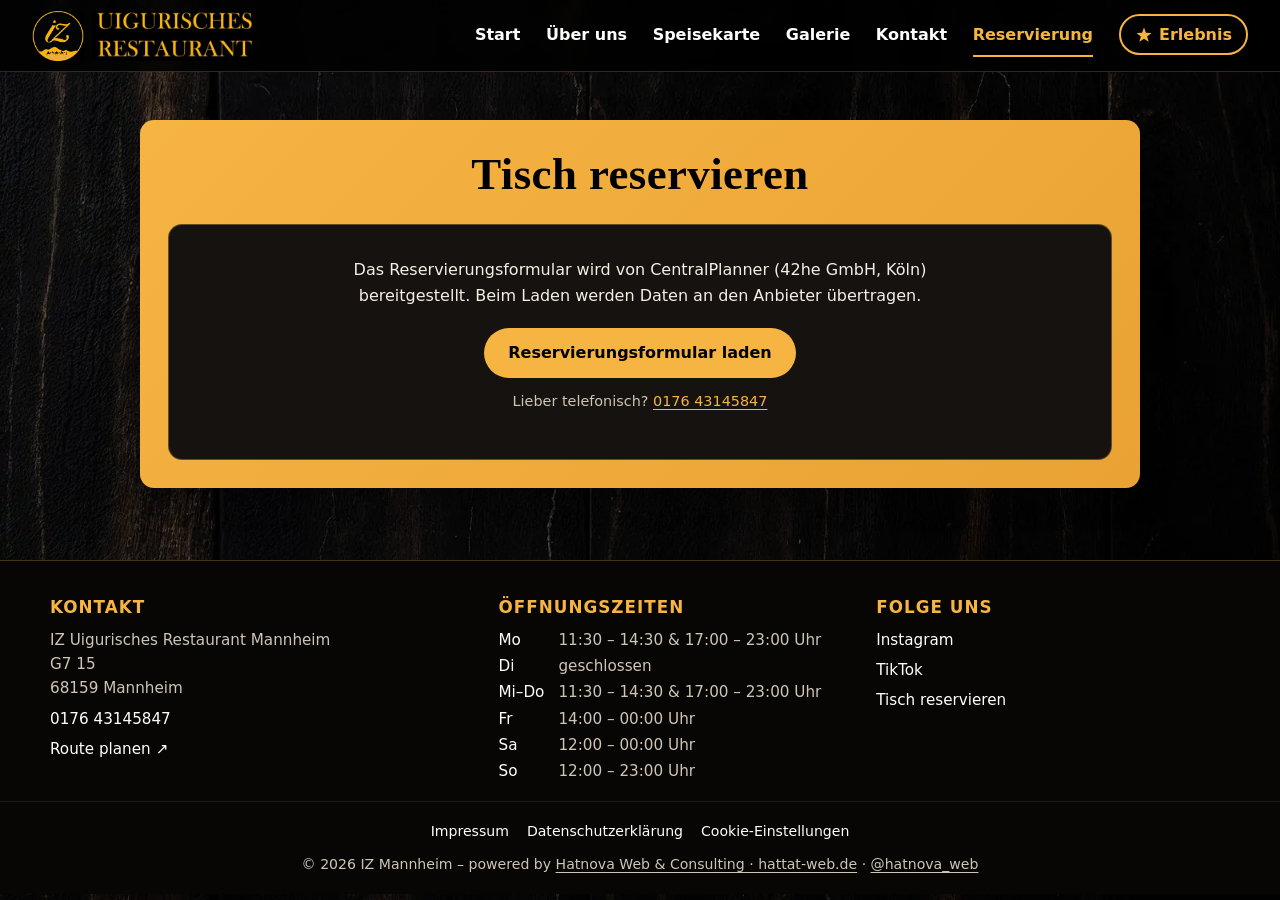
<file: reservierung.html>
<!DOCTYPE html>
<html lang="de">
<head>
  <meta charset="UTF-8">
  <meta name="viewport" content="width=device-width, initial-scale=1.0, viewport-fit=cover">
  <title>Tisch reservieren – IZ Uigurisches Restaurant Mannheim</title>
  <meta name="description" content="Online einen Tisch im IZ Uigurischen Restaurant in Mannheim reservieren – schnell per Formular oder telefonisch.">
  <link rel="canonical" href="https://iz-mannheim.de/reservierung.html">
  <meta property="og:type" content="website">
  <meta property="og:locale" content="de_DE">
  <meta property="og:site_name" content="IZ Uigurisches Restaurant Mannheim">
  <meta property="og:title" content="Tisch reservieren – IZ Uigurisches Restaurant Mannheim">
  <meta property="og:description" content="Online einen Tisch im IZ Uigurischen Restaurant in Mannheim reservieren – schnell per Formular oder telefonisch.">
  <meta property="og:url" content="https://iz-mannheim.de/reservierung.html">
  <meta property="og:image" content="https://iz-mannheim.de/assets/images/extra/hero1.webp">
  <meta name="twitter:card" content="summary_large_image">
  <meta name="theme-color" content="#000000">
  <link rel="icon" type="image/png" sizes="48x48" href="assets/images/extra/icon-48.png">
  <link rel="apple-touch-icon" href="assets/images/extra/icon-180.png">
  <link rel="stylesheet" href="css/style.css">
  <script>document.documentElement.classList.add('js')</script>
  <script type="application/ld+json" id="ld-restaurant">{"@context": "https://schema.org", "@type": "Restaurant", "name": "IZ Uigurisches Restaurant Mannheim", "url": "https://iz-mannheim.de/", "image": "https://iz-mannheim.de/assets/images/extra/hero1.webp", "logo": "https://iz-mannheim.de/assets/images/extra/icon-180.png", "servesCuisine": ["Uigurisch", "Zentralasiatisch"], "telephone": "+4917643145847", "priceRange": "€€", "address": {"@type": "PostalAddress", "streetAddress": "G7 15", "postalCode": "68159", "addressLocality": "Mannheim", "addressCountry": "DE"}, "geo": {"@type": "GeoCoordinates", "latitude": 49.49228757, "longitude": 8.45933497}, "hasMenu": "https://iz-mannheim.de/menu.html", "acceptsReservations": "True", "sameAs": ["https://www.instagram.com/izrestaurant.ma?igsh=MWxodnRsc2JiNDZkNg==", "https://www.tiktok.com/@iz.restaurant.ma?_r=1&_t=ZG-95EG0OSbyyG"], "openingHoursSpecification": [{"@type": "OpeningHoursSpecification", "dayOfWeek": "Monday", "opens": "11:30", "closes": "14:30"}, {"@type": "OpeningHoursSpecification", "dayOfWeek": "Monday", "opens": "17:00", "closes": "23:00"}, {"@type": "OpeningHoursSpecification", "dayOfWeek": "Wednesday", "opens": "11:30", "closes": "14:30"}, {"@type": "OpeningHoursSpecification", "dayOfWeek": "Wednesday", "opens": "17:00", "closes": "23:00"}, {"@type": "OpeningHoursSpecification", "dayOfWeek": "Thursday", "opens": "11:30", "closes": "14:30"}, {"@type": "OpeningHoursSpecification", "dayOfWeek": "Thursday", "opens": "17:00", "closes": "23:00"}, {"@type": "OpeningHoursSpecification", "dayOfWeek": "Friday", "opens": "14:00", "closes": "00:00"}, {"@type": "OpeningHoursSpecification", "dayOfWeek": "Saturday", "opens": "12:00", "closes": "00:00"}, {"@type": "OpeningHoursSpecification", "dayOfWeek": "Sunday", "opens": "12:00", "closes": "23:00"}]}</script>
</head>
<body>
<a class="skip-link" href="#main">Zum Inhalt springen</a>
<div id="cookie-banner" class="cookie-banner" role="dialog" aria-label="Hinweis zur Reichweitenmessung">
  <p>Wir möchten anonym messen, wie unsere Website genutzt wird (cookielos, ohne Profile). Externe Inhalte wie Google Maps
    laden wir nur nach deiner Zustimmung. Mehr in der <a href="datenschutz.html">Datenschutzerklärung</a>.</p>
  <div class="cookie-actions">
    <button id="cookie-accept" type="button">Akzeptieren</button>
    <button id="cookie-decline" type="button">Ablehnen</button>
  </div>
</div>
<header class="navbar">
  <a class="logo" href="index.html" aria-label="IZ Uigurisches Restaurant Mannheim – Startseite">
    <img src="assets/images/extra/logo1.webp" alt="" width="52" height="50">
    <img src="assets/images/extra/logo2.webp" alt="IZ Uigurisches Restaurant" width="164" height="50">
  </a>
  <button class="hamburger" id="hamburger" type="button" aria-label="Menü" aria-expanded="false" aria-controls="nav-menu">☰</button>
  <nav aria-label="Hauptnavigation">
    <ul class="nav-menu" id="nav-menu">
      <li><a href="index.html">Start</a></li>
      <li><a href="about.html">Über uns</a></li>
      <li><a href="menu.html">Speisekarte</a></li>
      <li><a href="gallery.html">Galerie</a></li>
      <li><a href="contact.html">Kontakt</a></li>
      <li><a href="reservierung.html" class="active" aria-current="page">Reservierung</a></li>
      <li><a href="https://izmannheim.hattat-web.de" class="nav-play"><svg viewBox="0 0 24 24" aria-hidden="true" width="18" height="18"><path d="M12 2l2.6 6.9L22 9.3l-5.8 4.6 2 7.1L12 17l-6.2 4 2-7.1L2 9.3l7.4-.4z" fill="currentColor"/></svg>Erlebnis</a></li>
    </ul>
  </nav>
</header>

<main id="main" class="reservation-box">
  <h1>Tisch reservieren</h1>
  <div class="iframe-consent" data-type="reservation" data-title="Reservierungsformular IZ Uigurisches Restaurant Mannheim" data-height="680">
    <p>Das Reservierungsformular wird von CentralPlanner (42he GmbH, Köln) bereitgestellt. Beim Laden werden Daten an den Anbieter übertragen.</p>
    <button type="button" data-load-embed>Reservierungsformular laden</button>
    <p class="note">Lieber telefonisch? <a href="tel:+4917643145847" data-phone>0176 43145847</a></p>
  </div>
</main>

<footer class="site-footer">
  <div class="footer-grid">
    <div>
      <h2>Kontakt</h2>
      <p data-address>IZ Uigurisches Restaurant Mannheim<br>G7 15<br>68159 Mannheim</p>
      <p><a href="tel:+4917643145847" data-phone>0176 43145847</a></p>
      <p><a href="https://www.google.com/maps/dir/?api=1&amp;destination=IZ+Uigurisches+Restaurant+Mannheim+G7+15+68159+Mannheim" target="_blank" rel="noopener noreferrer">Route planen ↗</a></p>
    </div>
    <div>
      <h2>Öffnungszeiten</h2>
      <dl class="footer-hours" id="footer-hours"><dt>Mo</dt><dd>11:30 – 14:30 &amp; 17:00 – 23:00 Uhr</dd><dt>Di</dt><dd>geschlossen</dd><dt>Mi–Do</dt><dd>11:30 – 14:30 &amp; 17:00 – 23:00 Uhr</dd><dt>Fr</dt><dd>14:00 – 00:00 Uhr</dd><dt>Sa</dt><dd>12:00 – 00:00 Uhr</dd><dt>So</dt><dd>12:00 – 23:00 Uhr</dd></dl>
    </div>
    <div>
      <h2>Folge uns</h2>
      <p><a href="https://www.instagram.com/izrestaurant.ma?igsh=MWxodnRsc2JiNDZkNg==" target="_blank" rel="noopener noreferrer">Instagram</a></p>
      <p><a href="https://www.tiktok.com/@iz.restaurant.ma?_r=1&amp;_t=ZG-95EG0OSbyyG" target="_blank" rel="noopener noreferrer">TikTok</a></p>
      <p><a href="reservierung.html">Tisch reservieren</a></p>
    </div>
  </div>
  <div class="footer-bottom">
    <nav class="footer-nav" aria-label="Rechtliches">
      <a href="impressum.html">Impressum</a>
      <a href="datenschutz.html">Datenschutzerklärung</a>
      <button type="button" class="linklike" data-open-consent>Cookie-Einstellungen</button>
    </nav>
    <p class="footer-copyright">&copy; 2026 IZ Mannheim – powered by <a href="https://hattat-web.de" rel="noopener">Hatnova Web &amp; Consulting · hattat-web.de</a> · <a href="https://www.instagram.com/hatnova_web" rel="noopener">@hatnova_web</a></p>
  </div>
</footer>

<div class="mobile-cta" aria-label="Schnellzugriff">
  <a href="tel:+4917643145847" data-phone-only class="mc-call"><svg viewBox="0 0 24 24" aria-hidden="true"><path d="M5 4h4l2 5-2.5 1.5a11 11 0 0 0 5 5L15 13l5 2v4a2 2 0 0 1-2 2A16 16 0 0 1 3 6a2 2 0 0 1 2-2" fill="none" stroke="currentColor" stroke-width="2" stroke-linejoin="round"/></svg>Anrufen</a>
  <a href="reservierung.html" class="mc-res"><svg viewBox="0 0 24 24" aria-hidden="true"><rect x="3" y="5" width="18" height="16" rx="2" fill="none" stroke="currentColor" stroke-width="2"/><path d="M3 10h18M8 3v4M16 3v4" fill="none" stroke="currentColor" stroke-width="2" stroke-linecap="round"/></svg>Tisch reservieren</a>
</div>
<script src="js/site.js" defer></script>
</body>
</html>
</file>
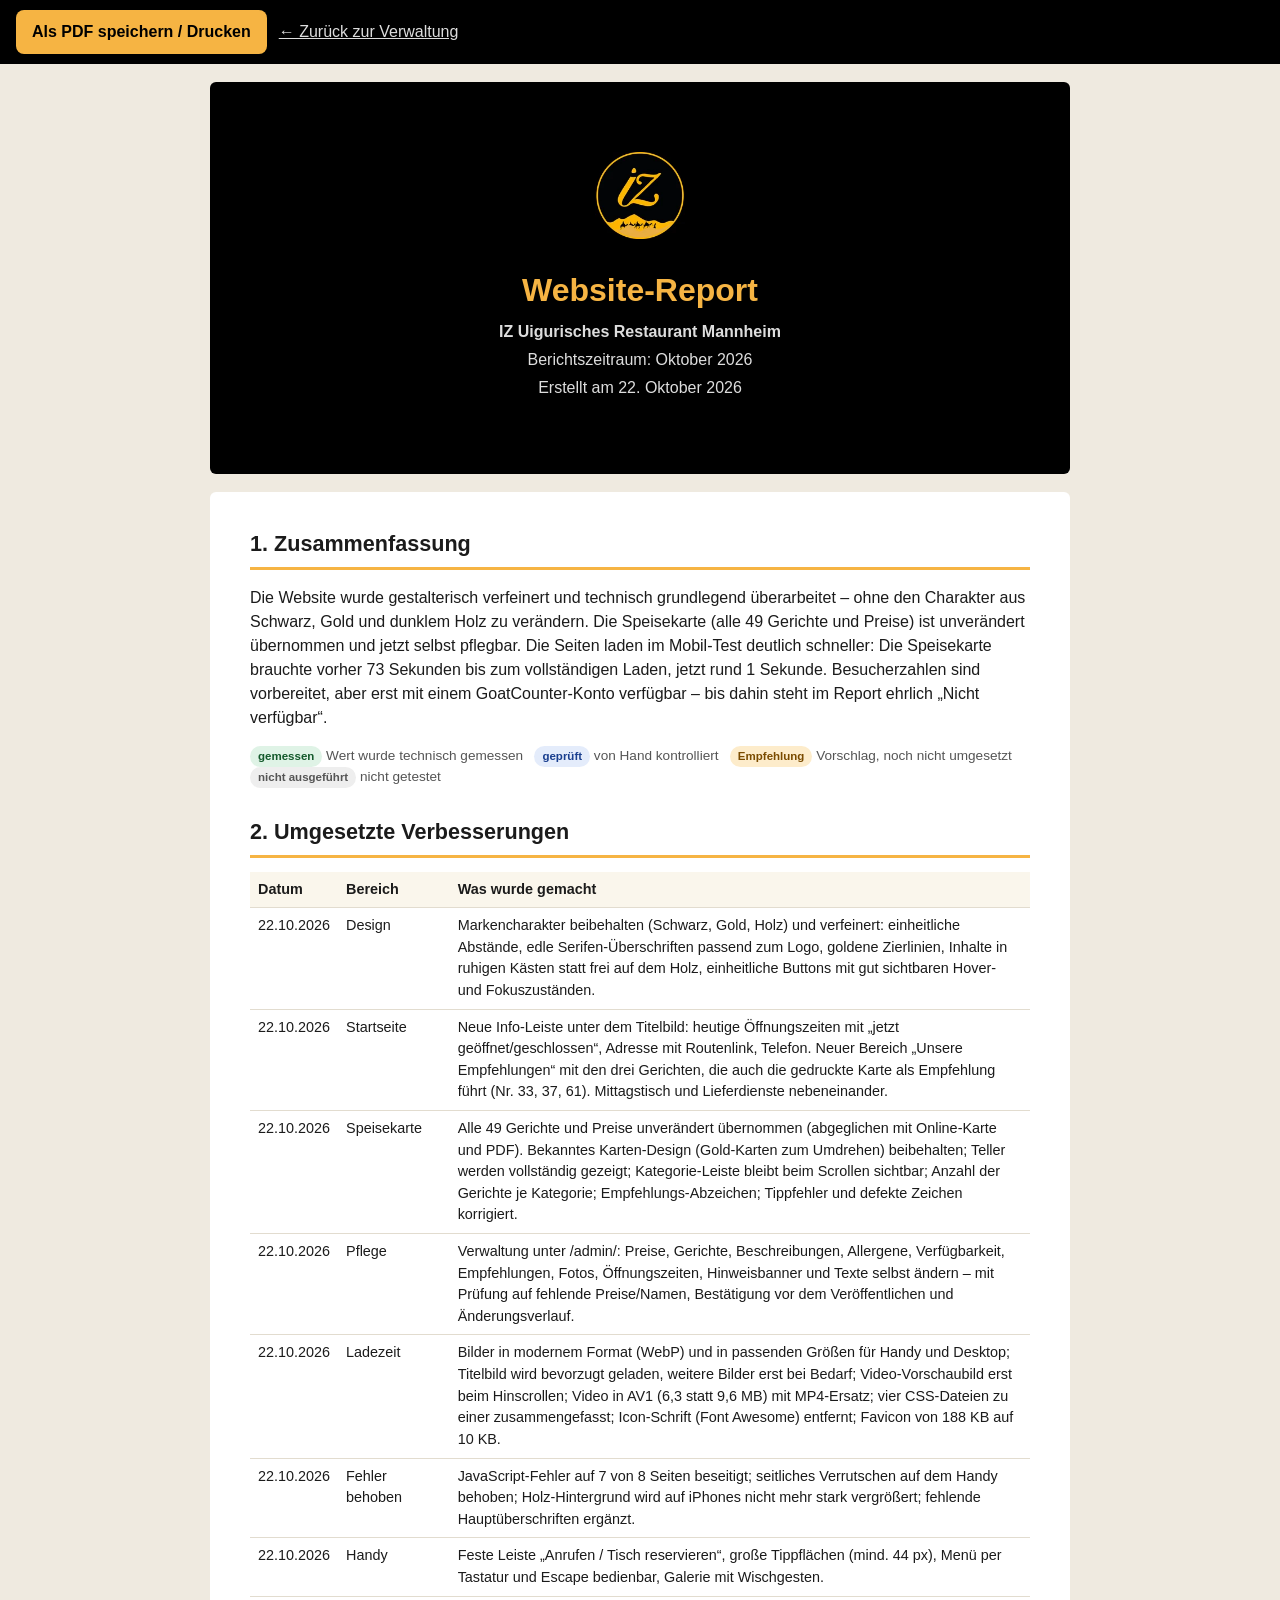
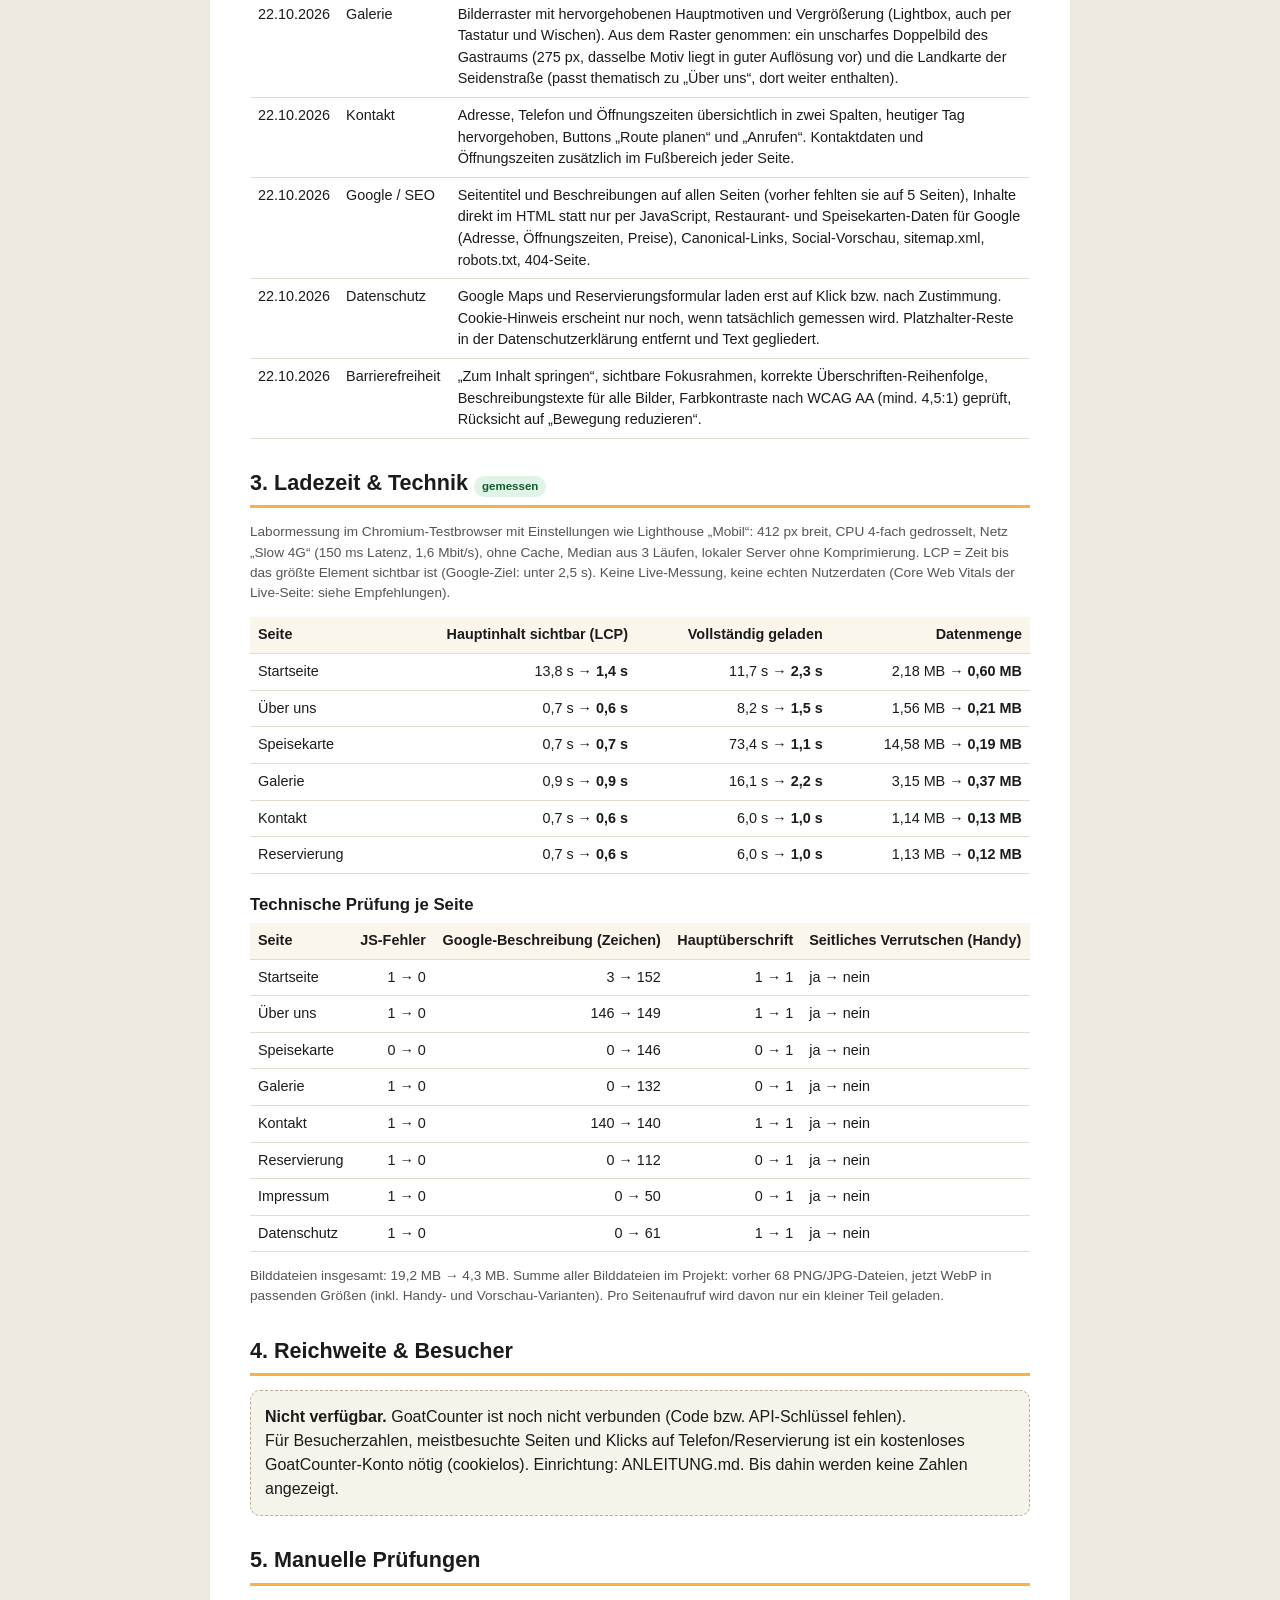
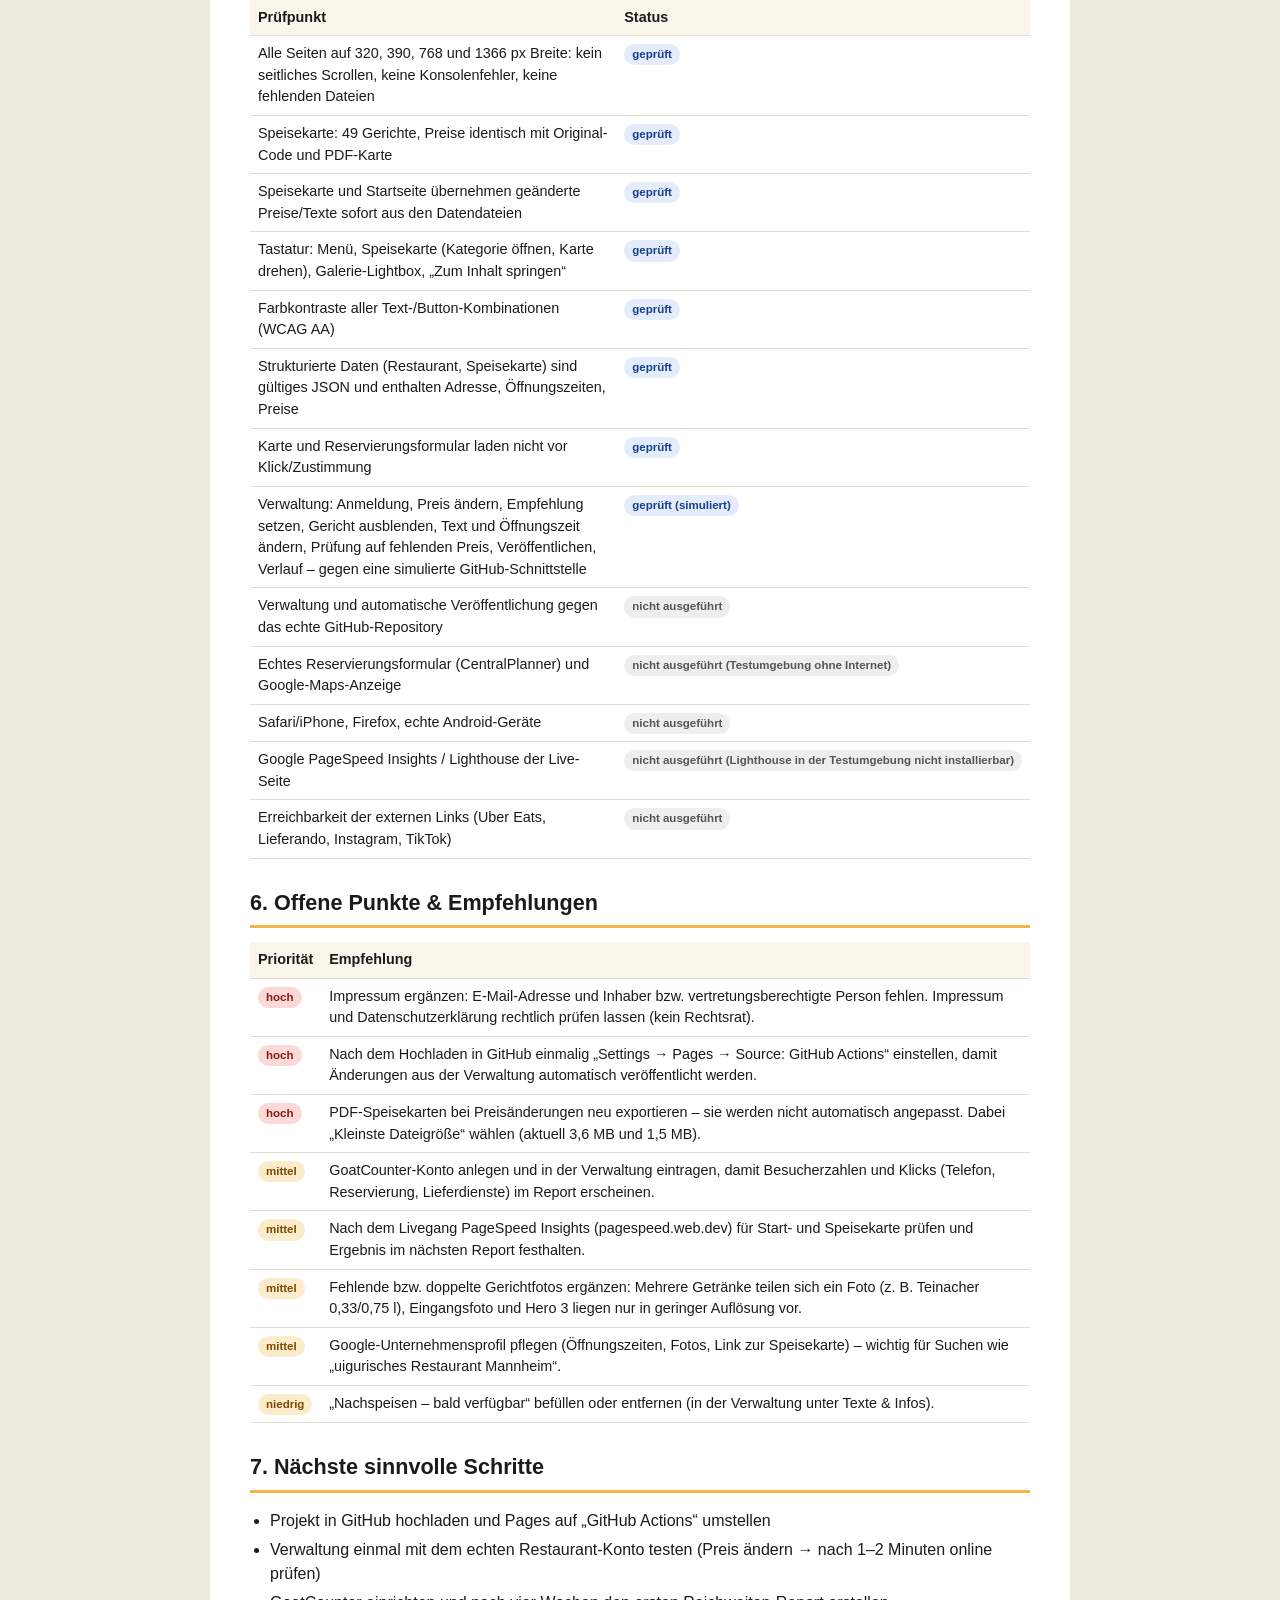
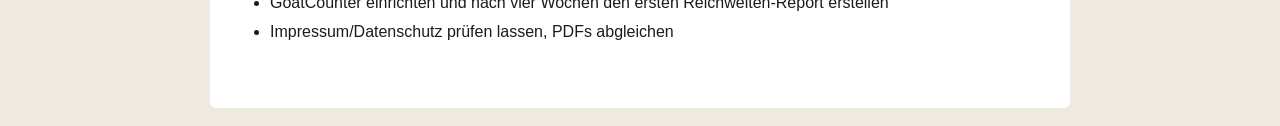
<file: admin/report.html>
<!DOCTYPE html>
<html lang="de">
<head>
  <meta charset="UTF-8">
  <meta name="viewport" content="width=device-width, initial-scale=1.0">
  <meta name="robots" content="noindex, nofollow">
  <title>Website-Report – IZ Uigurisches Restaurant Mannheim</title>
  <link rel="icon" type="image/png" href="../assets/images/extra/icon-48.png">
  <style>
    *,*::before,*::after{box-sizing:border-box}
    :root{--gold:#f6b443;--ink:#1b1b1b;--line:#e2dccf}
    body{margin:0;font-family:'Helvetica Neue',Arial,sans-serif;color:var(--ink);background:#efeae0;line-height:1.5}
    .bar{position:sticky;top:0;background:#000;color:#fff;padding:10px 16px;display:flex;gap:12px;align-items:center;z-index:5}
    .bar button{font:inherit;background:var(--gold);border:0;border-radius:8px;padding:10px 16px;font-weight:700;cursor:pointer}
    .bar a{color:#ddd}
    .sheet{max-width:860px;margin:18px auto;background:#fff;padding:36px 40px;border-radius:6px}
    .cover{background:#000;color:#fff;text-align:center;padding:70px 30px}
    .cover img{width:90px;height:auto}.cover h1{color:var(--gold);font-size:2rem;margin:20px 0 6px}
    .cover p{margin:4px 0;color:#ddd}
    h2{font-size:1.35rem;border-bottom:3px solid var(--gold);padding-bottom:6px;margin:0 0 14px}
    h3{margin:18px 0 6px;font-size:1.05rem}
    table{width:100%;border-collapse:collapse;font-size:.9rem}th,td{padding:7px 8px;border-bottom:1px solid var(--line);text-align:left;vertical-align:top}
    th{background:#faf6ec}td.n,th.n{text-align:right;white-space:nowrap}
    .tag{display:inline-block;font-size:.72rem;font-weight:700;padding:2px 8px;border-radius:999px;white-space:nowrap}
    .t-m{background:#dff3e6;color:#145a2c}.t-p{background:#e4ecfb;color:#1a3f8f}.t-e{background:#fdeccb;color:#7a4b00}.t-n{background:#eee;color:#555}.t-h{background:#fbd9d6;color:#8a1b13}
    .legend{font-size:.85rem;color:#555}
    .kpi{display:grid;grid-template-columns:repeat(3,1fr);gap:12px;margin:10px 0}.kpi div{border:1px solid var(--line);border-radius:10px;padding:12px;text-align:center}.kpi b{display:block;font-size:1.6rem}
    .na{background:#f6f3ea;border:1px dashed #b9ae95;border-radius:10px;padding:14px}
    ul{padding-left:20px}li{margin:5px 0}
    section{margin-bottom:28px}tr,.kpi,.na{break-inside:avoid}h2,h3{break-after:avoid}
    @media (max-width:640px){.sheet{padding:20px 16px;margin:0}.kpi{grid-template-columns:1fr}table{font-size:.8rem}}
    @media print{
      @page{size:A4;margin:14mm}
      body{background:#fff}.bar{display:none}.sheet{max-width:none;margin:0;padding:0;border-radius:0}
      .cover{break-after:page;-webkit-print-color-adjust:exact;print-color-adjust:exact;padding:90px 20px}
      .tag,th,.na{-webkit-print-color-adjust:exact;print-color-adjust:exact}
      a{color:inherit;text-decoration:none}
    }
  </style>
</head>
<body>
<div class="bar"><button type="button" onclick="window.print()">Als PDF speichern / Drucken</button><a href="index.html">← Zurück zur Verwaltung</a></div>
<div id="report"><div class="sheet"><p>Report wird geladen …</p></div></div>
<script>
(function(){
  function esc(s){return String(s==null?'':s).replace(/[&<>"']/g,function(c){return{'&':'&amp;','<':'&lt;','>':'&gt;','"':'&quot;',"'":'&#39;'}[c]})}
  function de(d){try{return new Date(d).toLocaleDateString('de-DE',{day:'2-digit',month:'long',year:'numeric'})}catch(e){return d}}
  function yn(v){return v?'ja':'nein'}
  Promise.all([
    fetch('../data/report.json',{cache:'no-store'}).then(function(r){if(!r.ok)throw new Error('report.json fehlt');return r.json()}),
    fetch('../data/analytics.json',{cache:'no-store'}).then(function(r){return r.ok?r.json():null}).catch(function(){return null})
  ]).then(function(x){
    var R=x[0],A=x[1],h='';
    h+='<div class="sheet cover"><img src="../assets/images/extra/logo1.webp" alt=""><h1>Website-Report</h1><p><strong>'+esc(R.restaurant)+'</strong></p><p>Berichtszeitraum: '+esc(R.period)+'</p><p>Erstellt am '+esc(de(R.created))+'</p></div>';
    h+='<div class="sheet"><section><h2>1. Zusammenfassung</h2><p>'+esc(R.summary)+'</p>'+
      '<p class="legend"><span class="tag t-m">gemessen</span> Wert wurde technisch gemessen &nbsp; <span class="tag t-p">geprüft</span> von Hand kontrolliert &nbsp; <span class="tag t-e">Empfehlung</span> Vorschlag, noch nicht umgesetzt &nbsp; <span class="tag t-n">nicht ausgeführt</span> nicht getestet</p></section>';
    h+='<section><h2>2. Umgesetzte Verbesserungen</h2><table><tr><th>Datum</th><th>Bereich</th><th>Was wurde gemacht</th></tr>'+R.improvements.map(function(i){return '<tr><td style="white-space:nowrap">'+esc(new Date(i.date).toLocaleDateString('de-DE'))+'</td><td>'+esc(i.area)+'</td><td>'+esc(i.text)+'</td></tr>'}).join('')+'</table></section>';
    function s(ms){return ms==null?'–':(ms/1000).toFixed(1).replace('.',',')+' s'}
    function mb(x){return x==null?'–':String(x.toFixed(2)).replace('.',',')+' MB'}
    h+='<section><h2>3. Ladezeit &amp; Technik <span class="tag t-m">gemessen</span></h2><p class="legend">'+esc(R.measuredNote)+'</p>'+
      '<table><tr><th>Seite</th><th class="n">Hauptinhalt sichtbar (LCP)</th><th class="n">Vollständig geladen</th><th class="n">Datenmenge</th></tr>'+
      R.pages.filter(function(p){return p.before.lcpMs!=null}).map(function(p){var b=p.before,a=p.after;
        return '<tr><td>'+esc(p.page)+'</td><td class="n">'+s(b.lcpMs)+' → <strong>'+s(a.lcpMs)+'</strong></td><td class="n">'+s(b.loadMs)+' → <strong>'+s(a.loadMs)+'</strong></td><td class="n">'+mb(b.mb)+' → <strong>'+mb(a.mb)+'</strong></td></tr>'}).join('')+'</table>'+
      '<h3>Technische Prüfung je Seite</h3><table><tr><th>Seite</th><th class="n">JS-Fehler</th><th class="n">Google-Beschreibung (Zeichen)</th><th class="n">Hauptüberschrift</th><th>Seitliches Verrutschen (Handy)</th></tr>'+
      R.pages.map(function(p){var b=p.before,a=p.after;return '<tr><td>'+esc(p.page)+'</td><td class="n">'+b.jsErrors+' → '+a.jsErrors+'</td><td class="n">'+b.descChars+' → '+a.descChars+'</td><td class="n">'+b.h1+' → '+a.h1+'</td><td>'+yn(b.sideScroll)+' → '+yn(a.sideScroll)+'</td></tr>'}).join('')+'</table>'+
      '<p class="legend">Bilddateien insgesamt: '+String(R.imageWeight.beforeMB).replace('.',',')+' MB → '+String(R.imageWeight.afterMB).replace('.',',')+' MB. '+esc(R.imageWeight.note)+'</p></section>';
    h+='<section><h2>4. Reichweite &amp; Besucher</h2>';
    if(A&&A.status==='ok'){
      h+='<p><span class="tag t-m">gemessen</span> Quelle: '+esc(A.source||'GoatCounter')+' · Zeitraum '+esc(de(A.from))+' bis '+esc(de(A.to))+'</p><div class="kpi"><div><b>'+esc(A.total.visitors)+'</b>Besucher</div><div><b>'+esc(A.total.pageviews)+'</b>Seitenaufrufe</div><div><b>'+esc((A.events||[]).reduce(function(s,e){return s+e.count},0))+'</b>erfasste Klicks</div></div>';
      if(A.pages&&A.pages.length)h+='<h3>Meistbesuchte Seiten</h3><table>'+A.pages.slice(0,10).map(function(p){return '<tr><td>'+esc(p.path)+'</td><td class="n">'+esc(p.count)+'</td></tr>'}).join('')+'</table>';
      if(A.events&&A.events.length)h+='<h3>Klicks (Telefon, Reservierung, Lieferdienste …)</h3><table>'+A.events.map(function(p){return '<tr><td>'+esc(p.path)+'</td><td class="n">'+esc(p.count)+'</td></tr>'}).join('')+'</table>';
      h+='<p class="legend">Es werden nur Besucher erfasst, die der Messung zugestimmt haben; die Zahlen sind daher Mindestwerte.</p>';
    } else {
      h+='<div class="na"><strong>Nicht verfügbar.</strong> '+esc((A&&A.reason)||'Es wurde noch keine Reichweitenmessung eingerichtet.')+'<br>Für Besucherzahlen, meistbesuchte Seiten und Klicks auf Telefon/Reservierung ist ein kostenloses GoatCounter-Konto nötig (cookielos). Einrichtung: ANLEITUNG.md. Bis dahin werden keine Zahlen angezeigt.</div>';
    }
    h+='</section>';
    h+='<section><h2>5. Manuelle Prüfungen</h2><table><tr><th>Prüfpunkt</th><th>Status</th></tr>'+R.manualChecks.map(function(c){var ok=c.status.indexOf('geprüft')===0;return '<tr><td>'+esc(c.item)+'</td><td><span class="tag '+(ok?'t-p':'t-n')+'">'+esc(c.status)+'</span></td></tr>'}).join('')+'</table></section>';
    h+='<section><h2>6. Offene Punkte &amp; Empfehlungen</h2><table><tr><th>Priorität</th><th>Empfehlung</th></tr>'+R.recommendations.map(function(c){return '<tr><td><span class="tag '+(c.priority==='hoch'?'t-h':'t-e')+'">'+esc(c.priority)+'</span></td><td>'+esc(c.text)+'</td></tr>'}).join('')+'</table></section>';
    h+='<section><h2>7. Nächste sinnvolle Schritte</h2><ul>'+R.nextSteps.map(function(s){return '<li>'+esc(s)+'</li>'}).join('')+'</ul></section></div>';
    document.getElementById('report').innerHTML=h;
  }).catch(function(e){document.getElementById('report').innerHTML='<div class="sheet"><p>Report konnte nicht geladen werden: '+esc(e.message)+'</p></div>'});
})();
</script>
</body>
</html>
</file>
<file: css/style.css>
/* =========================================================
   IZ Uigurisches Restaurant Mannheim – Stylesheet
   Marke: Schwarz · Gold (#f6b443) · dunkles Holz
   Ein einziges Stylesheet (ersetzt nav.css, main.css, responsive.css).
   ========================================================= */

:root {
  --gold: #f6b443;
  --gold-deep: #d9952a;
  --gold-soft: rgba(246, 180, 67, .16);
  --black: #000;
  --ink: #141210;
  --panel: rgba(12, 10, 8, .72);
  --panel-solid: #15120f;
  --line: rgba(246, 180, 67, .35);
  --text: #f5efe6;
  --muted: #cfc5b6;
  --radius: 14px;
  --shadow: 0 10px 30px rgba(0, 0, 0, .35);
  --header-h: 72px;
  --wrap: 1180px;
  --font-sans: system-ui, -apple-system, "Segoe UI", Roboto, "Helvetica Neue", Arial, sans-serif;
  --font-serif: "Palatino Linotype", Palatino, "Book Antiqua", Georgia, "Noto Serif", serif;
}

*, *::before, *::after { box-sizing: border-box; }
html { scroll-behavior: smooth; scroll-padding-top: calc(var(--header-h) + 12px); -webkit-text-size-adjust: 100%; }
body {
  margin: 0;
  font-family: var(--font-sans);
  font-size: 1rem;
  line-height: 1.6;
  color: var(--text);
  background: #0d0b09;
  text-align: center;
  overflow-x: clip;
}
/* Holz-Hintergrund als fixierte Ebene (statt background-attachment: fixed,
   das auf iOS stark vergrößert und beim Scrollen ruckelt) */
body::before {
  content: "";
  position: fixed;
  inset: 0;
  z-index: -1;
  background:
    linear-gradient(rgba(0, 0, 0, .38), rgba(0, 0, 0, .52)),
    url("../assets/images/background-900.webp") center / cover no-repeat;
}
@media (min-width: 900px) {
  body::before {
    background:
      linear-gradient(rgba(0, 0, 0, .38), rgba(0, 0, 0, .52)),
      url("../assets/images/background.webp") center / cover no-repeat;
  }
}

img, video { max-width: 100%; height: auto; display: block; }
a { color: var(--gold); text-underline-offset: 3px; }
a:hover { color: #ffd38a; }
p { margin: 0 0 1em; }
.sr-only { position: absolute !important; width: 1px; height: 1px; overflow: hidden; clip: rect(0 0 0 0); white-space: nowrap; }

h1, h2, h3 { font-family: var(--font-serif); font-weight: 700; line-height: 1.2; letter-spacing: .01em; margin: 0 0 .5em; }
h1 { font-size: clamp(1.9rem, 4.5vw, 2.8rem); }
h2 { font-size: clamp(1.5rem, 3.4vw, 2.1rem); }
h3 { font-size: 1.25rem; }
h4 { font-size: 1.05rem; margin: .4em 0; }

/* Goldene Zierlinie unter Abschnittstiteln */
.section-title::after {
  content: "";
  display: block;
  width: 64px;
  height: 3px;
  margin: .55em auto 0;
  border-radius: 2px;
  background: linear-gradient(90deg, transparent, var(--gold), transparent);
}

:focus-visible { outline: 3px solid var(--gold); outline-offset: 3px; border-radius: 4px; }

.skip-link {
  position: absolute; left: 8px; top: -80px; z-index: 20000;
  background: var(--gold); color: #000; font-weight: 700;
  padding: 10px 16px; border-radius: 8px; text-decoration: none;
}
.skip-link:focus { top: 8px; }

.container { width: min(100% - 32px, var(--wrap)); margin-inline: auto; }
.narrow { max-width: 760px; margin-inline: auto; }
.page { padding: clamp(28px, 5vw, 56px) 0 24px; }
.lead { font-size: 1.12rem; color: var(--muted); max-width: 64ch; margin-inline: auto; }
.prose p { max-width: 68ch; margin-inline: auto; }
.note { font-size: .9rem; color: var(--muted); }
.section { padding: clamp(36px, 6vw, 72px) 0; }
.section + .section { padding-top: 0; }

/* ---------- Header / Navigation ---------- */
.navbar {
  position: sticky; top: 0; z-index: 1000;
  min-height: var(--header-h);
  display: flex; align-items: center; justify-content: space-between; flex-wrap: wrap;
  gap: 12px;
  padding: 10px clamp(16px, 3vw, 32px);
  background: rgba(0, 0, 0, .94);
  border-bottom: 1px solid rgba(246, 180, 67, .22);
}
@supports (backdrop-filter: blur(8px)) {
  .navbar { background: rgba(0, 0, 0, .82); backdrop-filter: blur(8px); }
}
.logo { display: flex; align-items: center; gap: 8px; text-decoration: none; }
.logo img { height: 50px; width: auto; }
.hamburger {
  display: none;
  background: none; border: 1px solid transparent; color: #fff;
  font-size: 1.8rem; line-height: 1; padding: 6px 10px; cursor: pointer; border-radius: 8px;
}
.nav-menu { list-style: none; display: flex; gap: clamp(14px, 2vw, 30px); margin: 0; padding: 0; }
.nav-menu a {
  display: inline-block; padding: 8px 0;
  color: #fff; text-decoration: none; font-weight: 600; font-size: 1rem;
  border-bottom: 2px solid transparent;
  transition: color .2s, border-color .2s;
}
.nav-menu a:hover { color: var(--gold); }
.nav-menu a.active { color: var(--gold); border-bottom-color: var(--gold); }

@media (max-width: 860px) {
  .hamburger { display: block; }
  .navbar nav { width: 100%; }
  .nav-menu { display: none; flex-direction: column; gap: 0; padding: 6px 0 12px; }
  .nav-menu.active { display: flex; }
  .nav-menu li + li { border-top: 1px solid rgba(255, 255, 255, .08); }
  .nav-menu a { display: block; padding: 13px 0; font-size: 1.1rem; border-bottom: 0; }
  .nav-menu a.active { border-bottom: 0; }
}

.site-notice { background: var(--gold); color: #000; font-weight: 700; padding: 10px 16px; }

/* ---------- Buttons ---------- */
.btn, .btn-new-res, .btn-dark, .btn-outline {
  display: inline-flex; align-items: center; justify-content: center; gap: .5em;
  min-height: 48px; padding: 12px 26px;
  border-radius: 999px; border: 2px solid transparent;
  font-weight: 700; font-size: 1.02rem; line-height: 1.2; text-decoration: none; cursor: pointer;
  transition: transform .2s, background-color .2s, color .2s, border-color .2s, box-shadow .2s;
}
.btn-new-res, .btn { background: var(--gold); color: #000; box-shadow: 0 6px 18px rgba(246, 180, 67, .25); }
.btn-new-res:hover, .btn:hover { background: #ffc865; color: #000; transform: translateY(-2px); }
.btn-dark { background: #000; color: #fff; border-color: rgba(255, 255, 255, .25); }
.btn-dark:hover { background: #1c1c1c; color: var(--gold); border-color: var(--gold); transform: translateY(-2px); }
.btn-outline { background: transparent; color: var(--gold); border-color: var(--gold); }
.btn-outline:hover { background: var(--gold); color: #000; }
/* Erlebnis-/Spielseite */
.btn-play {
  display: inline-flex; align-items: center; justify-content: center; gap: .5em;
  min-height: 48px; padding: 12px 26px; border-radius: 999px;
  border: 2px solid var(--gold); background: rgba(0, 0, 0, .55); color: var(--gold);
  font-weight: 700; font-size: 1.02rem; line-height: 1.2; text-decoration: none;
  box-shadow: 0 0 0 0 rgba(246, 180, 67, .55); animation: play-pulse 2.4s ease-out infinite;
  transition: transform .2s, background-color .2s, color .2s;
}
.btn-play:hover { background: var(--gold); color: #000; transform: translateY(-2px); }
.btn-play svg, .nav-play svg { flex: none; }
@keyframes play-pulse { 0% { box-shadow: 0 0 0 0 rgba(246, 180, 67, .55); } 70%, 100% { box-shadow: 0 0 0 14px rgba(246, 180, 67, 0); } }
@media (prefers-reduced-motion: reduce) { .btn-play { animation: none; } }
.nav-menu a.nav-play {
  display: inline-flex; align-items: center; gap: .4em;
  padding: 6px 14px; border: 2px solid var(--gold); border-radius: 999px; color: var(--gold);
}
.nav-menu a.nav-play:hover { background: var(--gold); color: #000; }
@media (max-width: 860px) {
  .nav-menu a.nav-play { display: flex; justify-content: center; margin: 10px 0 4px; padding: 11px 14px; border-bottom: 2px solid var(--gold); }
}
.btn-row { display: flex; flex-wrap: wrap; justify-content: center; gap: 12px; margin: 18px 0; }

/* ---------- Hero ---------- */
.hero-carousel {
  position: relative; overflow: hidden; isolation: isolate;
  min-height: 460px; height: min(78vh, 760px);
  display: grid; place-items: center;
  background: #000;
}
.hero-slide { position: absolute; inset: 0; opacity: 0; transition: opacity 1.2s ease; z-index: -2; }
.hero-slide.active { opacity: 1; }
.hero-slide img { width: 100%; height: 100%; object-fit: cover; }
.hero-carousel::after {
  content: ""; position: absolute; inset: 0; z-index: -1;
  background: linear-gradient(180deg, rgba(0,0,0,.25) 0%, rgba(0,0,0,.45) 55%, rgba(0,0,0,.78) 100%);
}
.hero-content { padding: 0 20px; max-width: 820px; text-shadow: 0 2px 12px rgba(0, 0, 0, .55); }
.hero-content h1 { font-size: clamp(2.4rem, 7vw, 4.2rem); margin: 0 0 .15em; }
.hero-sub { font-family: var(--font-serif); color: var(--gold); font-size: clamp(1.25rem, 3.4vw, 1.9rem); font-weight: 700; margin: 0 0 .4em; }
.hero-text { font-size: clamp(1.05rem, 2.4vw, 1.3rem); margin: 0 0 1.2em; }
.hero-buttons { display: flex; flex-wrap: wrap; justify-content: center; gap: 12px; }

/* ---------- Info-Leiste (heute geöffnet / Adresse / Telefon) ---------- */
.infobar {
  display: grid; grid-template-columns: repeat(3, 1fr); gap: 1px;
  width: min(100% - 32px, 980px); margin: -46px auto 0; position: relative; z-index: 2;
  background: var(--line); border: 1px solid var(--line); border-radius: var(--radius);
  overflow: hidden; box-shadow: var(--shadow);
}
.infobar > div { background: var(--panel-solid); padding: 16px 14px; }
.infobar .label { display: block; font-size: .78rem; letter-spacing: .08em; text-transform: uppercase; color: var(--gold); margin-bottom: 4px; }
.infobar strong, .infobar a { color: #fff; font-weight: 600; text-decoration: none; }
.infobar a:hover { color: var(--gold); }
.open-state { display: inline-block; font-size: .78rem; font-weight: 700; padding: 1px 8px; border-radius: 999px; margin-left: 6px; vertical-align: 1px; }
.open-state.is-open { background: #1f7a3f; color: #fff; }
.open-state.is-closed { background: #5a5048; color: #fff; }
@media (max-width: 720px) {
  .infobar { grid-template-columns: 1fr; margin-top: -30px; text-align: left; }
  .infobar > div { padding: 12px 16px; display: flex; gap: 10px; align-items: baseline; flex-wrap: wrap; }
  .infobar .label { margin: 0; min-width: 78px; }
}

/* ---------- Startseite: Empfehlungen ---------- */
.dish-grid { display: grid; grid-template-columns: repeat(3, 1fr); gap: 20px; margin-top: 28px; text-align: left; }
.dish-card {
  background: var(--panel); border: 1px solid var(--line); border-radius: var(--radius);
  overflow: hidden; display: flex; flex-direction: column; text-decoration: none; color: var(--text);
  transition: transform .25s, box-shadow .25s, border-color .25s;
}
.dish-card:hover { transform: translateY(-4px); box-shadow: var(--shadow); border-color: var(--gold); color: var(--text); }
.dish-card .ph { position: relative; aspect-ratio: 4 / 3; background: #f6b443; overflow: hidden; }
.dish-card .ph img { position: absolute; inset: 0; width: 100%; height: 100%; object-fit: contain; padding: 14px; transition: transform .4s; }
.dish-card:hover .ph img { transform: scale(1.04) rotate(-2deg); }
.dish-card .body { padding: 16px 18px 18px; display: flex; flex-direction: column; gap: 6px; flex: 1; }
.dish-card h3 { font-size: 1.15rem; margin: 0; }
.dish-card p { margin: 0; color: var(--muted); font-size: .95rem; }
.dish-card .price { margin-top: auto; color: var(--gold); font-weight: 700; font-size: 1.1rem; }
@media (max-width: 860px) { .dish-grid { grid-template-columns: 1fr; max-width: 480px; margin-inline: auto; } }

/* ---------- Startseite: Bild + Text (Mittagstisch / Lieferung) ---------- */
.split { display: grid; grid-template-columns: 1fr 1fr; gap: 20px; margin-top: 28px; }
.panel {
  background: var(--panel); border: 1px solid var(--line); border-radius: var(--radius);
  padding: clamp(20px, 3vw, 32px);
  display: flex; flex-direction: column; align-items: center; justify-content: center; gap: 12px;
}
.panel h2 { font-size: clamp(1.3rem, 2.6vw, 1.6rem); margin: 0; }
.panel p { margin: 0; color: var(--muted); }
@media (max-width: 860px) { .split { grid-template-columns: 1fr; } }

.delivery-buttons { display: flex; flex-wrap: wrap; justify-content: center; gap: 12px; }
.delivery-btn {
  display: inline-flex; align-items: center; gap: 10px;
  min-height: 48px; padding: 12px 22px; border-radius: 999px;
  color: #fff; font-weight: 700; text-decoration: none;
  box-shadow: 0 4px 14px rgba(0, 0, 0, .3); transition: transform .2s, filter .2s;
}
.delivery-btn:hover { color: #fff; transform: translateY(-2px); filter: brightness(1.08); }
.delivery-btn svg { width: 1.3em; height: 1.3em; flex: none; }
.delivery-btn.ubereats { background: #06803f; }
.delivery-btn.lieferando { background: #b35500; }

/* ---------- Video ---------- */
.video-wrapper { max-width: 900px; margin: 24px auto 0; border-radius: var(--radius); overflow: hidden; border: 1px solid var(--line); box-shadow: var(--shadow); background: #000; }
.video-wrapper video { width: 100%; aspect-ratio: 16 / 9; }

/* ---------- Social ---------- */
.social-media { display: flex; justify-content: center; flex-wrap: wrap; gap: 12px; margin-top: 18px; }
.social-media a {
  display: inline-flex; align-items: center; gap: 10px;
  min-height: 48px; padding: 10px 20px; border-radius: 999px;
  border: 1.5px solid var(--line); background: var(--panel);
  color: #fff; font-weight: 600; text-decoration: none; transition: border-color .2s, color .2s;
}
.social-media a:hover { border-color: var(--gold); color: var(--gold); }
.social-media svg { width: 24px; height: 24px; }

/* ---------- Speisekarte ---------- */
.menu-intro { max-width: 70ch; margin: 0 auto 1em; color: var(--muted); }
.menu-chips {
  position: sticky; top: var(--header-h); z-index: 50;
  display: flex; gap: 8px; overflow-x: auto; scrollbar-width: none;
  margin: 18px -16px 16px; padding: 10px 16px;
  background: rgba(0, 0, 0, .96); border-bottom: 1px solid rgba(246,180,67,.2);
  -webkit-overflow-scrolling: touch;
}
.menu-chips::-webkit-scrollbar { display: none; }
.menu-chips a {
  flex: none; white-space: nowrap; padding: 8px 16px; border-radius: 999px;
  border: 1.5px solid var(--line); color: #fff; text-decoration: none; font-size: .95rem; background: rgba(0,0,0,.4);
}
.menu-chips a:hover, .menu-chips a.current { background: var(--gold); border-color: var(--gold); color: #000; }

.accordion-section { margin-bottom: 14px; scroll-margin-top: calc(var(--header-h) + 70px); text-align: left; }
.accordion-heading { margin: 0; font: inherit; }
.accordion-toggle {
  width: 100%; min-height: 60px;
  display: flex; align-items: center; justify-content: space-between; gap: 12px;
  padding: 14px 22px;
  font-family: var(--font-serif); font-size: 1.35rem; font-weight: 700; color: #fff; text-align: left;
  background: var(--panel); border: 1.5px solid var(--gold); border-radius: var(--radius);
  cursor: pointer; transition: background .2s;
}
.accordion-toggle:hover { background: rgba(246, 180, 67, .18); }
.accordion-toggle.open { border-radius: var(--radius) var(--radius) 0 0; background: rgba(246, 180, 67, .2); }
.accordion-toggle .count { margin-left: auto; font-family: var(--font-sans); font-size: .85rem; font-weight: 500; color: var(--muted); }
.accordion-icon { font-size: .9rem; color: var(--gold); transition: transform .3s; }
.accordion-toggle.open .accordion-icon { transform: rotate(180deg); }
.accordion-body {
  display: none; padding: 20px 14px;
  background: var(--panel); border: 1.5px solid var(--gold); border-top: 0;
  border-radius: 0 0 var(--radius) var(--radius);
}
.accordion-body.open { display: block; }

.menu-grid { display: grid; grid-template-columns: repeat(3, minmax(0, 1fr)); gap: 22px; justify-items: center; }
@media (max-width: 1000px) { .menu-grid { grid-template-columns: repeat(2, minmax(0, 1fr)); } }
@media (max-width: 620px) { .menu-grid { grid-template-columns: 1fr; } }

/* Flip-Karten (bestehendes Design, verfeinert) */
.menu-item { width: 100%; max-width: 340px; height: 372px; perspective: 1200px; cursor: pointer; border-radius: 12px; }
.menu-flip-inner { position: relative; width: 100%; height: 100%; transition: transform .6s ease-in-out; transform-style: preserve-3d; }
.menu-item.active .menu-flip-inner { transform: rotateY(180deg); }
.menu-flip-front, .menu-flip-back {
  position: absolute; inset: 0; border-radius: 12px; overflow: hidden;
  -webkit-backface-visibility: hidden; backface-visibility: hidden;
  background: var(--gold); color: #1a1408; box-shadow: 0 8px 22px rgba(0, 0, 0, .3);
}
.menu-flip-front { display: flex; flex-direction: column; align-items: center; text-align: center; }
.menu-image-wrapper { position: relative; width: 100%; aspect-ratio: 4 / 3; flex: none; overflow: hidden; }
.menu-image-wrapper img { position: absolute; inset: 0; width: 100%; height: 100%; object-fit: contain; padding: 10px 14px 0; }
.menu-flip-front h3 { font-family: var(--font-sans); font-size: 1.05rem; line-height: 1.3; margin: 12px 14px 2px; }
.menu-flip-front .price { font-size: 1.2rem; font-weight: 800; margin: 2px 0 0; }
.menu-flip-front .hint { margin: auto 0 10px; font-size: .8rem; opacity: .75; }
.menu-flip-back { transform: rotateY(180deg); }
.menu-back-scroll { height: 100%; overflow: auto; padding: 22px 20px; display: flex; flex-direction: column; justify-content: center; text-align: center; gap: 6px; }
.menu-back-scroll h3 { font-size: 1.15rem; margin: 0 0 4px; }
.menu-back-scroll p { margin: 0; line-height: 1.45; }
.menu-back-scroll .price { font-weight: 800; font-size: 1.2rem; margin-top: 6px; }
.menu-back-scroll .muted { opacity: .7; }
.allergens { font-size: .92rem; }
.badge {
  position: absolute; top: 10px; left: 10px; z-index: 1;
  background: #000; color: var(--gold); font-size: .75rem; font-weight: 700; letter-spacing: .03em;
  padding: 4px 10px; border-radius: 999px; box-shadow: 0 2px 8px rgba(0,0,0,.3);
}
.dish-card .ph { position: relative; }
.allergen-note { margin-top: 18px; }
.menu-extra { margin-top: 36px; font-size: 1.4rem; }

/* ---------- Kontakt ---------- */
.contact-grid { display: grid; grid-template-columns: 1fr 1fr; gap: 20px; text-align: left; margin-top: 24px; }
.contact-grid .panel { align-items: stretch; justify-content: flex-start; text-align: left; }
.contact-grid h2 { font-size: 1.35rem; margin: 0 0 .2em; }
.contact-grid h2:not(:first-child) { margin-top: .8em; }
.contact-grid .panel p { color: var(--text); }
.contact-grid .btn-row { justify-content: flex-start; margin: 4px 0; }
@media (max-width: 860px) { .contact-grid { grid-template-columns: 1fr; } }
.hours-table { width: 100%; border-collapse: collapse; }
.hours-table th, .hours-table td { padding: 9px 4px; border-bottom: 1px solid rgba(255,255,255,.12); text-align: left; vertical-align: top; }
.hours-table th { font-weight: 700; width: 38%; }
.hours-table tr.today th, .hours-table tr.today td { color: var(--gold); }
.hours-table tr.closed td { color: var(--muted); }

.map-section { margin-top: 28px; }
.iframe-consent {
  background: var(--panel-solid); border: 1px solid var(--line); border-radius: var(--radius);
  padding: clamp(20px, 4vw, 32px); max-width: 820px; margin: 16px auto 0; color: var(--text);
}
.iframe-consent p { max-width: 60ch; margin-inline: auto; }
.iframe-consent.loaded { padding: 0; overflow: hidden; }
.iframe-consent iframe { display: block; width: 100%; border: 0; }
.iframe-consent button {
  min-height: 48px; padding: 12px 24px; border: 0; border-radius: 999px;
  background: var(--gold); color: #000; font: inherit; font-weight: 700; cursor: pointer; margin: 4px 0 12px;
}

/* ---------- Reservierung ---------- */
.reservation-box {
  width: min(100% - 32px, 1000px); margin: clamp(24px, 4vw, 48px) auto;
  background: linear-gradient(135deg, #f6b443, #e9a233); color: #000;
  border-radius: var(--radius); padding: clamp(16px, 3vw, 28px); box-shadow: var(--shadow);
}
.reservation-box h1 { color: #000; }
.reservation-box .iframe-consent { max-width: none; margin: 0; }
.reservation-box .iframe-consent.loaded { background: #fff; }

/* ---------- Galerie ---------- */
.gallery-grid {
  list-style: none; margin: 28px 0 0; padding: 0;
  display: grid; gap: 12px; grid-template-columns: repeat(auto-fill, minmax(min(100%, 280px), 1fr));
}
.gallery-grid li { aspect-ratio: 4 / 3; overflow: hidden; border-radius: 12px; background: #111; border: 1px solid rgba(246,180,67,.2); }
.gallery-grid img { width: 100%; height: 100%; object-fit: cover; cursor: zoom-in; transition: transform .6s ease; }
.gallery-grid li:hover img { transform: scale(1.04); }
@media (min-width: 900px) {
  .gallery-grid { grid-template-columns: repeat(4, 1fr); grid-auto-flow: dense; }
  .gallery-grid li.wide { grid-column: span 2; grid-row: span 2; }
}

.lightbox { position: fixed; inset: 0; z-index: 30000; background: rgba(0, 0, 0, .94); display: flex; align-items: center; justify-content: center; padding: 56px 12px; }
.lightbox[hidden] { display: none; }
.lightbox img { max-width: 100%; max-height: 100%; width: auto; height: auto; object-fit: contain; border-radius: 6px; }
.lightbox figcaption { position: absolute; bottom: 14px; left: 0; right: 0; color: var(--muted); font-size: .92rem; padding: 0 60px; }
.lightbox button { position: absolute; width: 48px; height: 48px; border: 0; border-radius: 50%; background: rgba(255,255,255,.14); color: #fff; font-size: 2rem; line-height: 1; cursor: pointer; }
.lightbox button:hover { background: var(--gold); color: #000; }
.lb-close { top: 12px; right: 12px; }
.lb-prev { left: 10px; top: calc(50% - 24px); }
.lb-next { right: 10px; top: calc(50% - 24px); }

/* ---------- Über uns ---------- */
.about-page h2 { margin-top: 1.6em; }
.about-cta { margin: 36px auto; }
.about-explainer { margin-top: 40px; padding-top: 8px; border-top: 1px solid rgba(246,180,67,.25); }
.carousel-about { position: relative; display: flex; align-items: center; gap: 8px; margin: 28px 0; }
.carousel-track-container { overflow: hidden; flex: 1; }
.carousel-track { list-style: none; margin: 0; padding: 0; display: flex; gap: 24px; transition: transform .5s ease; }
.carousel-item { flex: none; opacity: .45; transform: scale(.88); transition: transform .5s, opacity .5s; }
.carousel-item.active { opacity: 1; transform: scale(1); }
.carousel-item img { width: min(420px, 72vw); aspect-ratio: 3 / 2; height: auto; object-fit: cover; border-radius: 12px; }
.carousel-btn {
  flex: none; width: 44px; height: 44px; border: 1px solid var(--line); border-radius: 50%;
  background: rgba(0,0,0,.6); color: #fff; font-size: 1.4rem; cursor: pointer;
}
.carousel-btn:hover { background: var(--gold); color: #000; }

/* ---------- Rechtliches ---------- */
.legal { text-align: left; max-width: 860px; }
.legal h1, .legal h2, .legal h3 { text-align: left; }
.legal h2 { font-size: 1.4rem; margin-top: 1.6em; }
.legal ul { padding-left: 1.2em; }

/* ---------- Footer ---------- */
.site-footer { margin-top: clamp(40px, 6vw, 72px); background: #070605; border-top: 1px solid rgba(246,180,67,.25); color: var(--muted); font-size: .95rem; }
.footer-grid {
  width: min(100% - 32px, var(--wrap)); margin: 0 auto; padding: 36px 0 18px;
  display: grid; grid-template-columns: 1.2fr 1fr 1fr; gap: 24px; text-align: left;
}
.footer-grid h2 { font-size: 1.05rem; color: var(--gold); margin: 0 0 .6em; font-family: var(--font-sans); letter-spacing: .06em; text-transform: uppercase; }
.footer-grid p { margin: 0 0 .4em; }
.footer-grid a { color: #fff; text-decoration: none; }
.footer-grid a:hover { color: var(--gold); }
.footer-hours { margin: 0; display: grid; grid-template-columns: auto 1fr; gap: 2px 14px; }
.footer-hours dt { color: #fff; }
.footer-hours dd { margin: 0; }
.footer-bottom { border-top: 1px solid rgba(255,255,255,.08); padding: 14px 16px 18px; font-size: .88rem; }
.footer-nav { display: flex; flex-wrap: wrap; justify-content: center; gap: 4px 18px; margin-bottom: 6px; }
.footer-nav a, .linklike { color: #fff; text-decoration: none; background: none; border: 0; font: inherit; cursor: pointer; padding: 4px 0; }
.footer-nav a:hover, .linklike:hover { color: var(--gold); }
.footer-copyright { margin: 0; }
.footer-copyright a { color: var(--muted); }
@media (max-width: 860px) { .footer-grid { grid-template-columns: 1fr; gap: 18px; } }

/* ---------- Cookie-Hinweis ---------- */
.cookie-banner {
  position: fixed; left: 12px; right: 12px; bottom: 12px; z-index: 9999;
  max-width: 720px; margin: 0 auto;
  display: none; flex-direction: column; align-items: center; gap: 10px;
  background: rgba(10, 8, 6, .97); color: #fff; border: 1px solid var(--line);
  border-radius: var(--radius); padding: 16px 18px; box-shadow: var(--shadow); font-size: .95rem;
}
.cookie-banner.show { display: flex; }
.cookie-banner p { margin: 0; }
.cookie-banner a { color: var(--gold); }
.cookie-actions { display: flex; gap: 10px; flex-wrap: wrap; justify-content: center; }
.cookie-banner button { min-height: 44px; padding: 10px 22px; border-radius: 999px; font: inherit; font-weight: 700; cursor: pointer; border: 2px solid var(--gold); }
#cookie-accept { background: var(--gold); color: #000; }
#cookie-decline { background: transparent; color: #fff; }

/* ---------- Mobile Schnellzugriff ---------- */
.mobile-cta { display: none; }
@media (max-width: 860px) {
  .mobile-cta {
    display: flex; position: sticky; bottom: 0; z-index: 900;
    background: #000; border-top: 1px solid rgba(246,180,67,.35);
    padding-bottom: env(safe-area-inset-bottom);
  }
  .mobile-cta a { flex: 1; min-height: 52px; display: flex; align-items: center; justify-content: center; gap: 8px; font-weight: 700; text-decoration: none; color: #fff; }
  .mobile-cta svg { width: 20px; height: 20px; }
  .mobile-cta .mc-res { background: var(--gold); color: #000; }
  .site-footer { margin-top: 32px; }
  .cookie-banner { bottom: 64px; }
}

/* ---------- Einblend-Animation (dezent) ---------- */
.js .reveal { opacity: 0; transform: translateY(14px); transition: opacity .6s ease, transform .6s ease; }
.js .reveal.in { opacity: 1; transform: none; }

@media (prefers-reduced-motion: reduce) {
  html { scroll-behavior: auto; }
  *, *::before, *::after { animation-duration: .01ms !important; transition-duration: .01ms !important; }
  .js .reveal { opacity: 1; transform: none; }
}
</file>
<file: admin/admin.css>
*,*::before,*::after{box-sizing:border-box}
:root{--gold:#f6b443;--bg:#f4f1ec;--ink:#1b1b1b;--line:#ddd6c8;--bad:#b3261e;--ok:#1b7a3d}
body{margin:0;font-family:'Helvetica Neue',Arial,sans-serif;background:var(--bg);color:var(--ink);line-height:1.45;padding-bottom:90px}
.top{display:flex;align-items:center;gap:12px;background:#000;color:var(--gold);padding:10px 16px;position:sticky;top:0;z-index:50}
.who{margin-left:auto;color:#ddd;font-size:.85rem}
main{max-width:980px;margin:0 auto;padding:16px}
.card{background:#fff;border:1px solid var(--line);border-radius:12px;padding:20px;margin-bottom:16px}
.narrow{max-width:520px;margin:32px auto}
h1{font-size:1.5rem;margin:0 0 10px}h2{font-size:1.2rem;margin:0 0 10px}h3{font-size:1rem;margin:14px 0 6px}
label{display:block;font-weight:600;font-size:.88rem;margin:10px 0 0}
input,textarea,select{width:100%;font:inherit;padding:10px;border:1px solid #bdb5a5;border-radius:8px;background:#fff;margin-top:4px}
textarea{min-height:90px;resize:vertical}
input[type=checkbox]{width:auto;margin:0 8px 0 0}
.check{display:flex;align-items:center;font-weight:500}
button{font:inherit;cursor:pointer;border-radius:8px;border:1px solid #bdb5a5;background:#fff;padding:10px 14px;min-height:42px}
button.primary{background:var(--gold);border-color:#d99a22;font-weight:700;color:#000}
button.ghost{background:transparent;color:inherit}
button.danger{color:var(--bad);border-color:var(--bad)}
button:focus-visible,input:focus-visible,textarea:focus-visible,select:focus-visible,summary:focus-visible{outline:3px solid #1a73e8;outline-offset:2px}
.msg{min-height:1.3em;color:var(--bad);font-weight:600}.msg.ok{color:var(--ok)}
.tabs{display:flex;gap:6px;overflow-x:auto;margin-bottom:14px}
.tabs button{white-space:nowrap}.tabs [aria-selected=true]{background:#000;color:var(--gold);border-color:#000}
.tabpanel[hidden]{display:none}
.cat{border:1px solid var(--line);border-radius:12px;background:#fff;margin-bottom:12px;overflow:hidden}
.cat>summary{list-style:none;cursor:pointer;padding:14px 16px;font-weight:700;display:flex;gap:10px;align-items:center}
.cat>summary .count{margin-left:auto;font-weight:400;color:#666;font-size:.85rem}
.cat-body{padding:0 16px 16px}
.item{display:grid;grid-template-columns:76px 1fr;gap:12px;padding:12px 0;border-top:1px solid var(--line)}
.item.off{opacity:.55}
.thumb{width:76px;height:76px;border-radius:8px;object-fit:cover;background:#eee}
.row{display:grid;grid-template-columns:2fr 1fr;gap:10px}
.row3{display:grid;grid-template-columns:1fr 1fr;gap:10px}
.actions{display:flex;flex-wrap:wrap;gap:8px;margin-top:8px;align-items:center}
.actions button{min-height:38px;padding:6px 10px;font-size:.88rem}
.hint{color:#666;font-size:.85rem;margin:4px 0}
.savebar{position:fixed;left:0;right:0;bottom:0;background:#000;color:#fff;padding:12px 16px;display:flex;gap:10px;align-items:center;z-index:60}
.savebar[hidden]{display:none}.savebar span{margin-right:auto}
.toast{position:fixed;left:50%;transform:translateX(-50%);bottom:84px;background:#222;color:#fff;padding:12px 18px;border-radius:10px;opacity:0;pointer-events:none;transition:opacity .25s;z-index:80;max-width:90vw}
.toast.show{opacity:1}.toast.err{background:var(--bad)}.toast.good{background:var(--ok)}
.hours-row{display:grid;grid-template-columns:110px 1fr;gap:10px;align-items:center;padding:10px 0;border-top:1px solid var(--line)}
.slots{display:flex;flex-wrap:wrap;gap:8px;align-items:center}.slots input{width:auto;margin:0}
table.hist{width:100%;border-collapse:collapse}table.hist td,table.hist th{padding:8px;border-bottom:1px solid var(--line);text-align:left;font-size:.9rem}
@media (max-width:640px){.row,.row3{grid-template-columns:1fr}.item{grid-template-columns:56px 1fr}.thumb{width:56px;height:56px}.hours-row{grid-template-columns:1fr}}
@media (prefers-reduced-motion:reduce){*{transition:none!important}}
.top{flex-wrap:nowrap}.top strong{white-space:nowrap}
.who{overflow:hidden;text-overflow:ellipsis;white-space:nowrap;min-width:0}
@media (max-width:640px){.who{display:none}#logout{margin-left:auto}}
.savebar{flex-wrap:wrap}
@media (max-width:640px){.savebar span{flex-basis:100%;font-size:.9rem}.savebar button{flex:1}}
.slots .range{display:flex;align-items:center;gap:6px;flex-wrap:nowrap}
.slots .range input{width:118px}
.hours-row.is-closed .range{display:none}
</file>
